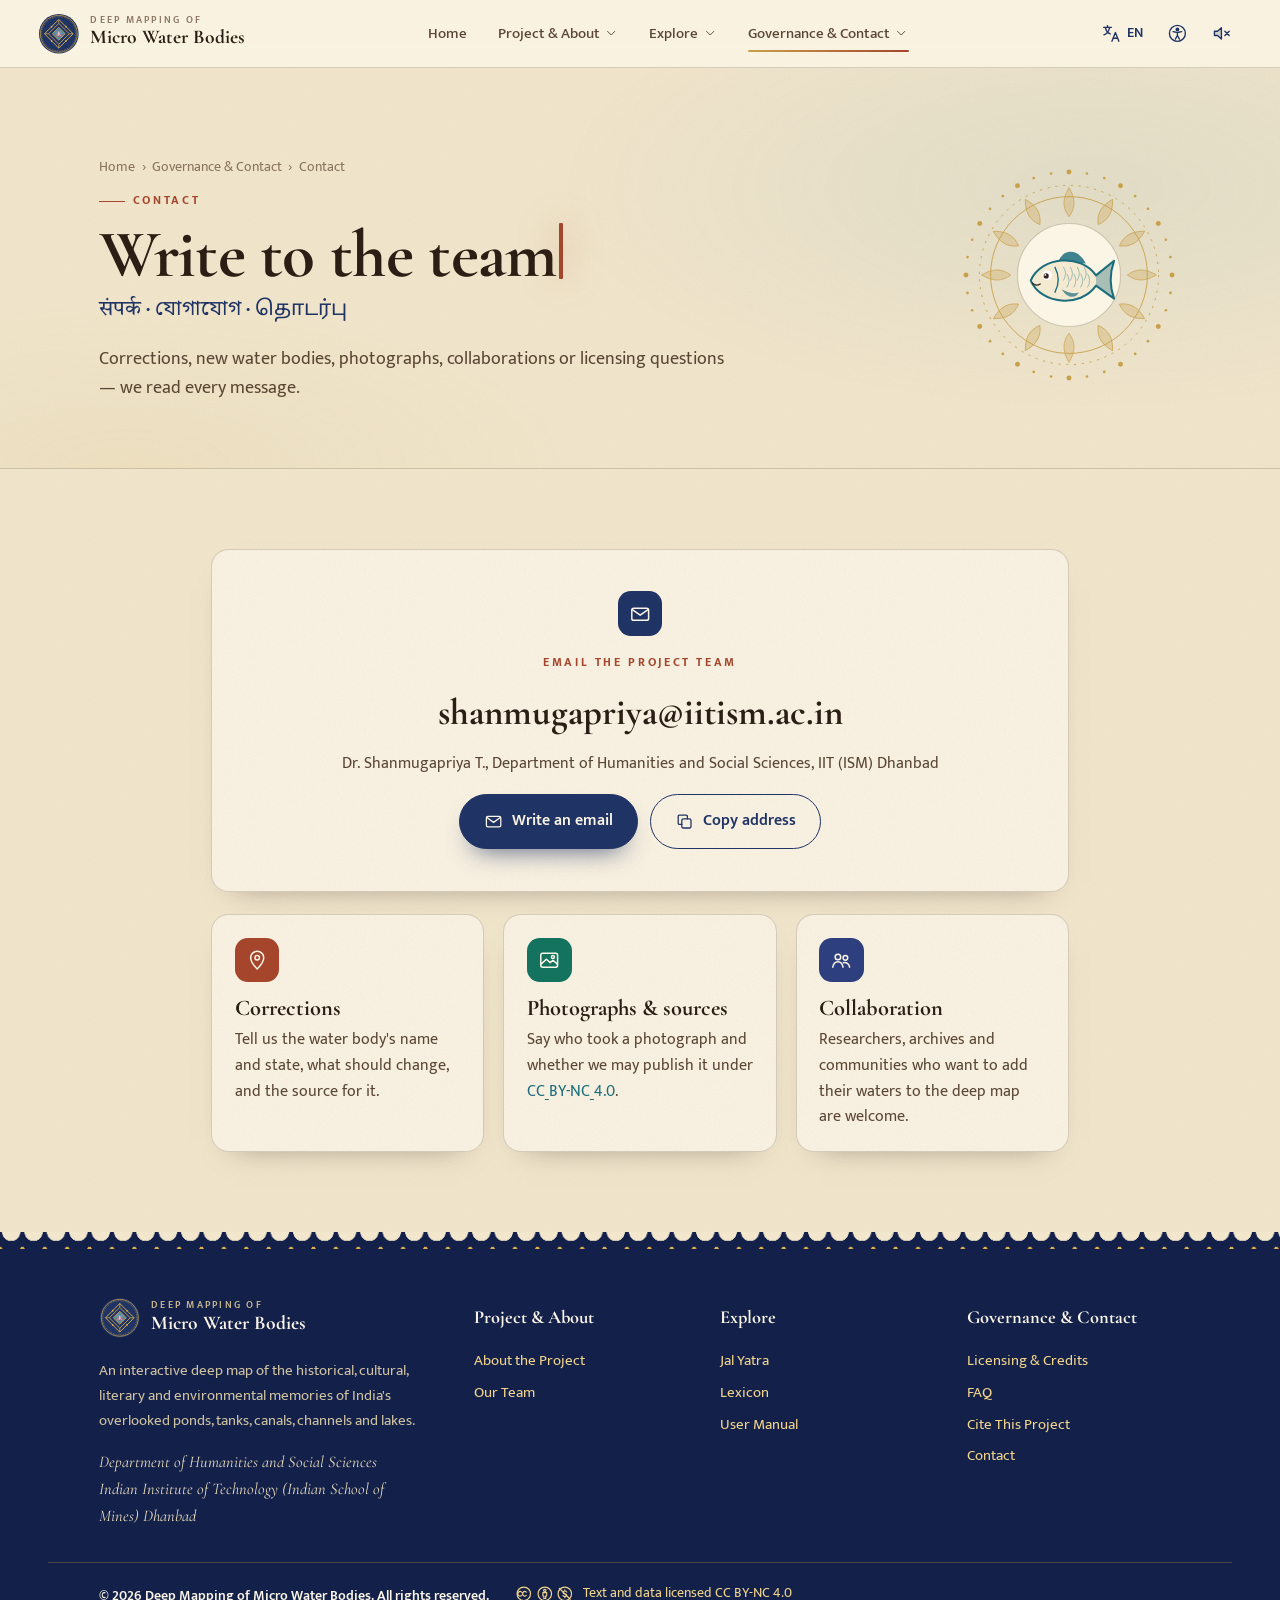
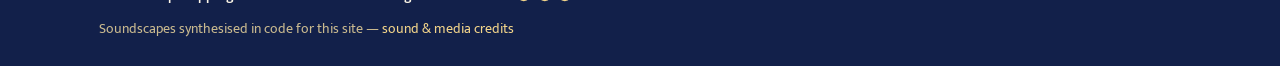
<file: contact.html>
<!DOCTYPE html>
<html lang="en">
<head>
  <meta charset="UTF-8">
  <meta name="viewport" content="width=device-width, initial-scale=1, viewport-fit=cover">
  <title>Contact · Deep Mapping of Micro Water Bodies</title>
  <meta name="description" content="Contact the Deep Mapping of Micro Water Bodies team at IIT (ISM) Dhanbad.">
  <meta property="og:title" content="Contact · Deep Mapping of Micro Water Bodies">
  <meta property="og:description" content="Contact the Deep Mapping of Micro Water Bodies team at IIT (ISM) Dhanbad.">
  <meta name="theme-color" content="#1f3364">
  <script src="prefs.js"></script>
  <link rel="preconnect" href="https://fonts.googleapis.com">
  <link rel="preconnect" href="https://fonts.gstatic.com" crossorigin>
  <link rel="stylesheet" href="https://fonts.googleapis.com/css2?family=Cormorant+Garamond:ital,wght@0,500;0,600;0,700;1,500;1,600&family=Mukta:wght@300;400;500;600;700&family=Tiro+Devanagari+Hindi&family=Noto+Sans+Bengali:wght@400;600&family=Noto+Sans+Oriya:wght@400;600&family=Noto+Sans+Gujarati:wght@400;600&family=Noto+Sans+Tamil:wght@400;600&family=Noto+Sans+Ol+Chiki&display=swap">
  <link rel="stylesheet" href="style.css">
  <link rel="stylesheet" href="site.css">
  <link rel="icon" href="logo.svg" type="image/svg+xml">
</head>
<body class="page" data-page="contact">
  <header id="site-header"></header>
  <main id="main">
<section class="phero">
  <div class="wrap">
    <div>
      <nav class="crumbs" aria-label="Breadcrumb"><a href="index.html">Home</a><span>Governance &amp; Contact</span><span>Contact</span></nav>
      <span class="eyebrow">Contact</span>
      <h1>Write to the team</h1>
      <div class="sub">संपर्क · যোগাযোগ · தொடர்பு</div>
      <p class="lead">Corrections, new water bodies, photographs, collaborations or licensing questions — we read every message.</p>
    </div>
    <div class="ripple-art" data-art="fish"></div>
  </div>
</section>
<section class="sec">
  <div class="wrap contact-one">
    <div class="card mail-card rv">
      <span class="ic-tile" data-ui-ico="mail" style="--c:var(--neel)"></span>
      <span class="eyebrow">Email the project team</span>
      <span class="addr notranslate" id="mailAddr">shanmugapriya@iitism.ac.in</span>
      <p>Dr. Shanmugapriya T., Department of Humanities and Social Sciences, IIT (ISM) Dhanbad</p>
      <div class="row" style="margin-top:1.1rem"><a class="btn" href="mailto:shanmugapriya@iitism.ac.in"><span data-ui-ico="mail"></span>Write an email</a><button class="btn ghost" data-copy="shanmugapriya@iitism.ac.in"><span data-ui-ico="copy"></span>Copy address</button></div>
    </div>
    <div class="grid g3">
      <div class="card rv" style="--c:var(--terracotta)"><span class="ic-tile" data-ui-ico="pin2"></span><h3>Corrections</h3><p>Tell us the water body's name and state, what should change, and the source for it.</p></div>
      <div class="card rv" style="--c:var(--peacock)"><span class="ic-tile" data-ui-ico="image"></span><h3>Photographs &amp; sources</h3><p>Say who took a photograph and whether we may publish it under <a href="licensing.html">CC BY-NC 4.0</a>.</p></div>
      <div class="card rv" style="--c:var(--lit)"><span class="ic-tile" data-ui-ico="team"></span><h3>Collaboration</h3><p>Researchers, archives and communities who want to add their waters to the deep map are welcome.</p></div>
    </div>
  </div>
</section>
  </main>
  <footer id="site-footer"></footer>
  <script src="icons.js"></script>
  <script src="sound.js"></script>
  <script src="site.js"></script>
</body>
</html>
</file>
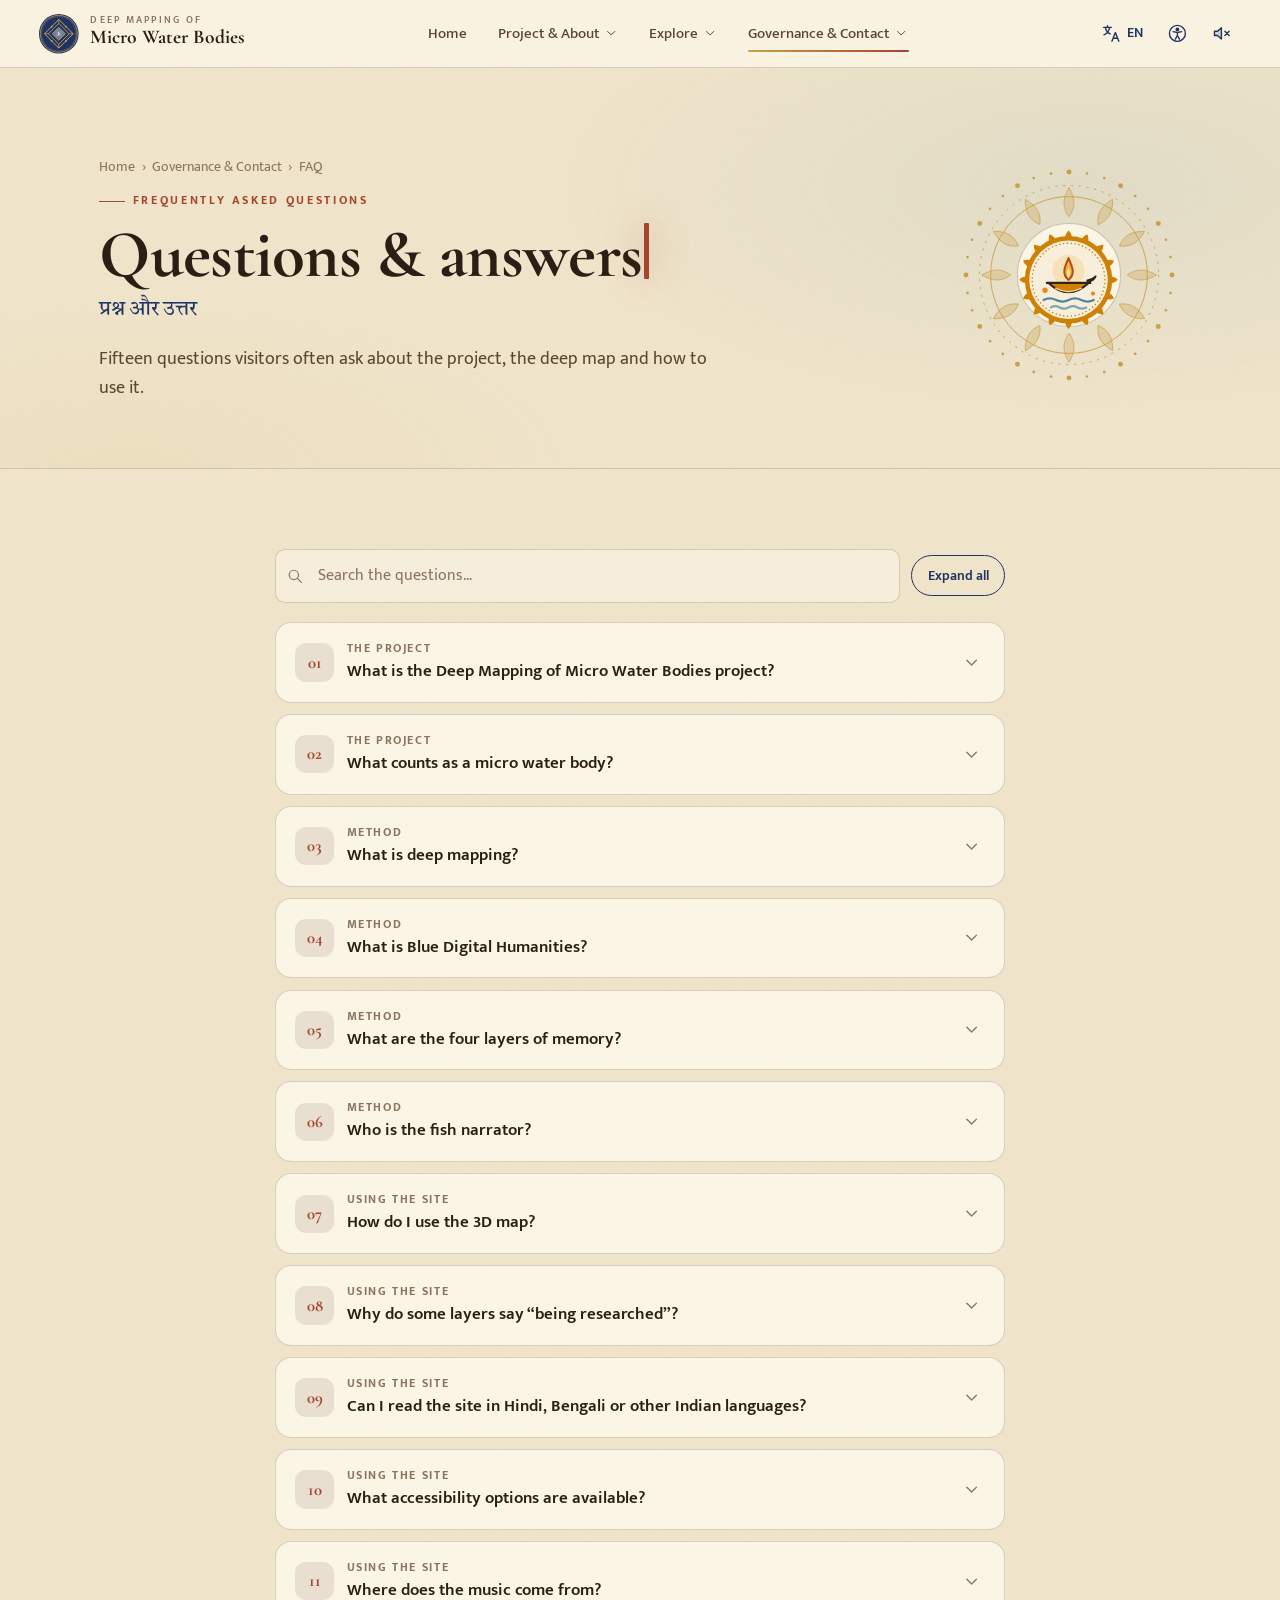
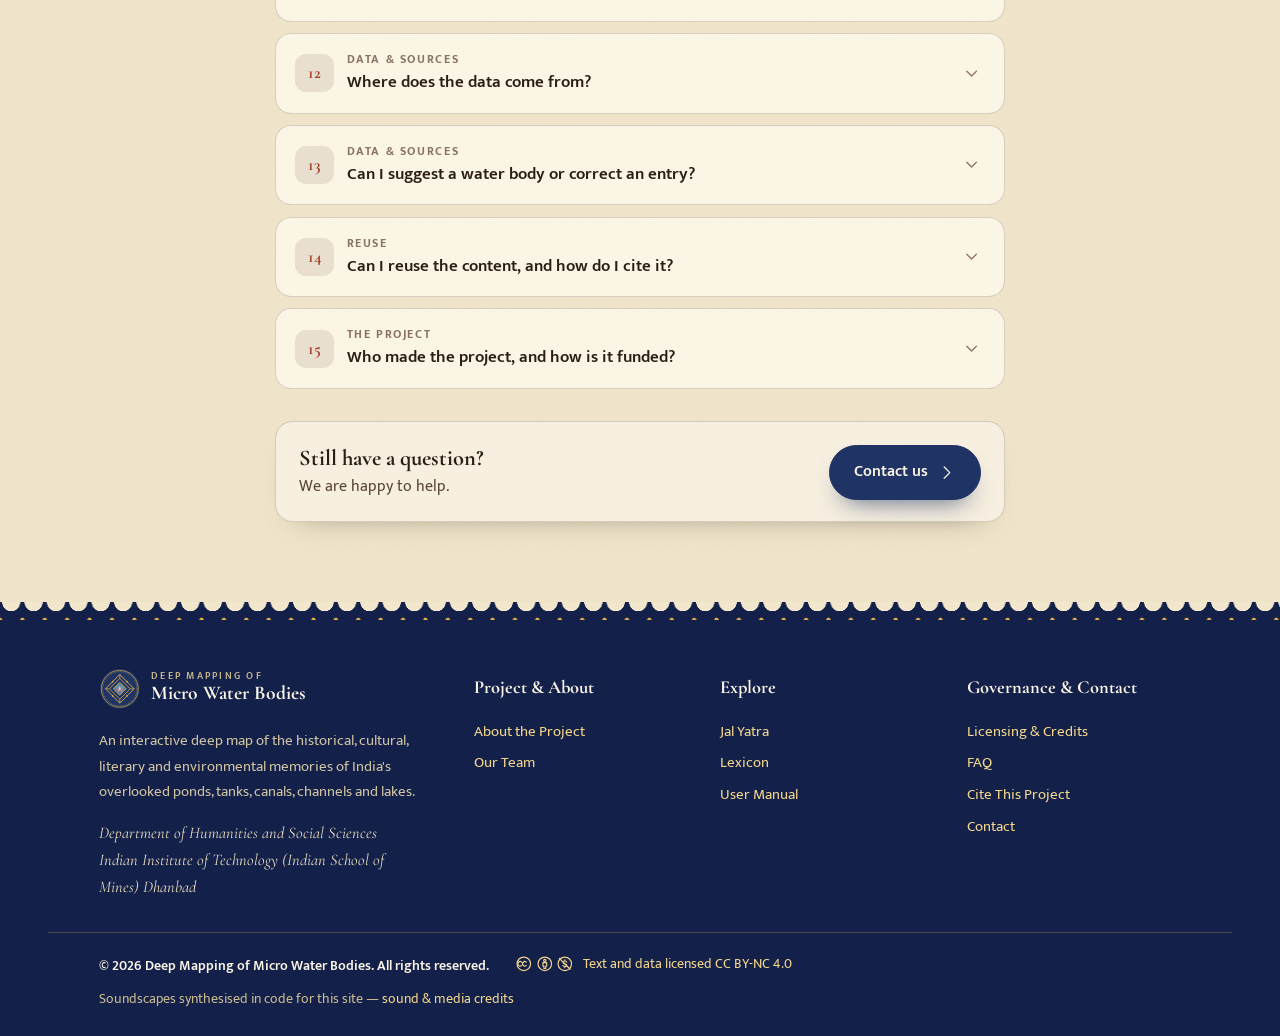
<file: faq.html>
<!DOCTYPE html>
<html lang="en">
<head>
  <meta charset="UTF-8">
  <meta name="viewport" content="width=device-width, initial-scale=1, viewport-fit=cover">
  <title>FAQ · Deep Mapping of Micro Water Bodies</title>
  <meta name="description" content="Fifteen frequently asked questions about the Deep Mapping of Micro Water Bodies project, its method, data, languages, accessibility and reuse.">
  <meta property="og:title" content="FAQ · Deep Mapping of Micro Water Bodies">
  <meta property="og:description" content="Fifteen frequently asked questions about the Deep Mapping of Micro Water Bodies project, its method, data, languages, accessibility and reuse.">
  <meta name="theme-color" content="#1f3364">
  <script src="prefs.js"></script>
  <link rel="preconnect" href="https://fonts.googleapis.com">
  <link rel="preconnect" href="https://fonts.gstatic.com" crossorigin>
  <link rel="stylesheet" href="https://fonts.googleapis.com/css2?family=Cormorant+Garamond:ital,wght@0,500;0,600;0,700;1,500;1,600&family=Mukta:wght@300;400;500;600;700&family=Tiro+Devanagari+Hindi&family=Noto+Sans+Bengali:wght@400;600&family=Noto+Sans+Oriya:wght@400;600&family=Noto+Sans+Gujarati:wght@400;600&family=Noto+Sans+Tamil:wght@400;600&family=Noto+Sans+Ol+Chiki&display=swap">
  <link rel="stylesheet" href="style.css">
  <link rel="stylesheet" href="site.css">
  <link rel="icon" href="logo.svg" type="image/svg+xml">
</head>
<body class="page" data-page="faq">
  <header id="site-header"></header>
  <main id="main">
<section class="phero">
  <div class="wrap">
    <div>
      <nav class="crumbs" aria-label="Breadcrumb"><a href="index.html">Home</a><span>Governance &amp; Contact</span><span>FAQ</span></nav>
      <span class="eyebrow">Frequently asked questions</span>
      <h1>Questions &amp; answers</h1>
      <div class="sub">प्रश्न और उत्तर</div>
      <p class="lead">Fifteen questions visitors often ask about the project, the deep map and how to use it.</p>
    </div>
    <div class="ripple-art" data-art="cultural"></div>
  </div>
</section>
<section class="sec">
  <div class="wrap narrow" style="max-width:52rem">
    <div class="faq-tools">
      <label class="search"><span data-ui-ico="search"></span><input id="fq" type="search" placeholder="Search the questions…" aria-label="Search the FAQ"></label>
      <button class="btn ghost sm" id="faqAll" aria-pressed="false">Expand all</button>
    </div>
    <div class="faq" id="faq">
    <details class="rv" id="q1"><summary><span class="n">01</span><span><span class="cat">The project</span>What is the Deep Mapping of Micro Water Bodies project?</span><span data-ui-ico="chevron"></span></summary><div class="ans"><p>It is an interactive deep map of India's small, often overlooked water bodies — ponds, kunds, tanks, canals, channels and lakes. Each one is documented through four layers of memory: historical, cultural, literary and environmental. The project is based in the Department of Humanities and Social Sciences at IIT (ISM) Dhanbad.</p></div></details>
    <details class="rv" id="q2"><summary><span class="n">02</span><span><span class="cat">The project</span>What counts as a micro water body?</span><span data-ui-ico="chevron"></span></summary><div class="ans"><p>We use the term for small, local water bodies situated within a district or region and culturally significant to the people around them: channels, canals, check dams, weirs, rivulets, ponds and tanks. They gather water across the landscape and feed the large rivers, dams and lakes that usually receive all the attention.</p></div></details>
    <details class="rv" id="q3"><summary><span class="n">03</span><span><span class="cat">Method</span>What is deep mapping?</span><span data-ui-ico="chevron"></span></summary><div class="ans"><p>Deep mapping is a layered way of describing a place. The term comes from William Least Heat-Moon's <em>PrairyErth</em>, which borrowed the anthropologist Clifford Geertz's idea of <em>thick description</em>. Instead of plotting a single point, a deep map gathers history, memory, story, ritual and ecology so that many perspectives sit together.</p></div></details>
    <details class="rv" id="q4"><summary><span class="n">04</span><span><span class="cat">Method</span>What is Blue Digital Humanities?</span><span data-ui-ico="chevron"></span></summary><div class="ans"><p>Blue Humanities studies water — oceans, rivers, wetlands — as a cultural and historical presence. Blue Digital Humanities does this with digital tools. This project is among the first Blue DH projects from India and one of the few to focus on micro water bodies rather than oceans and rivers.</p></div></details>
    <details class="rv" id="q5"><summary><span class="n">05</span><span><span class="cat">Method</span>What are the four layers of memory?</span><span data-ui-ico="chevron"></span></summary><div class="ans"><p><b>Historical</b>: the water body's origins and past significance. <b>Cultural</b>: how it is used today for ritual, religion and community life. <b>Literary</b>: how it appears in fiction, poetry, travel writing and local storytelling. <b>Environmental</b>: the pollution, siltation and neglect it now faces.</p></div></details>
    <details class="rv" id="q6"><summary><span class="n">06</span><span><span class="cat">Method</span>Who is the fish narrator?</span><span data-ui-ico="chevron"></span></summary><div class="ans"><p>Four Indian fish narrate the four layers. An aged golden <b>mahseer</b> with white whiskers and spectacles tells the history; a <b>rohu</b> dressed like a Bengali wedding fish, with turmeric, alpana, a marigold garland and a nath, tells the culture; a scholarly <b>hilsa</b> with a quill and palm-leaf pothi tells the literature; and a distressed <b>magur</b> catfish in murky water tells the environmental story. Together they remind us of the memories water shares with other species, which the project has yet to record.</p></div></details>
    <details class="rv" id="q7"><summary><span class="n">07</span><span><span class="cat">Using the site</span>How do I use the 3D map?</span><span data-ui-ico="chevron"></span></summary><div class="ans"><p>Open <a href="map.html">the 3D map</a>. It always opens in 3D, and the <b>3D / 2D</b> button on the right turns it into a flat map whenever you like. Click a kalash pin or a raised state to fly into it, then click a water-body medallion to open its folio and choose one of the four fish narrators to read that layer. Drag to move, scroll to zoom, and right-drag or Ctrl + drag to tilt and rotate. <a href="explore.html">Jal Yatra</a> lets you browse everything as cards, and the <a href="user-manual.html">User Manual</a> walks through every feature with pictures.</p></div></details>
    <details class="rv" id="q8"><summary><span class="n">08</span><span><span class="cat">Using the site</span>Why do some layers say “being researched”?</span><span data-ui-ico="chevron"></span></summary><div class="ans"><p>Digital information about micro water bodies is scarce and uneven. Where a layer has not been written yet, the folio says so and lists any sources gathered so far. The ring around each map marker shows which layers are complete, which have sources only and which are still pending.</p></div></details>
    <details class="rv" id="q9"><summary><span class="n">09</span><span><span class="cat">Using the site</span>Can I read the site in Hindi, Bengali or other Indian languages?</span><span data-ui-ico="chevron"></span></summary><div class="ans"><p>Yes. Use the language button (文A) at the top of any page and choose Hindi, Bengali, Gujarati, Odia, Tamil, Bhojpuri, Maithili or Santali. The page reopens translated by Google Translate, and the links you follow stay in that language; choose English to return to the original. This is machine translation, so names and scripts of water bodies stay in their original form. Translation works on the published website only, because Google can translate public pages only.</p></div></details>
    <details class="rv" id="q10"><summary><span class="n">10</span><span><span class="cat">Using the site</span>What accessibility options are available?</span><span data-ui-ico="chevron"></span></summary><div class="ans"><p>The accessibility button in the header lets you enlarge text up to 140%, switch between light, dark and automatic appearance, turn on high contrast, reduce motion, use a highly readable font and underline every link. Everything works with the keyboard, and your choices are remembered on your device.</p></div></details>
    <details class="rv" id="q11"><summary><span class="n">11</span><span><span class="cat">Using the site</span>Where does the music come from?</span><span data-ui-ico="chevron"></span></summary><div class="ans"><p>The site has a theme and five water-body soundscapes (lake, pond, kund, canal and river), generated live in your browser in the style of the tanpura, bansuri, santoor, ektara and temple bells. No audio files are downloaded. Sound is off when you arrive: press the speaker button to switch it on, and press it again whenever you want silence. See the <a href="licensing.html#sound">sound credits</a>.</p></div></details>
    <details class="rv" id="q12"><summary><span class="n">12</span><span><span class="cat">Data &amp; sources</span>Where does the data come from?</span><span data-ui-ico="chevron"></span></summary><div class="ans"><p>Each team member collected data from their native or nearby regions. Sources are openly available: Wikipedia, travel blogs, community websites, social media, news reports and research papers. Every layer links to the sources it draws on so you can read further.</p></div></details>
    <details class="rv" id="q13"><summary><span class="n">13</span><span><span class="cat">Data &amp; sources</span>Can I suggest a water body or correct an entry?</span><span data-ui-ico="chevron"></span></summary><div class="ans"><p>Please do. Write to us through the <a href="contact.html">contact page</a> with the name and location of the water body, what you know about it, and any sources or photographs you can share with permission. Corrections, credits and removal requests are always welcome.</p></div></details>
    <details class="rv" id="q14"><summary><span class="n">14</span><span><span class="cat">Reuse</span>Can I reuse the content, and how do I cite it?</span><span data-ui-ico="chevron"></span></summary><div class="ans"><p>The project's text and data are licensed under <a href="licensing.html">CC BY-NC 4.0</a>: you may share and adapt them for non-commercial purposes with credit. The <a href="cite.html">citation page</a> gives ready-made references in MLA, APA, Chicago, Harvard, IEEE, BibTeX and RIS, including citations for a single water body.</p></div></details>
    <details class="rv" id="q15"><summary><span class="n">15</span><span><span class="cat">The project</span>Who made the project, and how is it funded?</span><span data-ui-ico="chevron"></span></summary><div class="ans"><p>The project is made by Shanmugapriya T., Simran Bhimjyani, Simanta Nandi and Aditya Kumar in the Department of Humanities and Social Sciences, IIT (ISM) Dhanbad. It is a non-commercial academic initiative built with open tools and hosted for free on GitHub Pages. <a href="team.html">Meet the team</a>.</p></div></details>
    </div>
    <p class="empty-s" id="faqNone" hidden>No question matches your search. <a href="contact.html">Ask us directly</a>.</p>
    <div class="card" style="margin-top:2rem;display:flex;flex-wrap:wrap;gap:1rem;align-items:center;justify-content:space-between"><div><h3 style="margin:0 0 .2rem">Still have a question?</h3><p>We are happy to help.</p></div><a class="btn" href="contact.html">Contact us <span data-ui-ico="next"></span></a></div>
  </div>
</section>
  </main>
  <footer id="site-footer"></footer>
  <script src="icons.js"></script>
  <script src="sound.js"></script>
  <script src="site.js"></script>
  <script src="faq.js"></script>
</body>
</html>
</file>
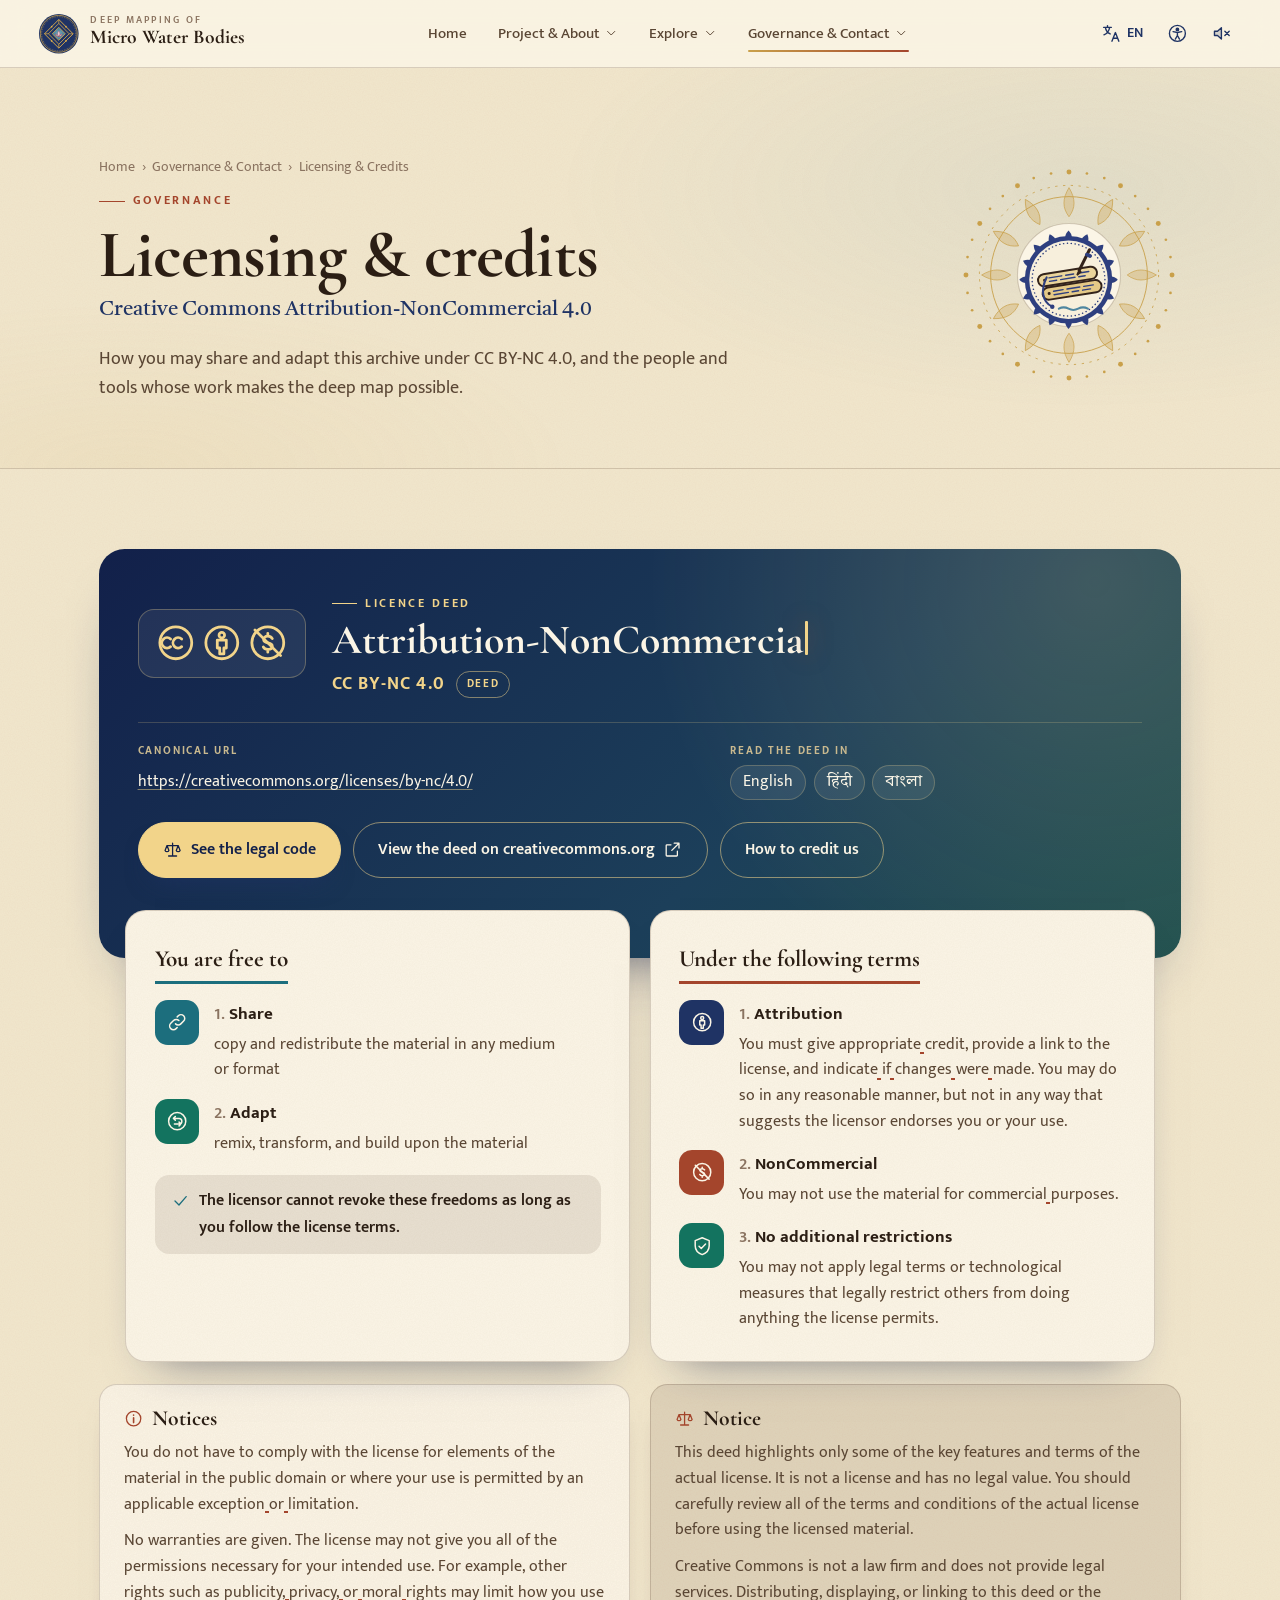
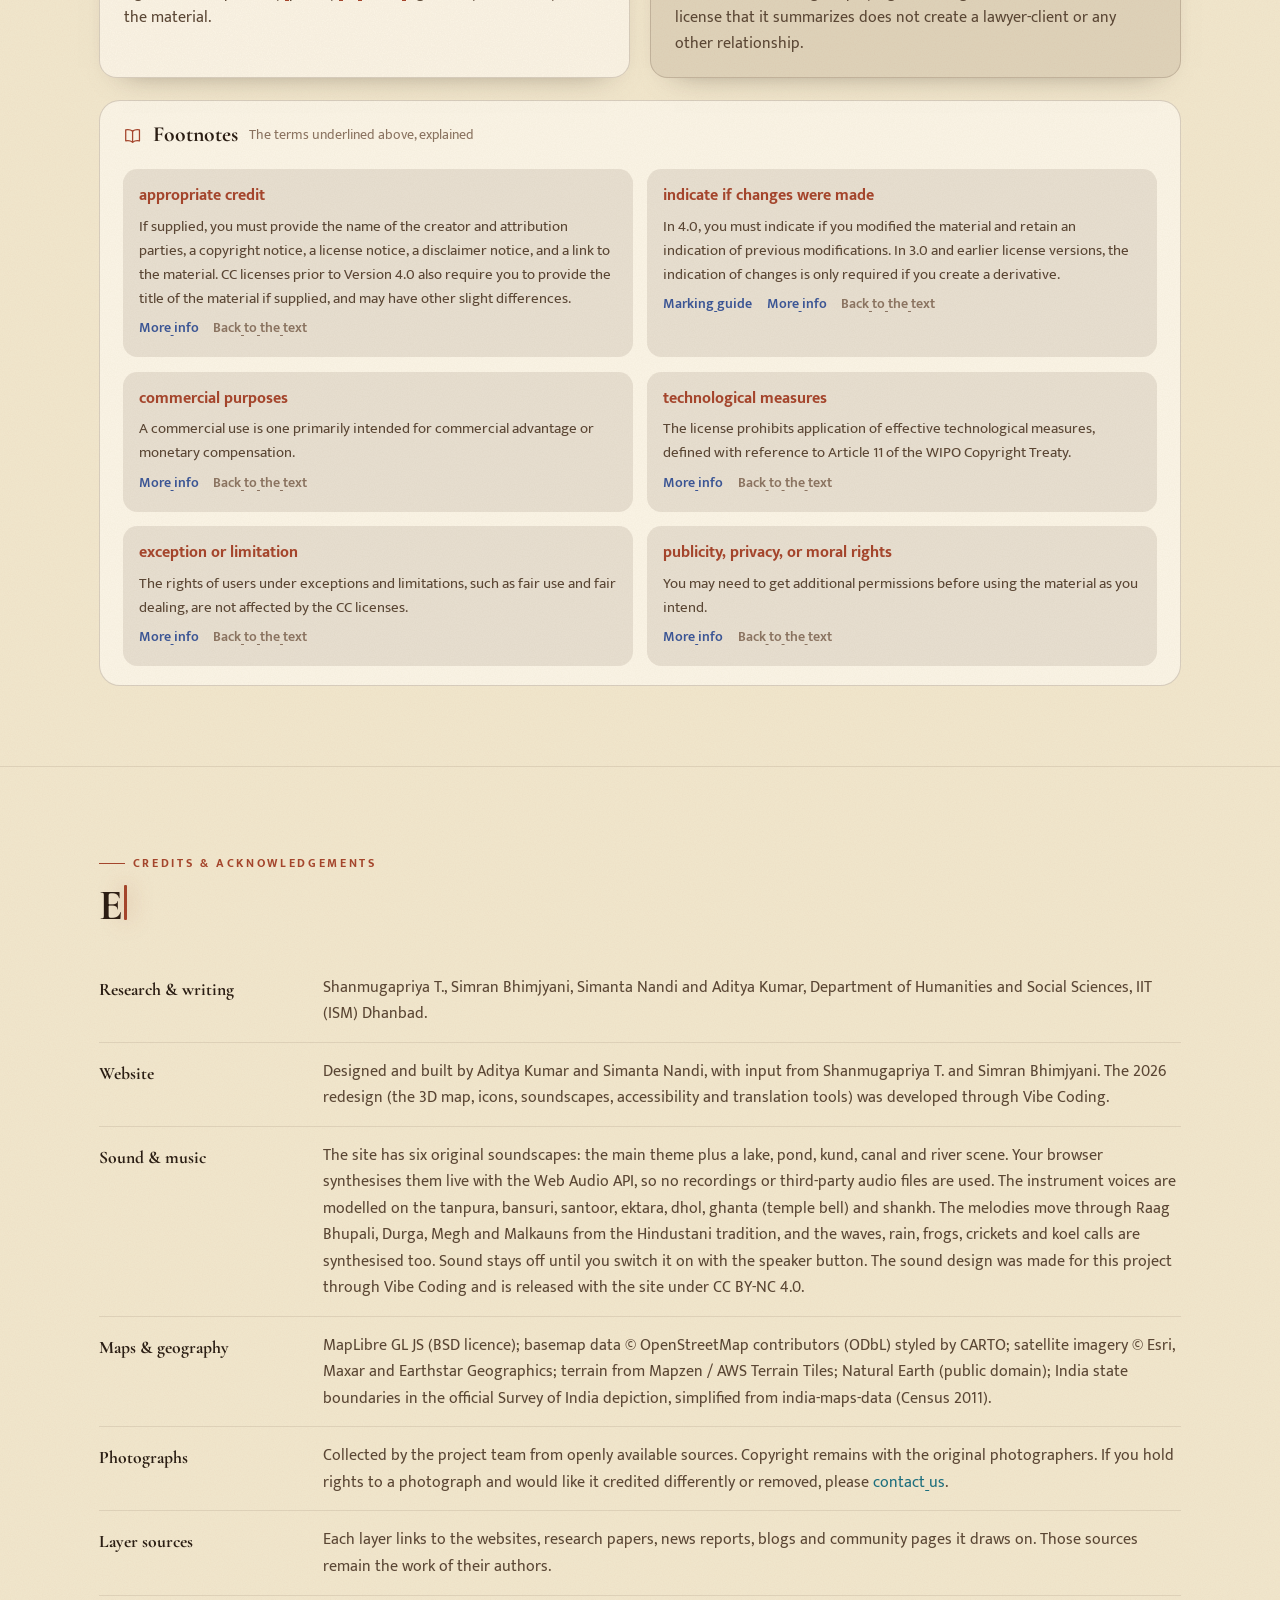
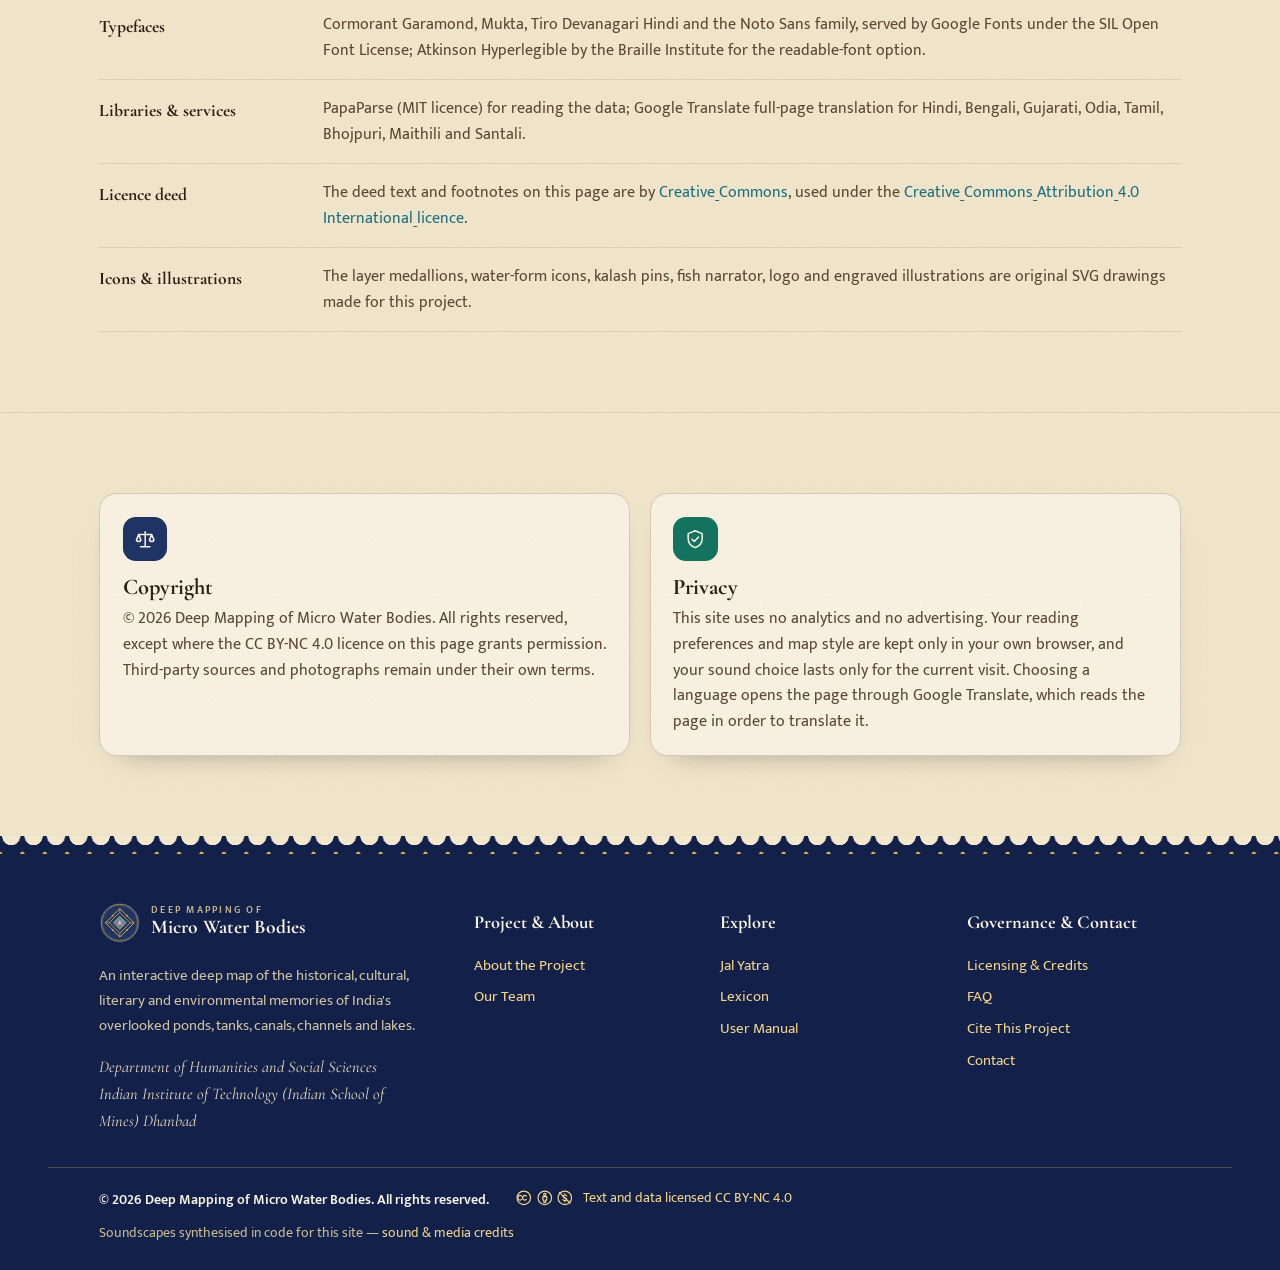
<file: licensing.html>
<!DOCTYPE html>
<html lang="en">
<head>
  <meta charset="UTF-8">
  <meta name="viewport" content="width=device-width, initial-scale=1, viewport-fit=cover">
  <title>Licensing & Credits · Deep Mapping of Micro Water Bodies</title>
  <meta name="description" content="The Deep Mapping of Micro Water Bodies archive is published under CC BY-NC 4.0. Licence terms, community knowledge, credits for maps, photographs, fonts and soundscapes.">
  <meta property="og:title" content="Licensing & Credits · Deep Mapping of Micro Water Bodies">
  <meta property="og:description" content="The Deep Mapping of Micro Water Bodies archive is published under CC BY-NC 4.0. Licence terms, community knowledge, credits for maps, photographs, fonts and soundscapes.">
  <meta name="theme-color" content="#1f3364">
  <script src="prefs.js"></script>
  <link rel="preconnect" href="https://fonts.googleapis.com">
  <link rel="preconnect" href="https://fonts.gstatic.com" crossorigin>
  <link rel="stylesheet" href="https://fonts.googleapis.com/css2?family=Cormorant+Garamond:ital,wght@0,500;0,600;0,700;1,500;1,600&family=Mukta:wght@300;400;500;600;700&family=Tiro+Devanagari+Hindi&family=Noto+Sans+Bengali:wght@400;600&family=Noto+Sans+Oriya:wght@400;600&family=Noto+Sans+Gujarati:wght@400;600&family=Noto+Sans+Tamil:wght@400;600&family=Noto+Sans+Ol+Chiki&display=swap">
  <link rel="stylesheet" href="style.css">
  <link rel="stylesheet" href="site.css">
  <link rel="icon" href="logo.svg" type="image/svg+xml">
</head>
<body class="page" data-page="licensing">
  <header id="site-header"></header>
  <main id="main">
<section class="phero">
  <div class="wrap">
    <div>
      <nav class="crumbs" aria-label="Breadcrumb"><a href="index.html">Home</a><span>Governance &amp; Contact</span><span>Licensing &amp; Credits</span></nav>
      <span class="eyebrow">Governance</span>
      <h1>Licensing &amp; credits</h1>
      <div class="sub">Creative Commons Attribution-NonCommercial 4.0</div>
      <p class="lead">How you may share and adapt this archive under CC BY-NC 4.0, and the people and tools whose work makes the deep map possible.</p>
    </div>
    <div class="ripple-art" data-art="literary"></div>
  </div>
</section>

<section class="sec deed-sec" id="licence">
  <div class="wrap">
    <div class="deed-card rv">
      <div class="deed-top">
        <div class="cc-badge" aria-hidden="true"><span data-ui-ico="cc"></span><span data-ui-ico="by"></span><span data-ui-ico="nc"></span></div>
        <div class="deed-title">
          <span class="eyebrow">Licence deed</span>
          <h2>Attribution-NonCommercial 4.0 International</h2>
          <div class="deed-code"><b>CC BY-NC 4.0</b><span class="deed-tag">Deed</span></div>
        </div>
      </div>
      <div class="deed-meta">
        <div><span class="dm-k">Canonical URL</span><a href="https://creativecommons.org/licenses/by-nc/4.0/" target="_blank" rel="noopener license">https://creativecommons.org/licenses/by-nc/4.0/</a></div>
        <div><span class="dm-k">Read the deed in</span><span class="deed-langs"><a href="https://creativecommons.org/licenses/by-nc/4.0/deed.en" target="_blank" rel="noopener" hreflang="en">English</a><a href="https://creativecommons.org/licenses/by-nc/4.0/deed.hi" target="_blank" rel="noopener" hreflang="hi" class="deva">हिंदी</a><a href="https://creativecommons.org/licenses/by-nc/4.0/deed.bn" target="_blank" rel="noopener" hreflang="bn" class="beng">বাংলা</a></span></div>
      </div>
      <div class="row deed-btns"><a class="btn" href="https://creativecommons.org/licenses/by-nc/4.0/legalcode.en" target="_blank" rel="noopener license"><span data-ui-ico="scale"></span>See the legal code</a><a class="btn ghost" href="https://creativecommons.org/licenses/by-nc/4.0/deed.en" target="_blank" rel="noopener">View the deed on creativecommons.org <span data-ui-ico="external"></span></a><a class="btn ghost" href="cite.html">How to credit us</a></div>
    </div>

    <div class="deed-grid ov-up" data-zz>
      <div class="deed-col rv">
        <h3 class="deed-h"><span class="deed-pill free">You are free to</span></h3>
        <ol class="deed-list">
          <li><span class="ic-tile" data-ui-ico="link" style="--c:var(--teal)"></span><div><b>Share</b><p>copy and redistribute the material in any medium or format</p></div></li>
          <li><span class="ic-tile" data-ui-ico="remix" style="--c:var(--peacock)"></span><div><b>Adapt</b><p>remix, transform, and build upon the material</p></div></li>
        </ol>
        <p class="deed-note"><span data-ui-ico="check"></span>The licensor cannot revoke these freedoms as long as you follow the license terms.</p>
      </div>
      <div class="deed-col rv">
        <h3 class="deed-h"><span class="deed-pill terms">Under the following terms</span></h3>
        <ol class="deed-list">
          <li><span class="ic-tile" data-ui-ico="by" style="--c:var(--neel)"></span><div><b>Attribution</b><p>You must give <a class="fn" href="#fn-credit" id="src-credit">appropriate credit</a>, provide a link to the license, and <a class="fn" href="#fn-changes" id="src-changes">indicate if changes were made</a>. You may do so in any reasonable manner, but not in any way that suggests the licensor endorses you or your use.</p></div></li>
          <li><span class="ic-tile" data-ui-ico="nc" style="--c:var(--terracotta)"></span><div><b>NonCommercial</b><p>You may not use the material for <a class="fn" href="#fn-commercial" id="src-commercial">commercial purposes</a>.</p></div></li>
          <li><span class="ic-tile" data-ui-ico="shield" style="--c:var(--env)"></span><div><b>No additional restrictions</b><p>You may not apply legal terms or <a class="fn" href="#fn-tpm" id="src-tpm">technological measures</a> that legally restrict others from doing anything the license permits.</p></div></li>
        </ol>
      </div>
    </div>

    <div class="deed-grid" data-zz data-px-alt>
      <div class="card deed-box rv">
        <h3><span data-ui-ico="info"></span>Notices</h3>
        <p>You do not have to comply with the license for elements of the material in the public domain or where your use is permitted by an applicable <a class="fn" href="#fn-exception" id="src-exception">exception or limitation</a>.</p>
        <p>No warranties are given. The license may not give you all of the permissions necessary for your intended use. For example, other rights such as <a class="fn" href="#fn-rights" id="src-rights">publicity, privacy, or moral rights</a> may limit how you use the material.</p>
      </div>
      <div class="card deed-box muted rv">
        <h3><span data-ui-ico="scale"></span>Notice</h3>
        <p>This deed highlights only some of the key features and terms of the actual license. It is not a license and has no legal value. You should carefully review all of the terms and conditions of the actual license before using the licensed material.</p>
        <p>Creative Commons is not a law firm and does not provide legal services. Distributing, displaying, or linking to this deed or the license that it summarizes does not create a lawyer-client or any other relationship.</p>
      </div>
    </div>

    <details class="deed-fn rv" id="footnotes" open>
      <summary><span data-ui-ico="book"></span>Footnotes <small>The terms underlined above, explained</small></summary>
      <dl>
        <div id="fn-credit"><dt>appropriate credit</dt><dd>If supplied, you must provide the name of the creator and attribution parties, a copyright notice, a license notice, a disclaimer notice, and a link to the material. CC licenses prior to Version 4.0 also require you to provide the title of the material if supplied, and may have other slight differences.<span class="fn-links"><a href="https://wiki.creativecommons.org/License_Versions#Detailed_attribution_comparison_chart" target="_blank" rel="noopener">More info</a><a href="#src-credit" class="fn-back">Back to the text</a></span></dd></div>
        <div id="fn-changes"><dt>indicate if changes were made</dt><dd>In 4.0, you must indicate if you modified the material and retain an indication of previous modifications. In 3.0 and earlier license versions, the indication of changes is only required if you create a derivative.<span class="fn-links"><a href="https://wiki.creativecommons.org/Best_practices_for_attribution#This_is_a_good_attribution_for_material_you_modified_slightly" target="_blank" rel="noopener">Marking guide</a><a href="https://wiki.creativecommons.org/License_Versions#Modifications_and_adaptations_must_be_marked_as_such" target="_blank" rel="noopener">More info</a><a href="#src-changes" class="fn-back">Back to the text</a></span></dd></div>
        <div id="fn-commercial"><dt>commercial purposes</dt><dd>A commercial use is one primarily intended for commercial advantage or monetary compensation.<span class="fn-links"><a href="https://creativecommons.org/faq/#does-my-use-violate-the-noncommercial-clause-of-the-licenses" target="_blank" rel="noopener">More info</a><a href="#src-commercial" class="fn-back">Back to the text</a></span></dd></div>
        <div id="fn-tpm"><dt>technological measures</dt><dd>The license prohibits application of effective technological measures, defined with reference to Article 11 of the WIPO Copyright Treaty.<span class="fn-links"><a href="https://wiki.creativecommons.org/License_Versions#Application_of_effective_technological_measures_by_users_of_CC-licensed_works_prohibited" target="_blank" rel="noopener">More info</a><a href="#src-tpm" class="fn-back">Back to the text</a></span></dd></div>
        <div id="fn-exception"><dt>exception or limitation</dt><dd>The rights of users under exceptions and limitations, such as fair use and fair dealing, are not affected by the CC licenses.<span class="fn-links"><a href="https://creativecommons.org/faq/#do-creative-commons-licenses-affect-exceptions-and-limitations-to-copyright-such-as-fair-dealing-and-fair-use" target="_blank" rel="noopener">More info</a><a href="#src-exception" class="fn-back">Back to the text</a></span></dd></div>
        <div id="fn-rights"><dt>publicity, privacy, or moral rights</dt><dd>You may need to get additional permissions before using the material as you intend.<span class="fn-links"><a href="https://wiki.creativecommons.org/Considerations_for_licensors_and_licensees" target="_blank" rel="noopener">More info</a><a href="#src-rights" class="fn-back">Back to the text</a></span></dd></div>
      </dl>
    </details>
  </div>
</section>

<section class="sec" id="credits">
  <div class="wrap">
    <div class="sec-h rv"><span class="eyebrow">Credits &amp; acknowledgements</span><h2>Everyone the map depends on</h2></div>
    <div class="credit-list rv">
      <div class="cr"><b>Research &amp; writing</b><p>Shanmugapriya T., Simran Bhimjyani, Simanta Nandi and Aditya Kumar, Department of Humanities and Social Sciences, IIT (ISM) Dhanbad.</p></div>
      <div class="cr"><b>Website</b><p>Designed and built by Aditya Kumar and Simanta Nandi, with input from Shanmugapriya T. and Simran Bhimjyani. The 2026 redesign (the 3D map, icons, soundscapes, accessibility and translation tools) was developed through Vibe Coding.</p></div>
      <div class="cr" id="sound"><b>Sound &amp; music</b><p>The site has six original soundscapes: the main theme plus a lake, pond, kund, canal and river scene. Your browser synthesises them live with the Web Audio API, so no recordings or third-party audio files are used. The instrument voices are modelled on the tanpura, bansuri, santoor, ektara, dhol, ghanta (temple bell) and shankh. The melodies move through Raag Bhupali, Durga, Megh and Malkauns from the Hindustani tradition, and the waves, rain, frogs, crickets and koel calls are synthesised too. Sound stays off until you switch it on with the speaker button. The sound design was made for this project through Vibe Coding and is released with the site under CC BY-NC 4.0.</p></div>
      <div class="cr"><b>Maps &amp; geography</b><p>MapLibre GL JS (BSD licence); basemap data © OpenStreetMap contributors (ODbL) styled by CARTO; satellite imagery © Esri, Maxar and Earthstar Geographics; terrain from Mapzen / AWS Terrain Tiles; Natural Earth (public domain); India state boundaries in the official Survey of India depiction, simplified from india-maps-data (Census 2011).</p></div>
      <div class="cr"><b>Photographs</b><p>Collected by the project team from openly available sources. Copyright remains with the original photographers. If you hold rights to a photograph and would like it credited differently or removed, please <a href="contact.html">contact us</a>.</p></div>
      <div class="cr"><b>Layer sources</b><p>Each layer links to the websites, research papers, news reports, blogs and community pages it draws on. Those sources remain the work of their authors.</p></div>
      <div class="cr"><b>Typefaces</b><p>Cormorant Garamond, Mukta, Tiro Devanagari Hindi and the Noto Sans family, served by Google Fonts under the SIL Open Font License; Atkinson Hyperlegible by the Braille Institute for the readable-font option.</p></div>
      <div class="cr"><b>Libraries &amp; services</b><p>PapaParse (MIT licence) for reading the data; Google Translate full-page translation for Hindi, Bengali, Gujarati, Odia, Tamil, Bhojpuri, Maithili and Santali.</p></div>
      <div class="cr"><b>Licence deed</b><p>The deed text and footnotes on this page are by <a href="https://creativecommons.org/" target="_blank" rel="noopener">Creative Commons</a>, used under the <a href="https://creativecommons.org/licenses/by/4.0/" target="_blank" rel="noopener">Creative Commons Attribution 4.0 International licence</a>.</p></div>
      <div class="cr"><b>Icons &amp; illustrations</b><p>The layer medallions, water-form icons, kalash pins, fish narrator, logo and engraved illustrations are original SVG drawings made for this project.</p></div>
    </div>
  </div>
</section>

<section class="sec">
  <div class="wrap grid g2">
    <div class="card rv"><span class="ic-tile" data-ui-ico="scale" style="--c:var(--neel)"></span><h3>Copyright</h3><p>© 2026 Deep Mapping of Micro Water Bodies. All rights reserved, except where the CC BY-NC 4.0 licence on this page grants permission. Third-party sources and photographs remain under their own terms.</p></div>
    <div class="card rv"><span class="ic-tile" data-ui-ico="shield" style="--c:var(--peacock)"></span><h3>Privacy</h3><p>This site uses no analytics and no advertising. Your reading preferences and map style are kept only in your own browser, and your sound choice lasts only for the current visit. Choosing a language opens the page through Google Translate, which reads the page in order to translate it.</p></div>
  </div>
</section>
  </main>
  <footer id="site-footer"></footer>
  <script src="icons.js"></script>
  <script src="sound.js"></script>
  <script src="site.js"></script>
</body>
</html>
</file>
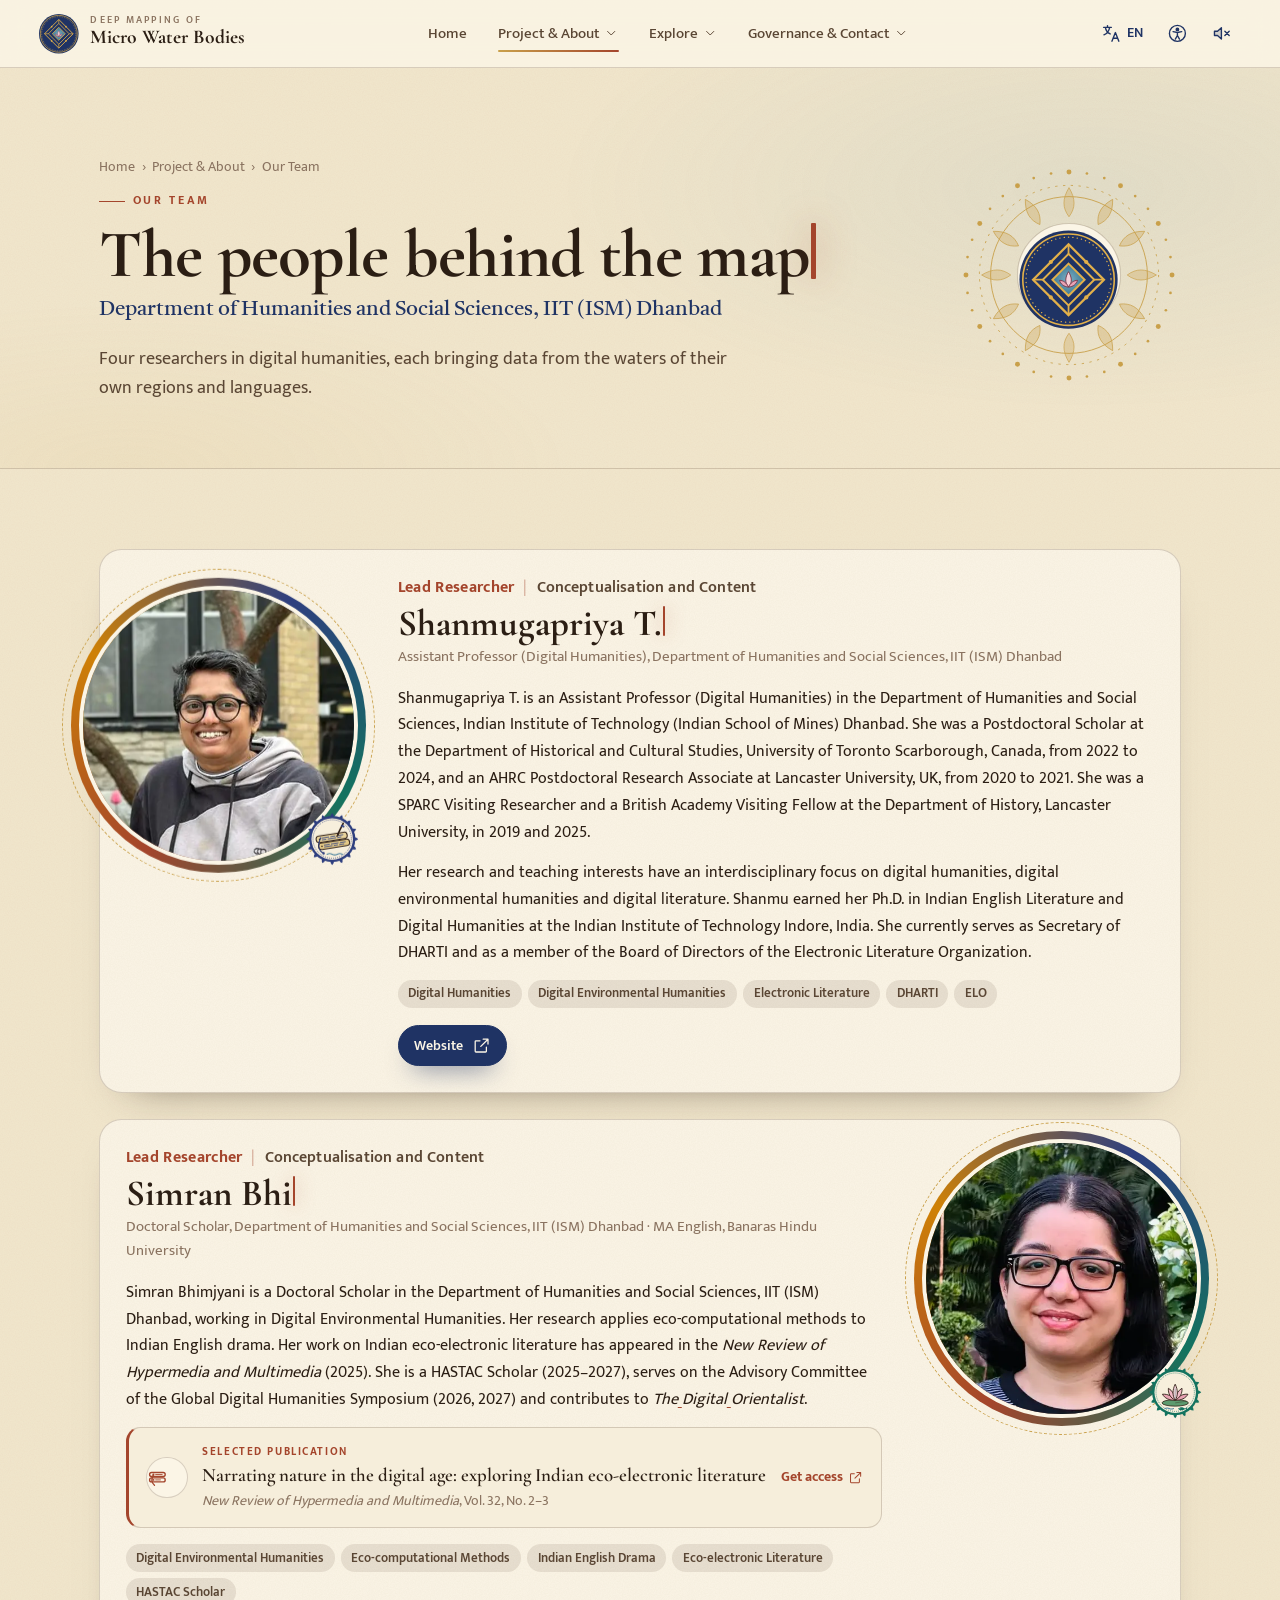
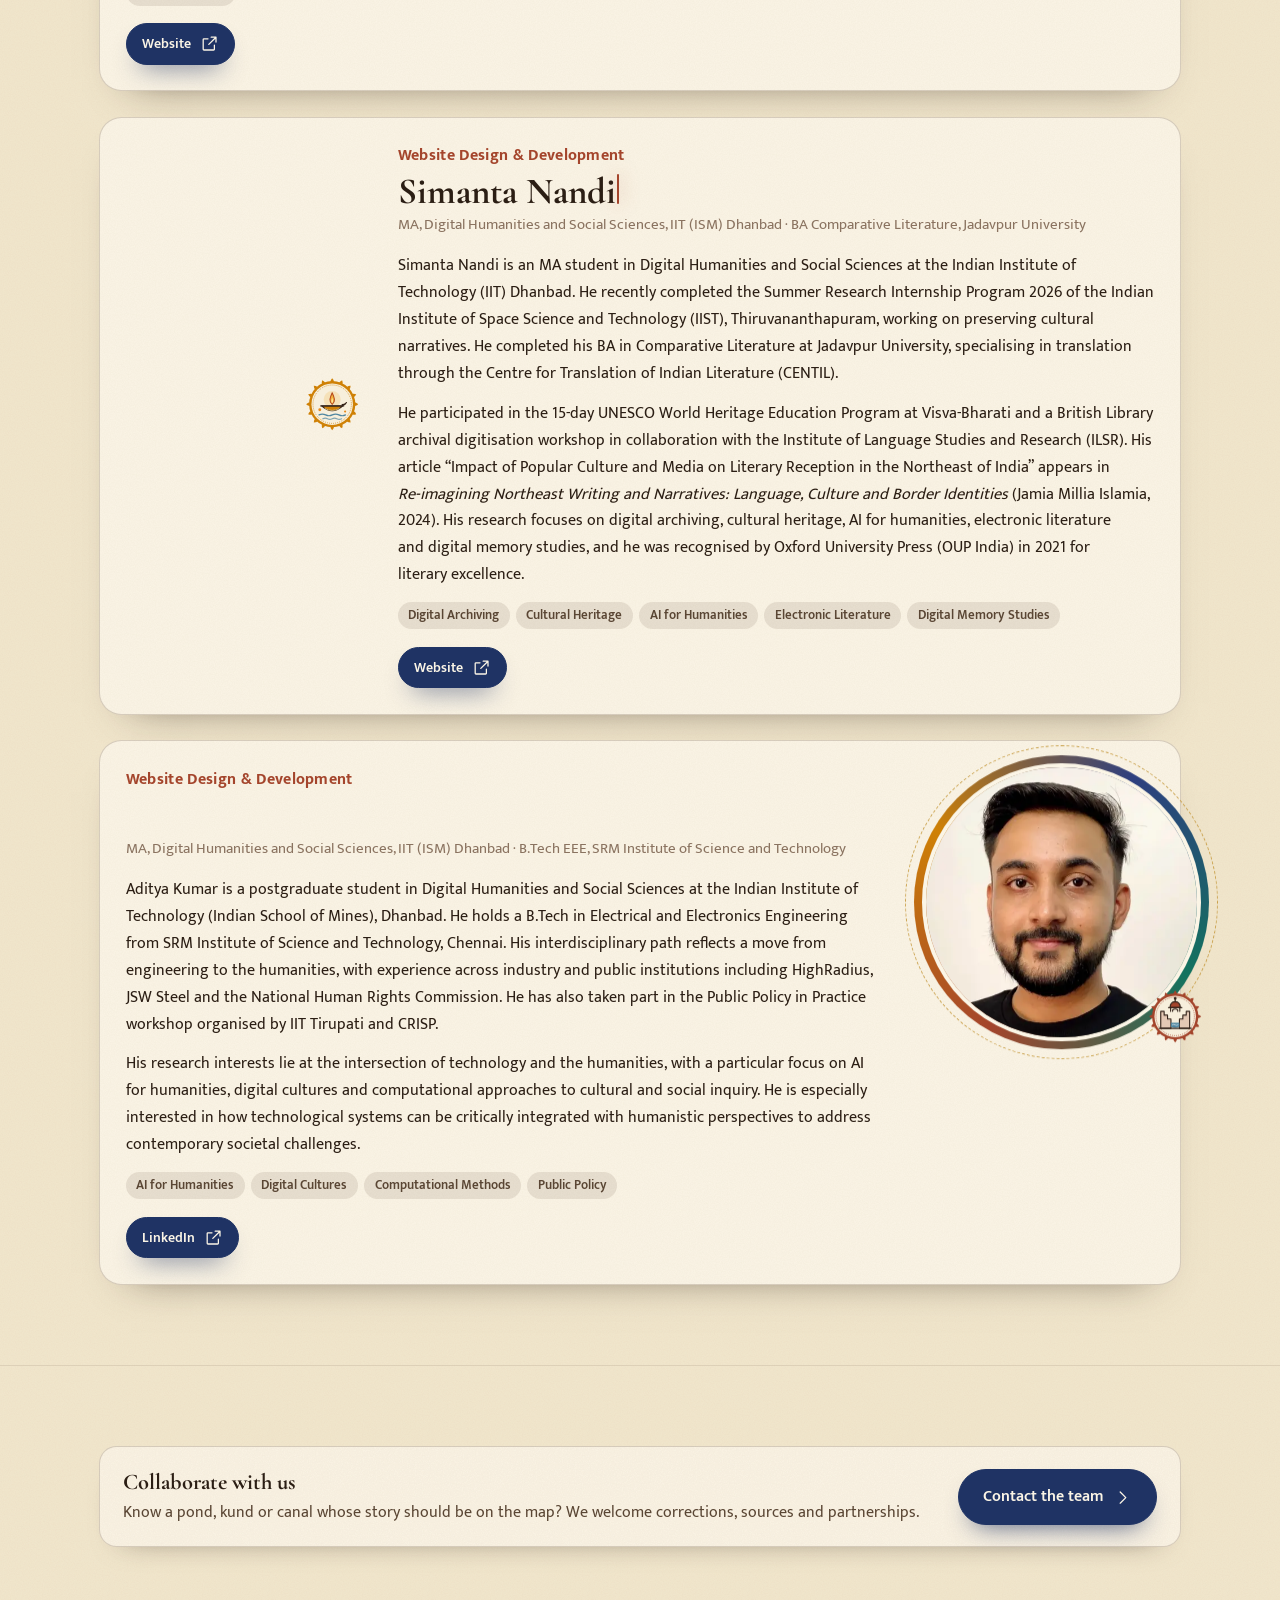
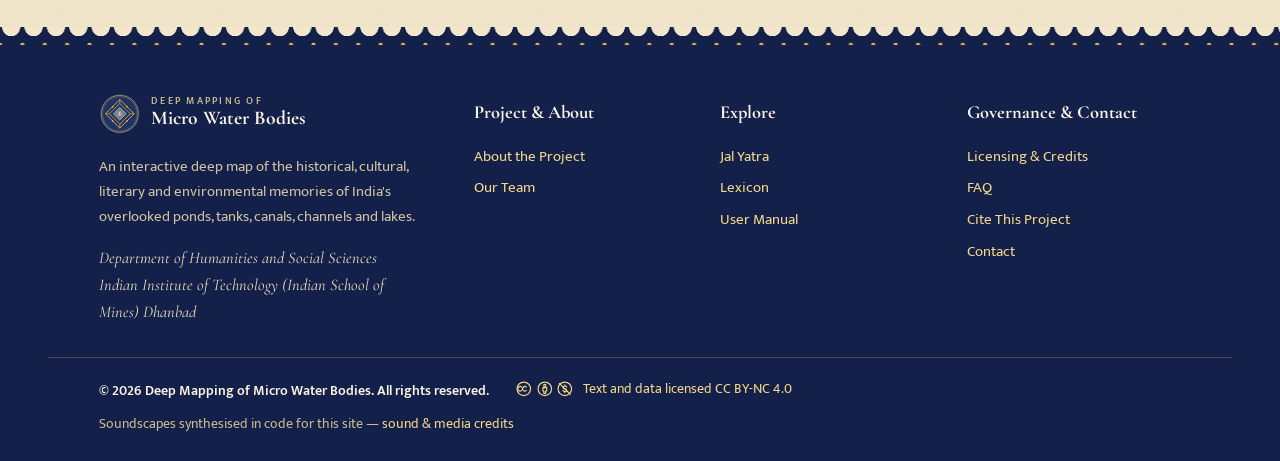
<file: team.html>
<!DOCTYPE html>
<html lang="en">
<head>
  <meta charset="UTF-8">
  <meta name="viewport" content="width=device-width, initial-scale=1, viewport-fit=cover">
  <title>Our Team · Deep Mapping of Micro Water Bodies</title>
  <meta name="description" content="The researchers behind the Deep Mapping of Micro Water Bodies project at IIT (ISM) Dhanbad.">
  <meta property="og:title" content="Our Team · Deep Mapping of Micro Water Bodies">
  <meta property="og:description" content="The researchers behind the Deep Mapping of Micro Water Bodies project at IIT (ISM) Dhanbad.">
  <meta name="theme-color" content="#1f3364">
  <script src="prefs.js"></script>
  <link rel="preconnect" href="https://fonts.googleapis.com">
  <link rel="preconnect" href="https://fonts.gstatic.com" crossorigin>
  <link rel="stylesheet" href="https://fonts.googleapis.com/css2?family=Cormorant+Garamond:ital,wght@0,500;0,600;0,700;1,500;1,600&family=Mukta:wght@300;400;500;600;700&family=Tiro+Devanagari+Hindi&family=Noto+Sans+Bengali:wght@400;600&family=Noto+Sans+Oriya:wght@400;600&family=Noto+Sans+Gujarati:wght@400;600&family=Noto+Sans+Tamil:wght@400;600&family=Noto+Sans+Ol+Chiki&display=swap">
  <link rel="stylesheet" href="style.css">
  <link rel="stylesheet" href="site.css">
  <link rel="icon" href="logo.svg" type="image/svg+xml">
</head>
<body class="page" data-page="team">
  <header id="site-header"></header>
  <main id="main">
<section class="phero">
  <div class="wrap">
    <div>
      <nav class="crumbs" aria-label="Breadcrumb"><a href="index.html">Home</a><span>Project &amp; About</span><span>Our Team</span></nav>
      <span class="eyebrow">Our team</span>
      <h1>The people behind the map</h1>
      <div class="sub">Department of Humanities and Social Sciences, IIT (ISM) Dhanbad</div>
      <p class="lead">Four researchers in digital humanities, each bringing data from the waters of their own regions and languages.</p>
    </div>
    <div class="ripple-art" data-art="logo"></div>
  </div>
</section>

<section class="sec">
  <div class="wrap team-grid" data-zz>
    <article class="member rv" id="shanmugapriya">
      <div class="portrait" data-px="up" data-px-amp="14"><div class="frame"><img src="shanmugapriya.webp" alt="Portrait of Shanmugapriya T." width="480" height="480" loading="eager"></div><span class="medal" data-medal="literary"></span></div>
      <div>
        <span class="role">Lead Researcher<span class="role-sep" aria-hidden="true">|</span><span class="role-sub">Conceptualisation and Content</span></span>
        <h2>Shanmugapriya T.</h2>
        <div class="aff">Assistant Professor (Digital Humanities), Department of Humanities and Social Sciences, IIT (ISM) Dhanbad</div>
        <div class="bio">
          <p>Shanmugapriya T. is an Assistant Professor (Digital Humanities) in the Department of Humanities and Social Sciences, Indian Institute of Technology (Indian School of Mines) Dhanbad. She was a Postdoctoral Scholar at the Department of Historical and Cultural Studies, University of Toronto Scarborough, Canada, from 2022 to 2024, and an AHRC Postdoctoral Research Associate at Lancaster University, UK, from 2020 to 2021. She was a SPARC Visiting Researcher and a British Academy Visiting Fellow at the Department of History, Lancaster University, in 2019 and 2025.</p>
          <p>Her research and teaching interests have an interdisciplinary focus on digital humanities, digital environmental humanities and digital literature. Shanmu earned her Ph.D. in Indian English Literature and Digital Humanities at the Indian Institute of Technology Indore, India. She currently serves as Secretary of DHARTI and as a member of the Board of Directors of the Electronic Literature Organization.</p>
        </div>
        <div class="tags"><span>Digital Humanities</span><span>Digital Environmental Humanities</span><span>Electronic Literature</span><span>DHARTI</span><span>ELO</span></div>
        <div class="row" style="margin-top:1.1rem"><a class="btn sm" href="https://shanmugapriya.com/" target="_blank" rel="noopener">Website <span data-ui-ico="external"></span></a></div>
      </div>
    </article>

    <article class="member rv" id="simran">
      <div class="portrait" data-px="up" data-px-amp="14"><div class="frame"><img src="simran.webp" alt="Portrait of Simran Bhimjyani" width="480" height="480" loading="lazy"></div><span class="medal" data-medal="environmental"></span></div>
      <div>
        <span class="role">Lead Researcher<span class="role-sep" aria-hidden="true">|</span><span class="role-sub">Conceptualisation and Content</span></span>
        <h2>Simran Bhimjyani</h2>
        <div class="aff">Doctoral Scholar, Department of Humanities and Social Sciences, IIT (ISM) Dhanbad · MA English, Banaras Hindu University</div>
        <div class="bio">
          <p>Simran Bhimjyani is a Doctoral Scholar in the Department of Humanities and Social Sciences, IIT (ISM) Dhanbad, working in Digital Environmental Humanities. Her research applies eco-computational methods to Indian English drama. Her work on Indian eco-electronic literature has appeared in the <em>New Review of Hypermedia and Multimedia</em> (2025). She is a HASTAC Scholar (2025–2027), serves on the Advisory Committee of the Global Digital Humanities Symposium (2026, 2027) and contributes to <a href="https://digitalorientalist.com/about-simran-bhimjyani/" target="_blank" rel="noopener"><em>The Digital Orientalist</em></a>.</p>
        </div>
        <a class="pub" href="https://share.google/wR5lXe1gkFhak6OJx" target="_blank" rel="noopener">
          <span class="pub-ico" data-ui-ico="lexicon" aria-hidden="true"></span>
          <span class="pub-body">
            <span class="pub-k">Selected publication</span>
            <span class="pub-t">Narrating nature in the digital age: exploring Indian eco-electronic literature</span>
            <span class="pub-j"><em>New Review of Hypermedia and Multimedia</em>, Vol. 32, No. 2–3</span>
          </span>
          <span class="pub-go">Get access <span data-ui-ico="external"></span></span>
        </a>
        <div class="tags"><span>Digital Environmental Humanities</span><span>Eco-computational Methods</span><span>Indian English Drama</span><span>Eco-electronic Literature</span><span>HASTAC Scholar</span></div>
        <div class="row" style="margin-top:1.1rem"><a class="btn sm" href="https://simran174-iitism.github.io/simranbhimjyani.in/" target="_blank" rel="noopener">Website <span data-ui-ico="external"></span></a></div>
      </div>
    </article>

    <article class="member rv" id="simanta">
      <div class="portrait" data-px="up" data-px-amp="14"><div class="frame"><img src="simanta.webp" alt="Portrait of Simanta Nandi" width="480" height="480" loading="lazy"></div><span class="medal" data-medal="cultural"></span></div>
      <div>
        <span class="role">Website Design &amp; Development</span>
        <h2>Simanta Nandi</h2>
        <div class="aff">MA, Digital Humanities and Social Sciences, IIT (ISM) Dhanbad · BA Comparative Literature, Jadavpur University</div>
        <div class="bio">
          <p>Simanta Nandi is an MA student in Digital Humanities and Social Sciences at the Indian Institute of Technology (IIT) Dhanbad. He recently completed the Summer Research Internship Program 2026 of the Indian Institute of Space Science and Technology (IIST), Thiruvananthapuram, working on preserving cultural narratives. He completed his BA in Comparative Literature at Jadavpur University, specialising in translation through the Centre for Translation of Indian Literature (CENTIL).</p>
          <p>He participated in the 15-day UNESCO World Heritage Education Program at Visva-Bharati and a British Library archival digitisation workshop in collaboration with the Institute of Language Studies and Research (ILSR). His article “Impact of Popular Culture and Media on Literary Reception in the Northeast of India” appears in <em>Re-imagining Northeast Writing and Narratives: Language, Culture and Border Identities</em> (Jamia Millia Islamia, 2024). His research focuses on digital archiving, cultural heritage, AI for humanities, electronic literature and digital memory studies, and he was recognised by Oxford University Press (OUP India) in 2021 for literary excellence.</p>
        </div>
        <div class="tags"><span>Digital Archiving</span><span>Cultural Heritage</span><span>AI for Humanities</span><span>Electronic Literature</span><span>Digital Memory Studies</span></div>
        <div class="row" style="margin-top:1.1rem"><a class="btn sm" href="https://about.me/simantanandi" target="_blank" rel="noopener">Website <span data-ui-ico="external"></span></a></div>
      </div>
    </article>

    <article class="member rv" id="aditya">
      <div class="portrait" data-px="up" data-px-amp="14"><div class="frame"><img src="aditya.webp" alt="Portrait of Aditya Kumar" width="480" height="480" loading="lazy"></div><span class="medal" data-medal="historical"></span></div>
      <div>
        <span class="role">Website Design &amp; Development</span>
        <h2>Aditya Kumar</h2>
        <div class="aff">MA, Digital Humanities and Social Sciences, IIT (ISM) Dhanbad · B.Tech EEE, SRM Institute of Science and Technology</div>
        <div class="bio">
          <p>Aditya Kumar is a postgraduate student in Digital Humanities and Social Sciences at the Indian Institute of Technology (Indian School of Mines), Dhanbad. He holds a B.Tech in Electrical and Electronics Engineering from SRM Institute of Science and Technology, Chennai. His interdisciplinary path reflects a move from engineering to the humanities, with experience across industry and public institutions including HighRadius, JSW Steel and the National Human Rights Commission. He has also taken part in the Public Policy in Practice workshop organised by IIT Tirupati and CRISP.</p>
          <p>His research interests lie at the intersection of technology and the humanities, with a particular focus on AI for humanities, digital cultures and computational approaches to cultural and social inquiry. He is especially interested in how technological systems can be critically integrated with humanistic perspectives to address contemporary societal challenges.</p>
        </div>
        <div class="tags"><span>AI for Humanities</span><span>Digital Cultures</span><span>Computational Methods</span><span>Public Policy</span></div>
        <div class="row" style="margin-top:1.1rem"><a class="btn sm" href="https://www.linkedin.com/in/aditya-kumar-singh1999/" target="_blank" rel="noopener">LinkedIn <span data-ui-ico="external"></span></a></div>
      </div>
    </article>
  </div>
</section>

<section class="sec">
  <div class="wrap">
    <div class="card" style="display:flex;flex-wrap:wrap;gap:1.2rem;align-items:center;justify-content:space-between">
      <div><h3 style="margin:0 0 .3rem">Collaborate with us</h3><p>Know a pond, kund or canal whose story should be on the map? We welcome corrections, sources and partnerships.</p></div>
      <a class="btn" href="contact.html">Contact the team <span data-ui-ico="next"></span></a>
    </div>
  </div>
</section>
  </main>
  <footer id="site-footer"></footer>
  <script src="icons.js"></script>
  <script src="sound.js"></script>
  <script src="site.js"></script>
</body>
</html>
</file>
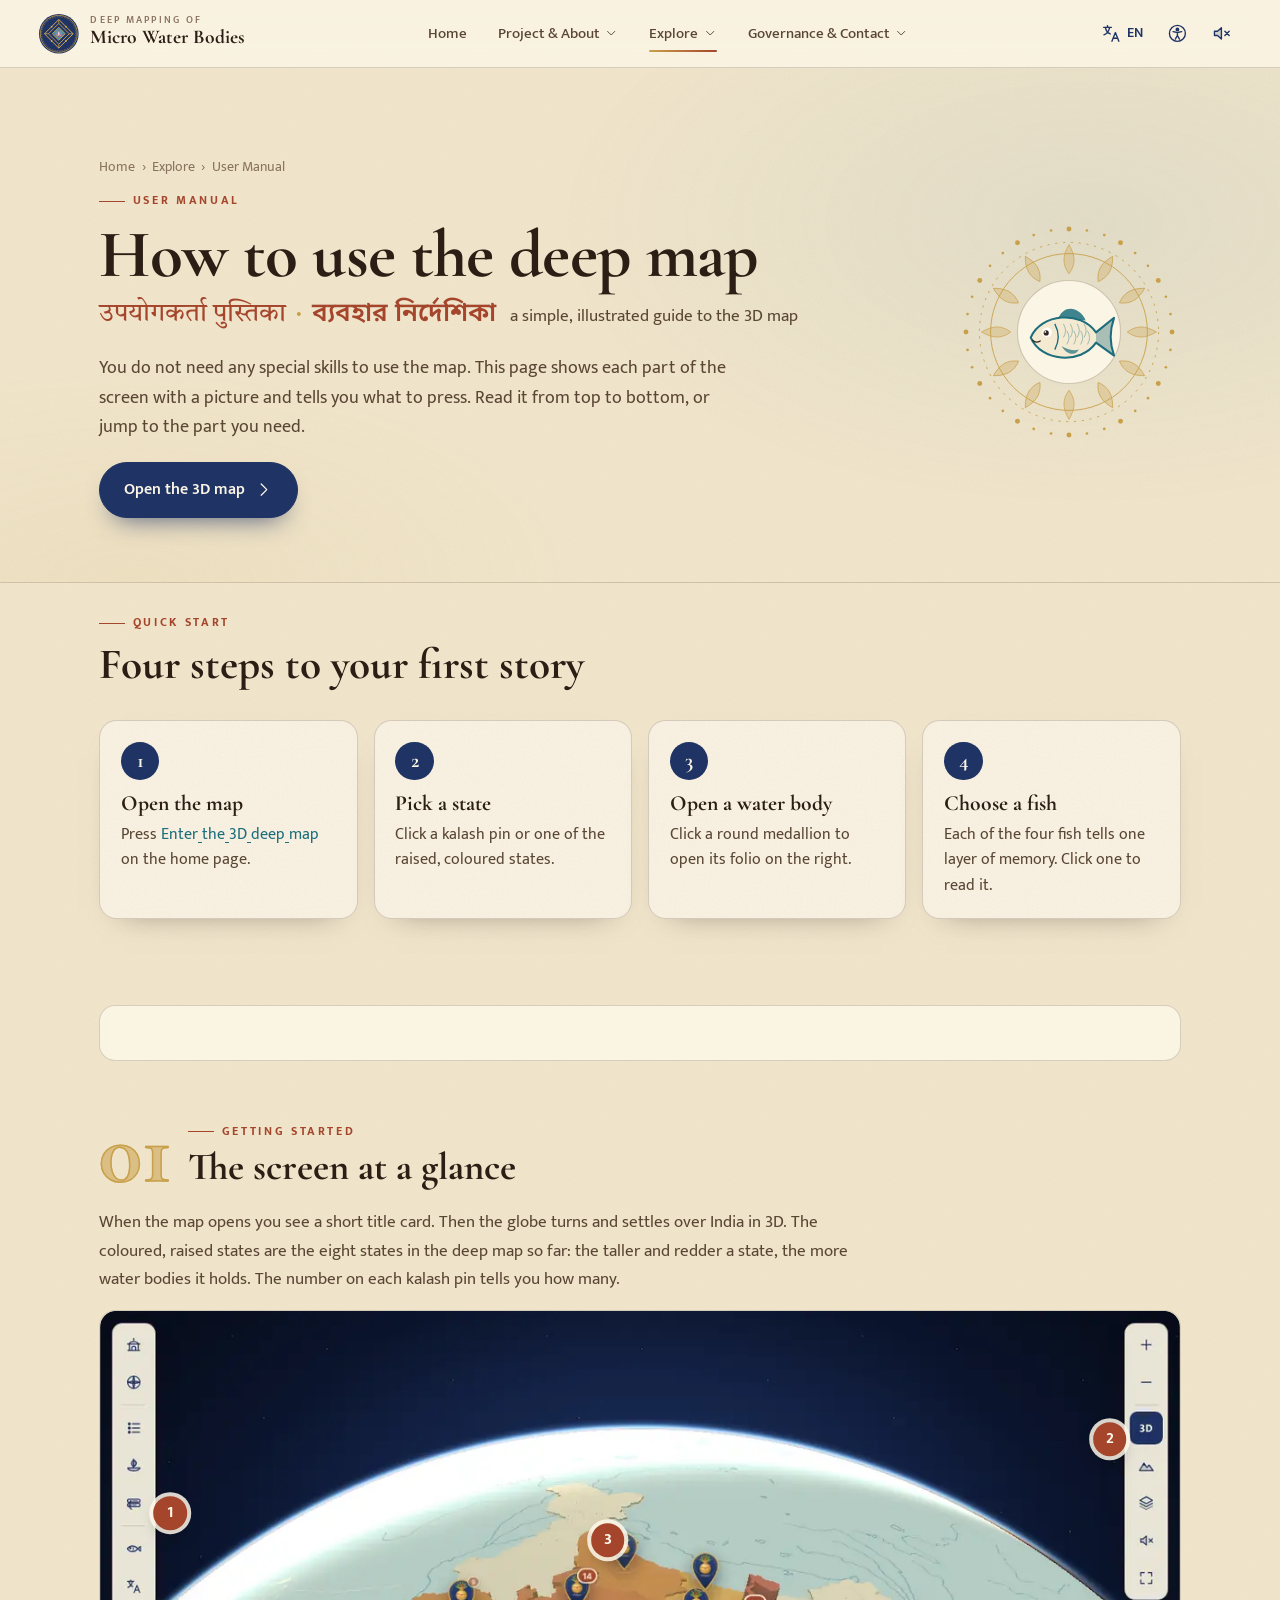
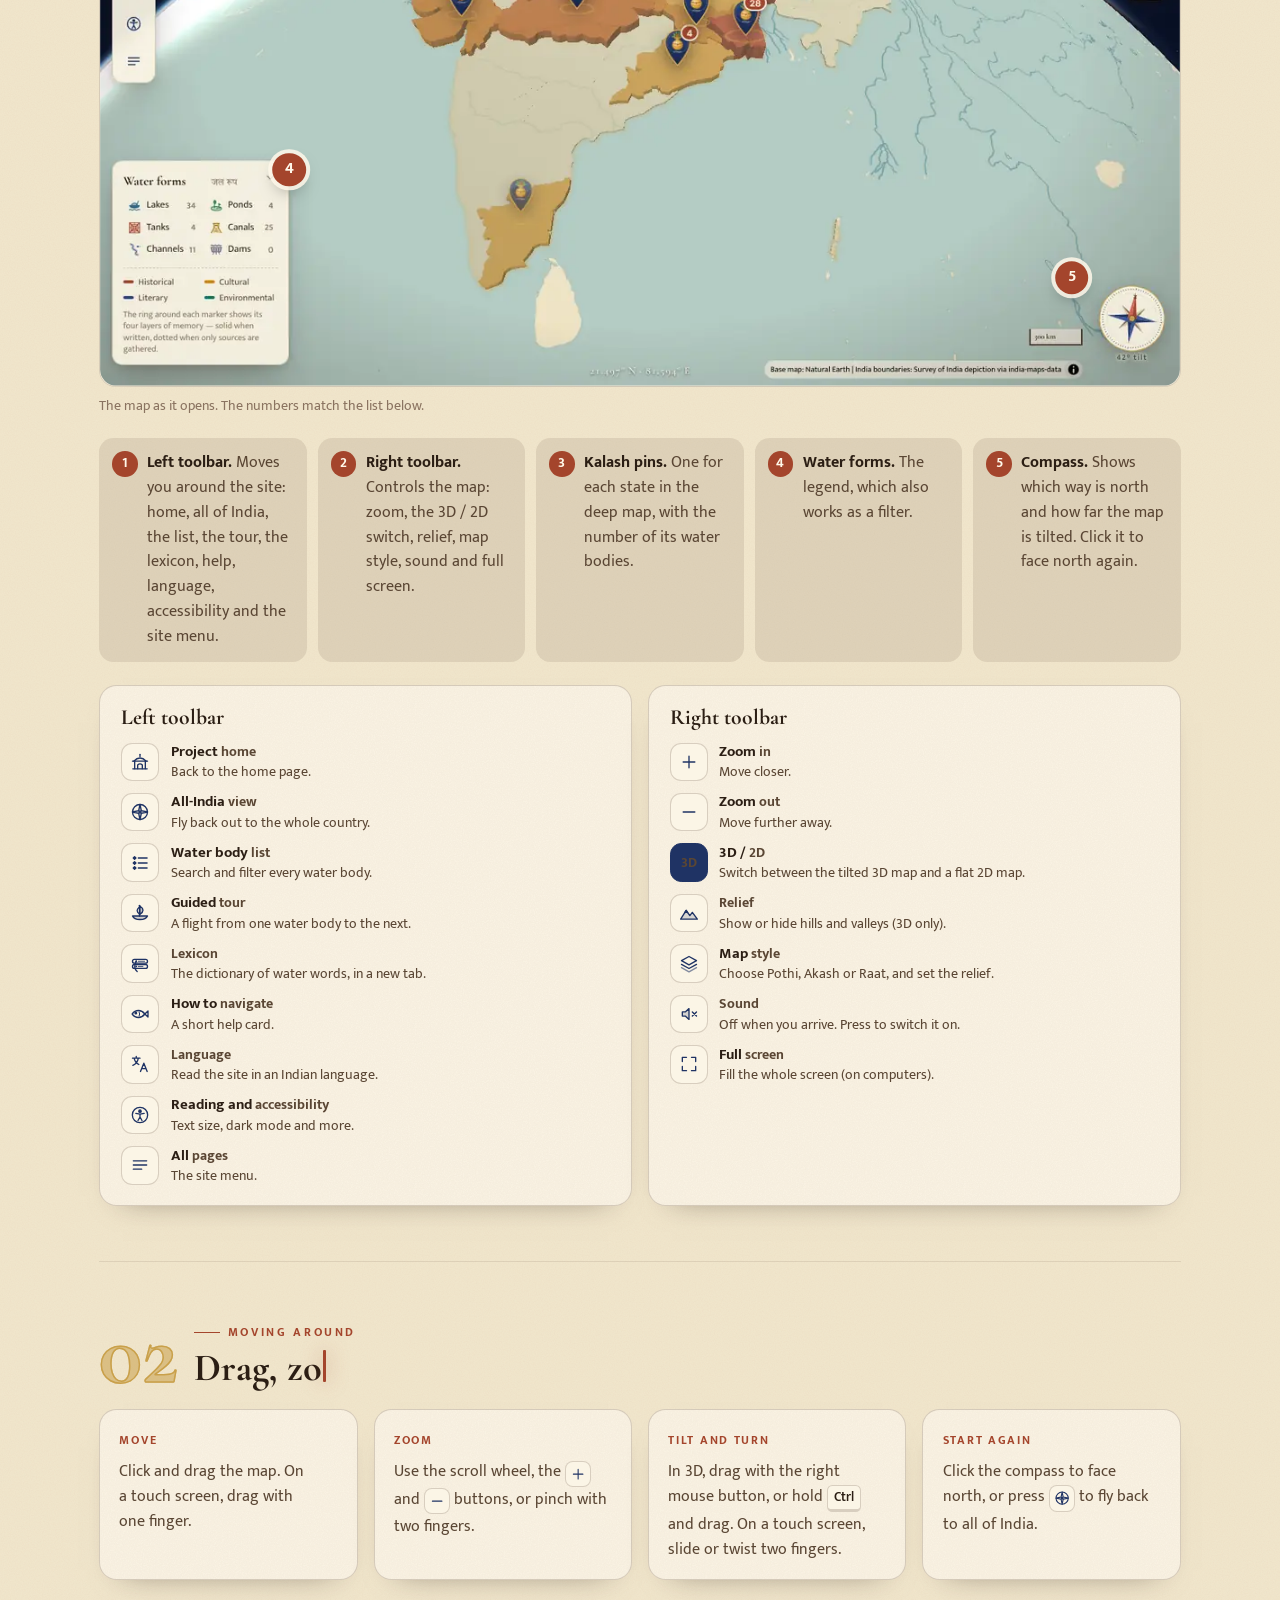
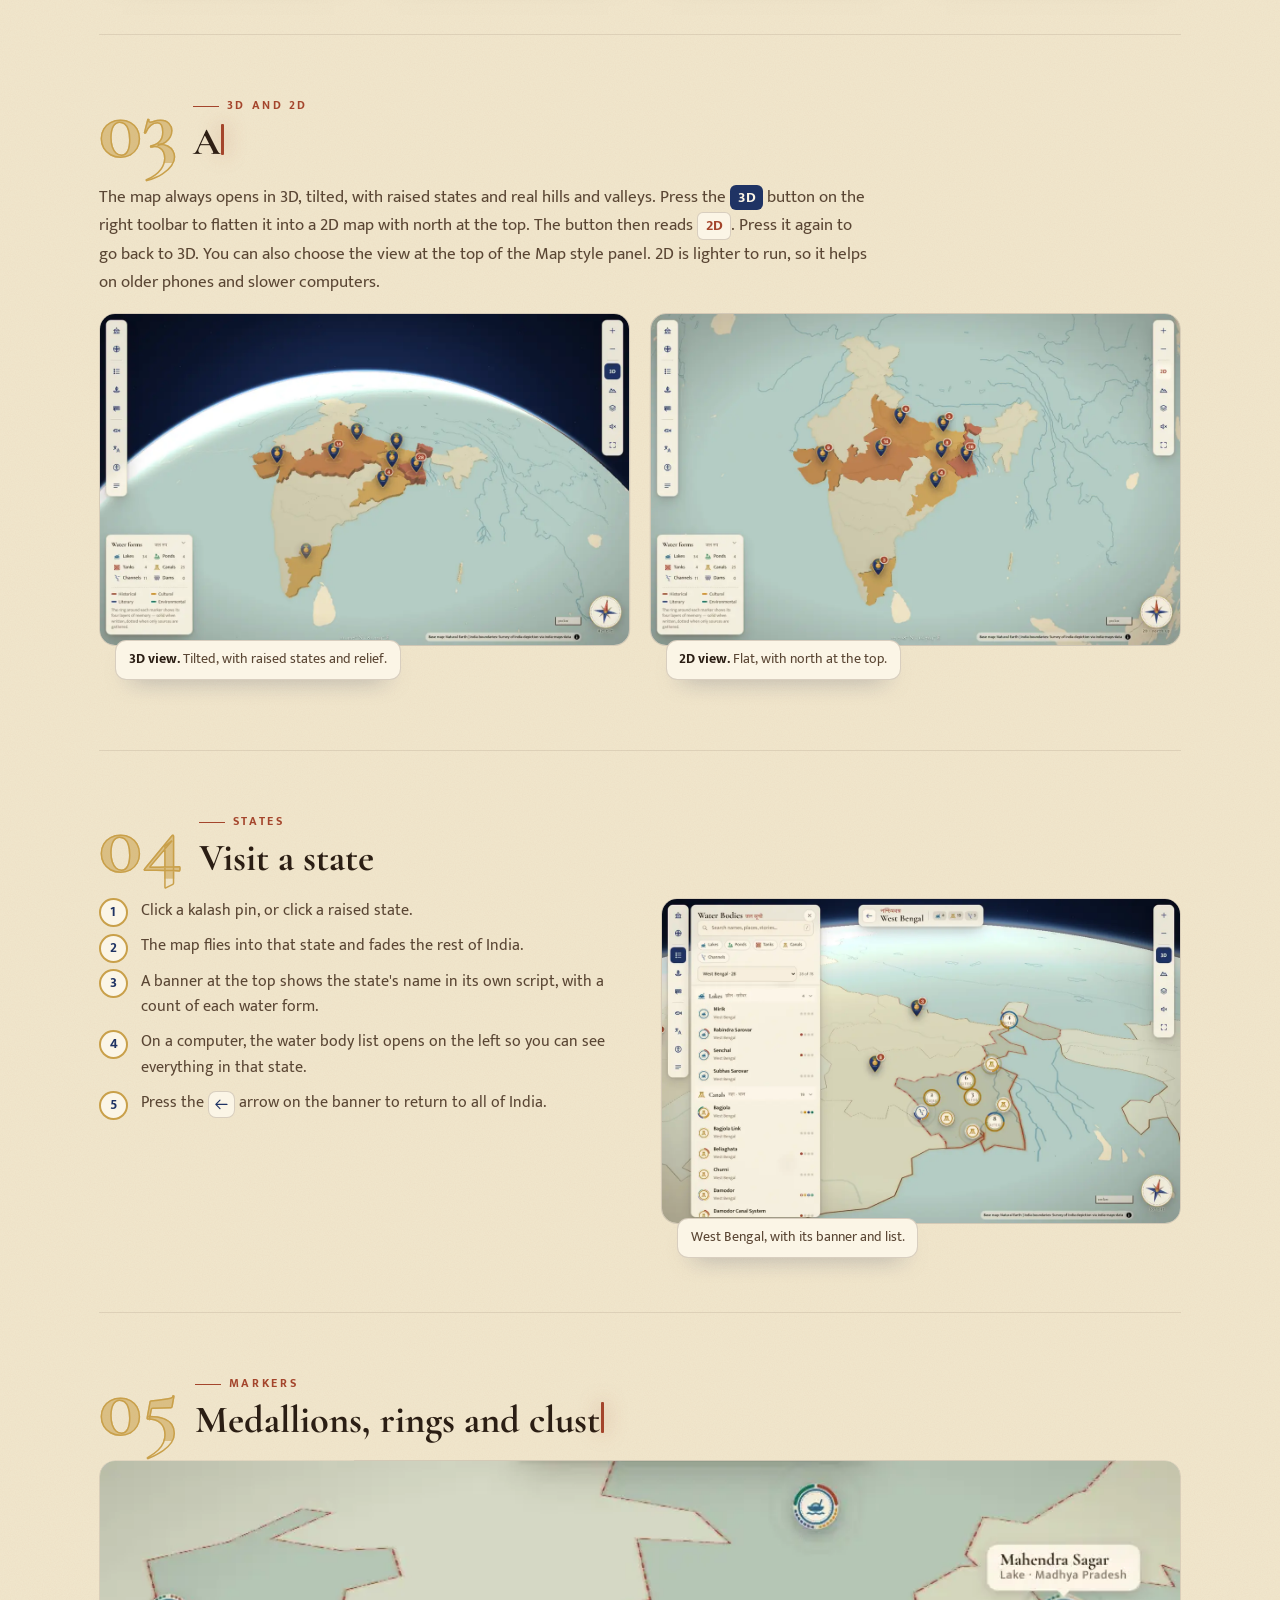
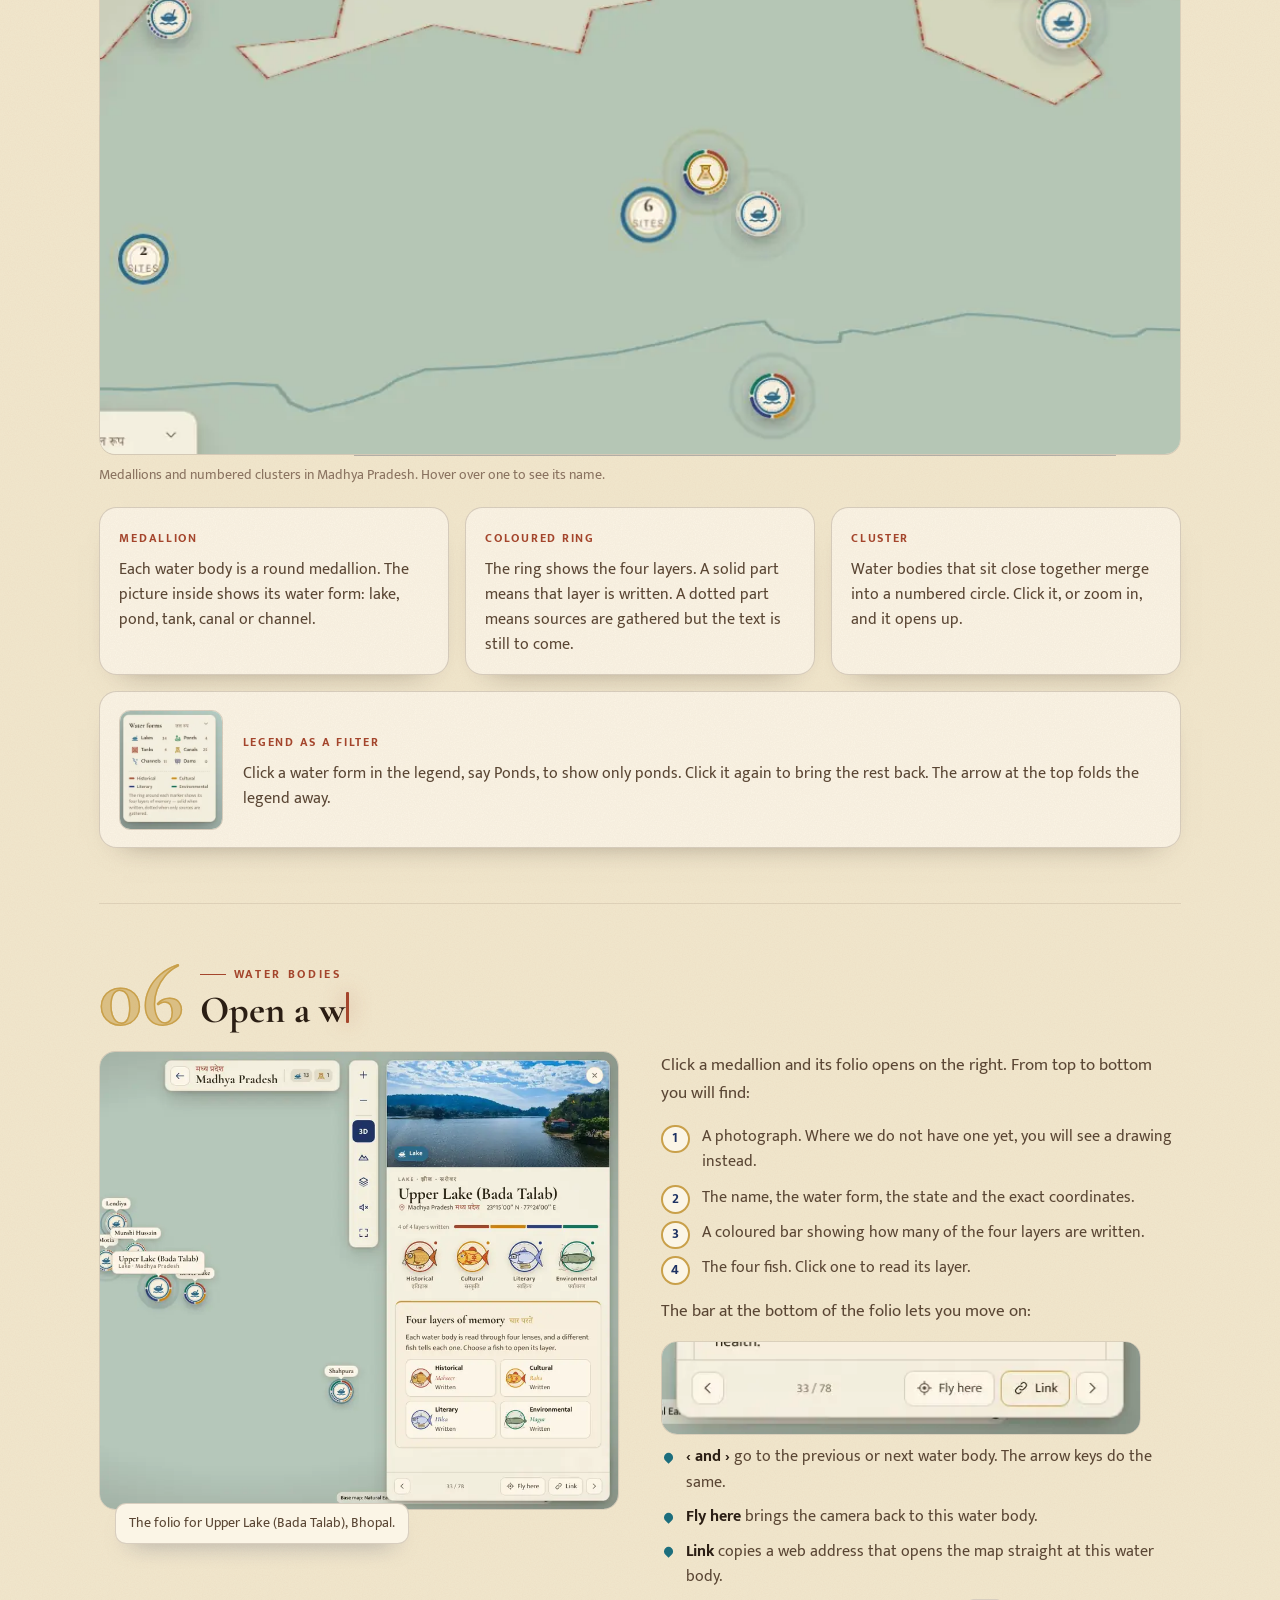
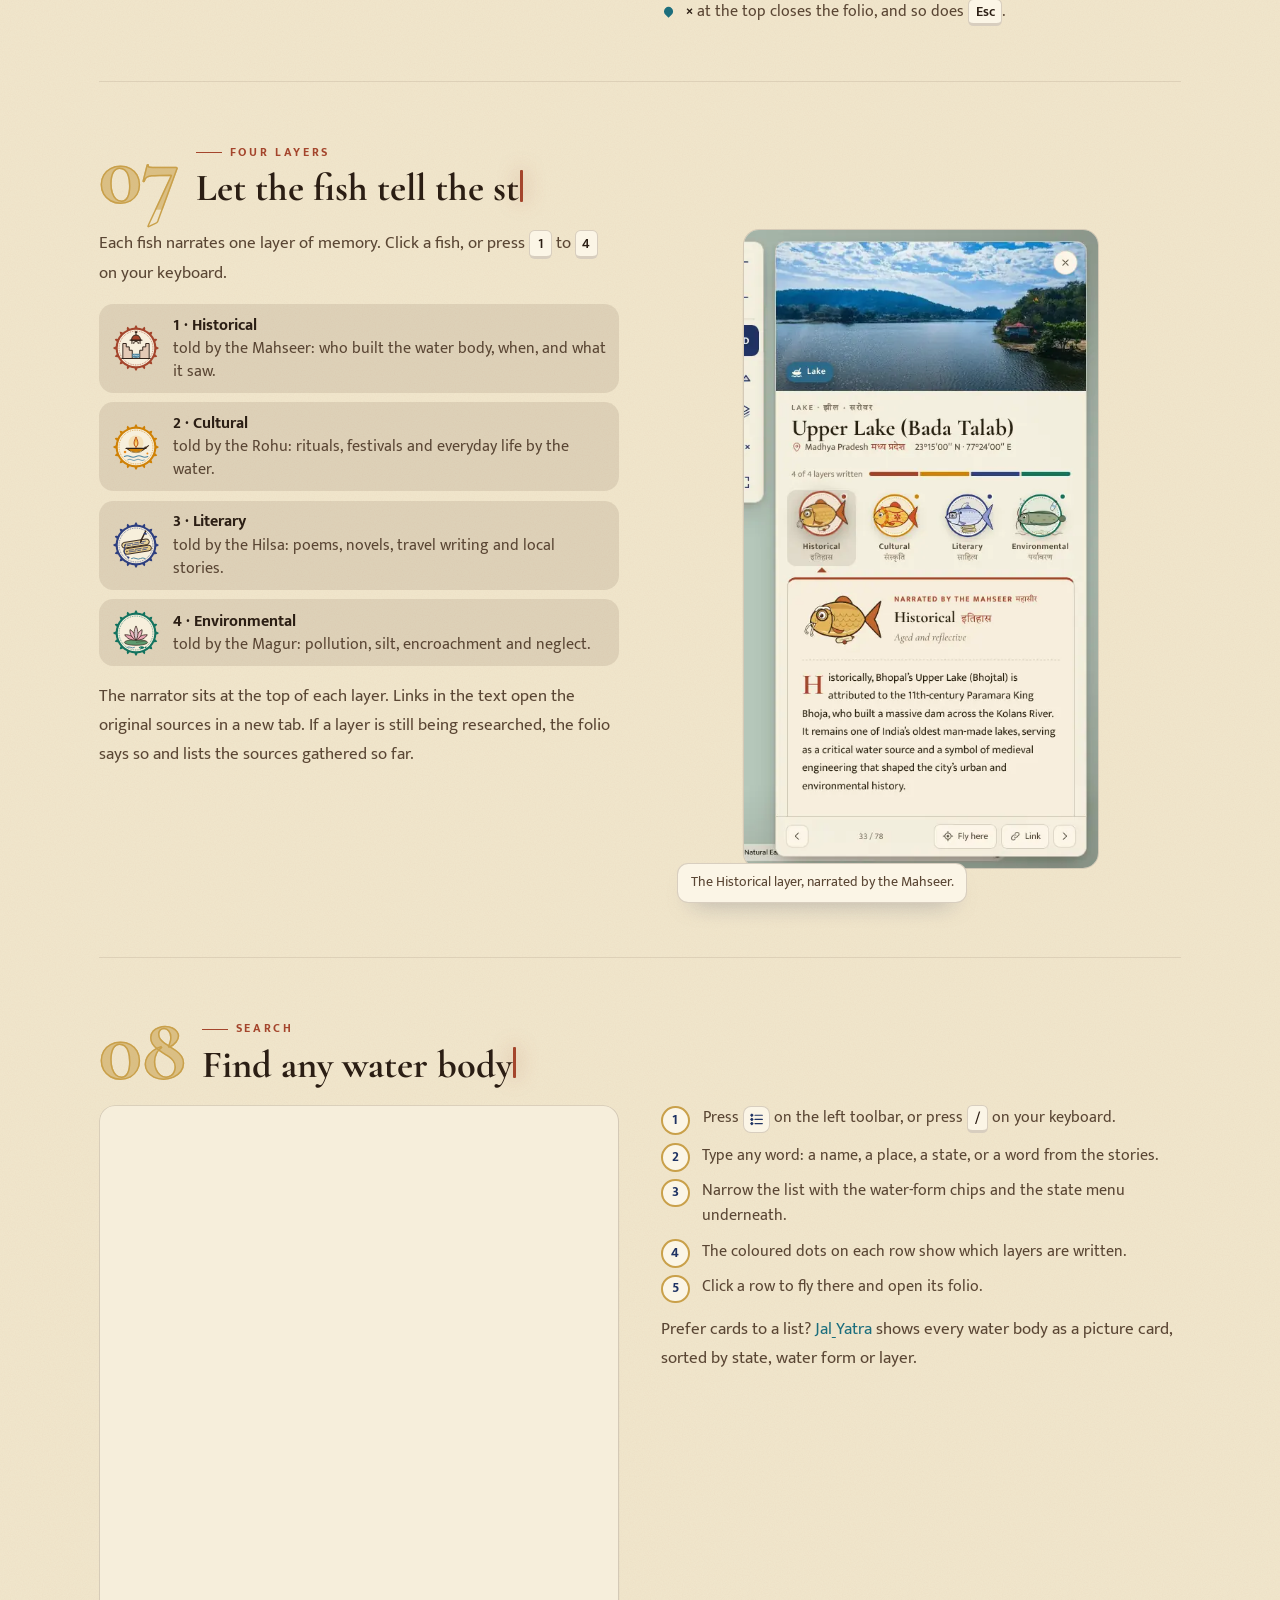
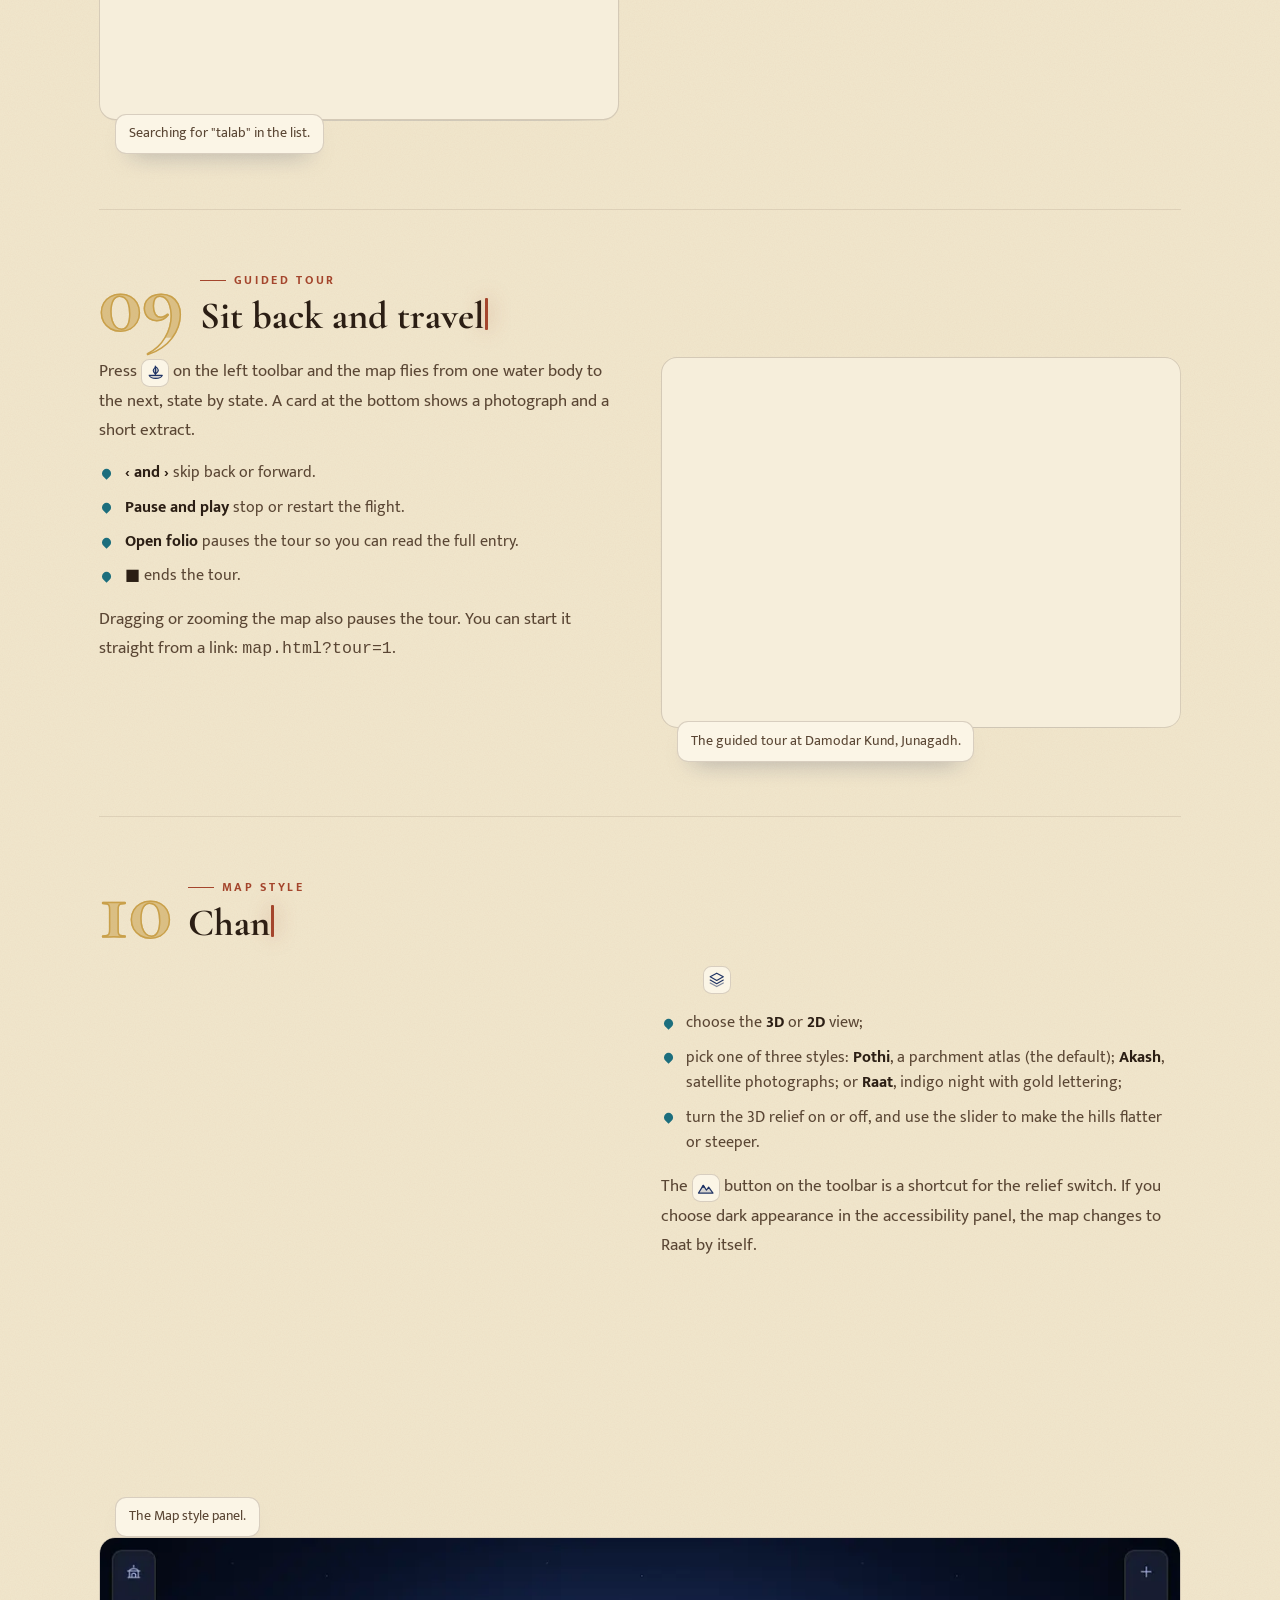
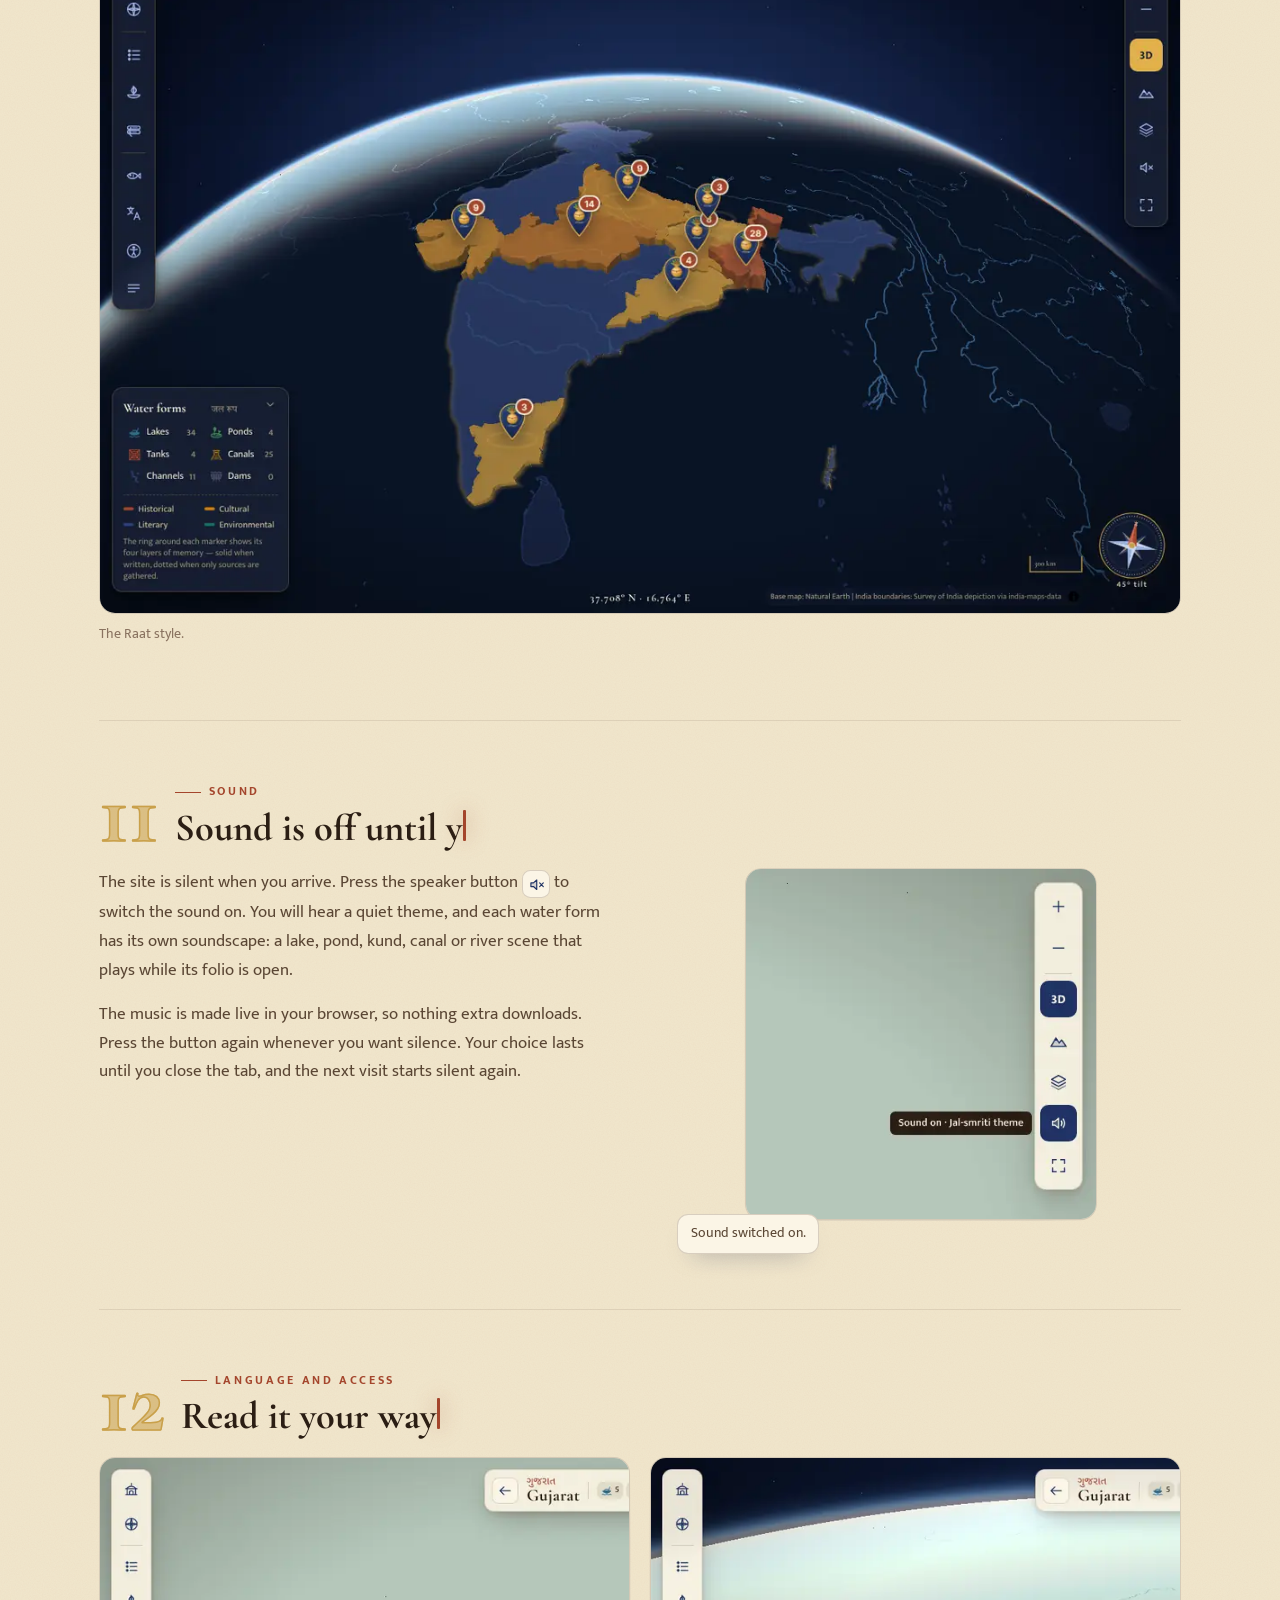
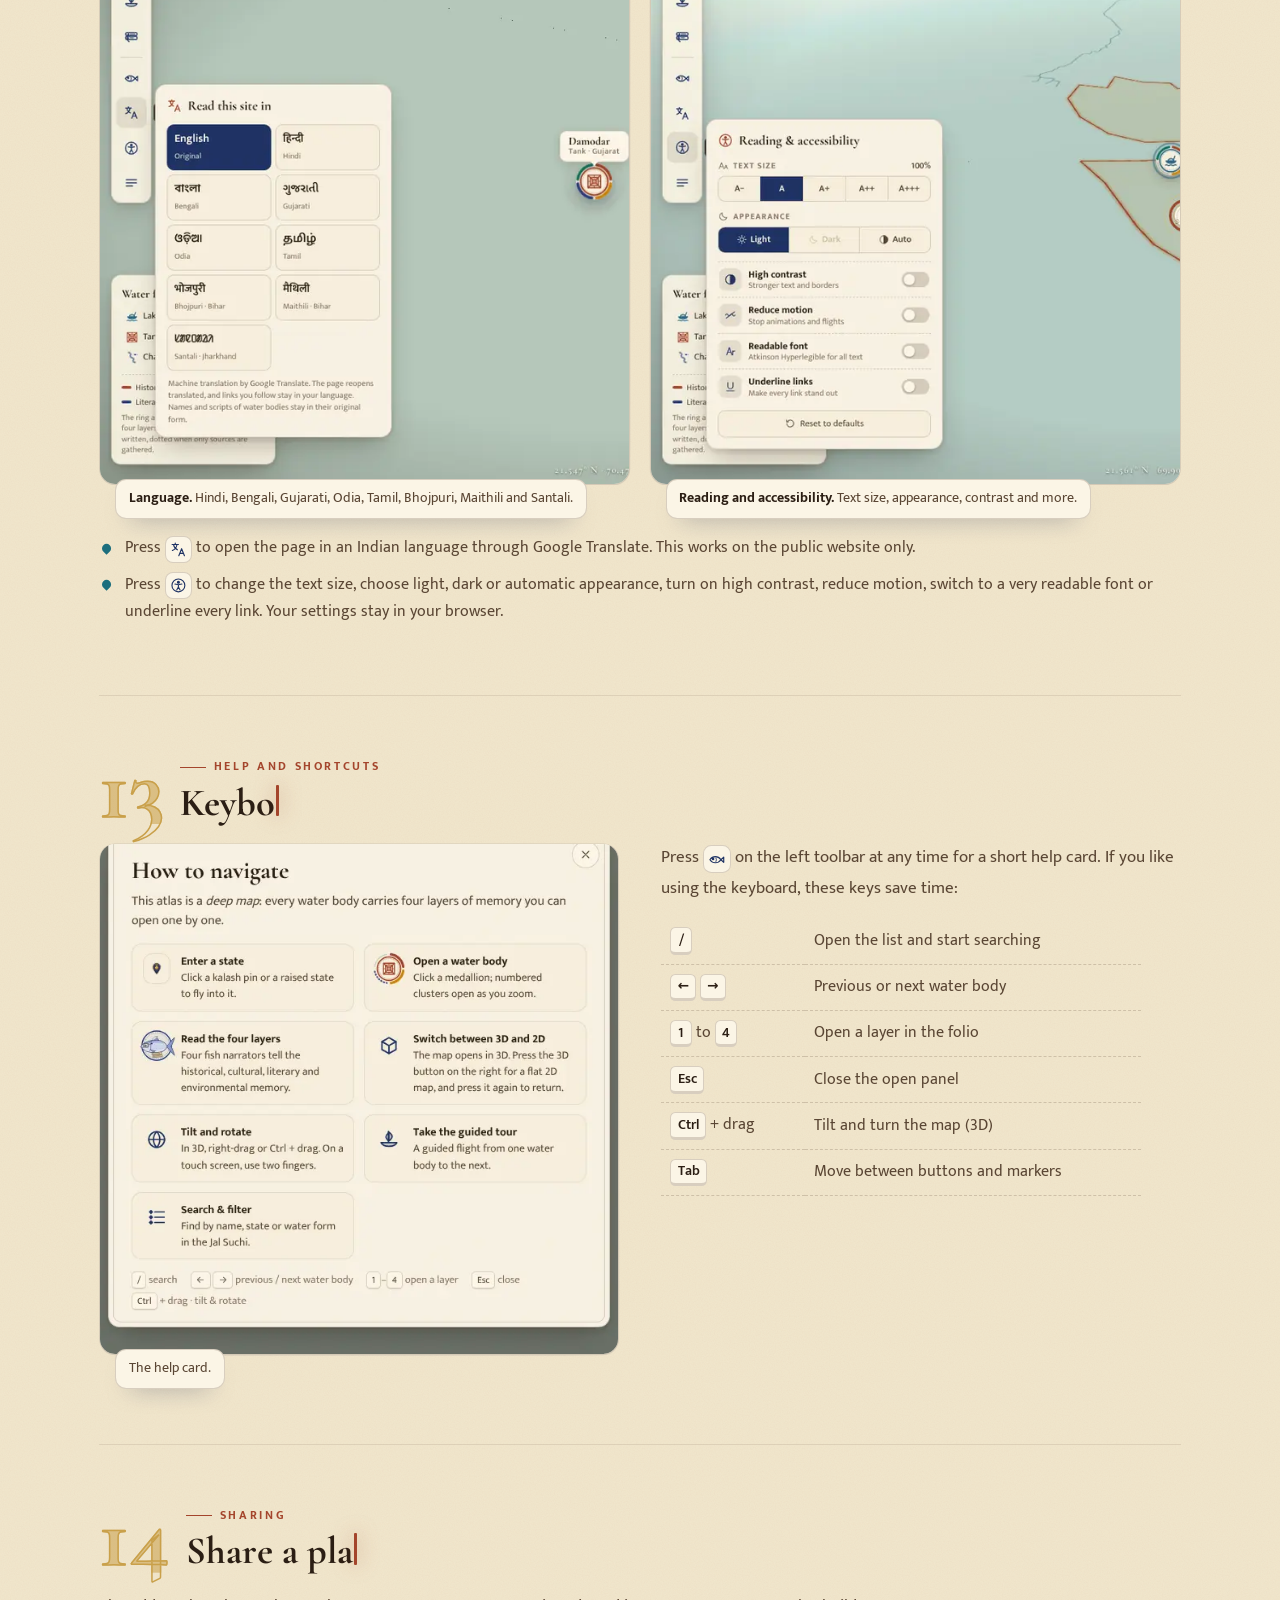
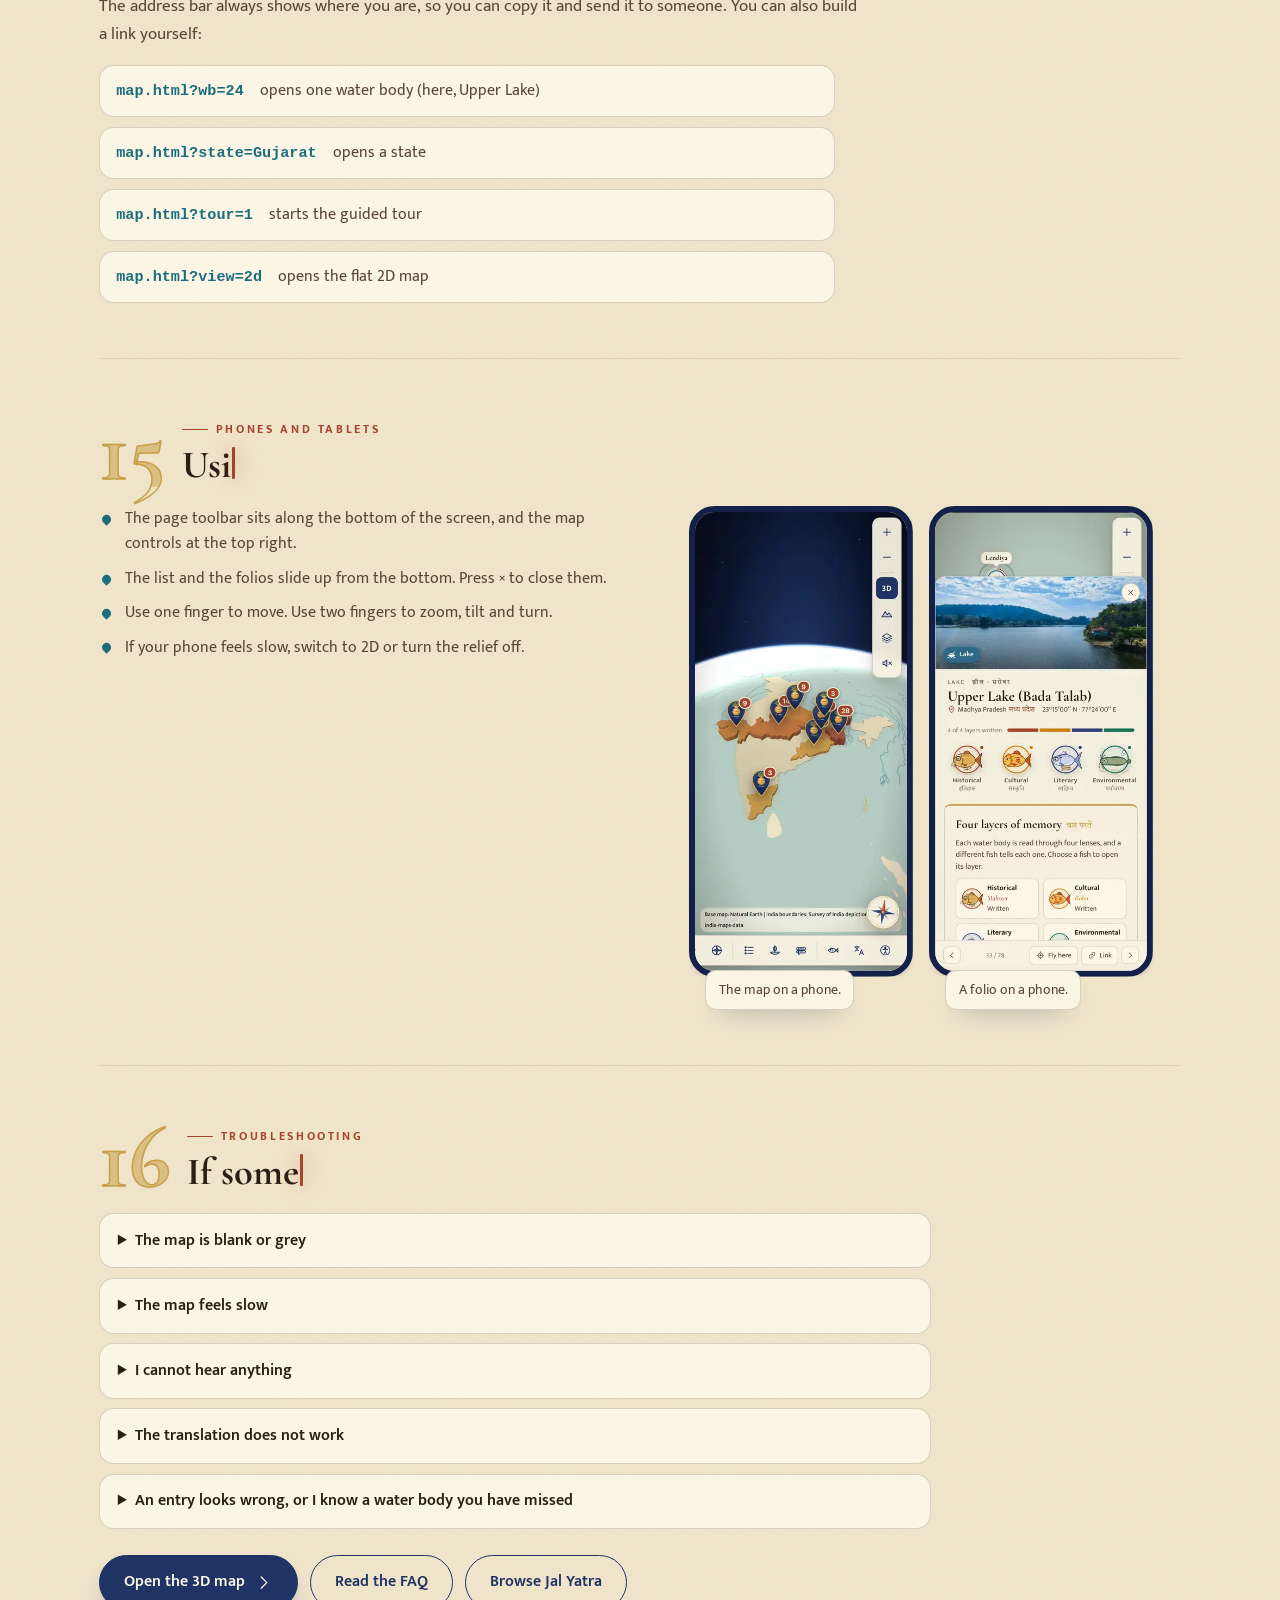
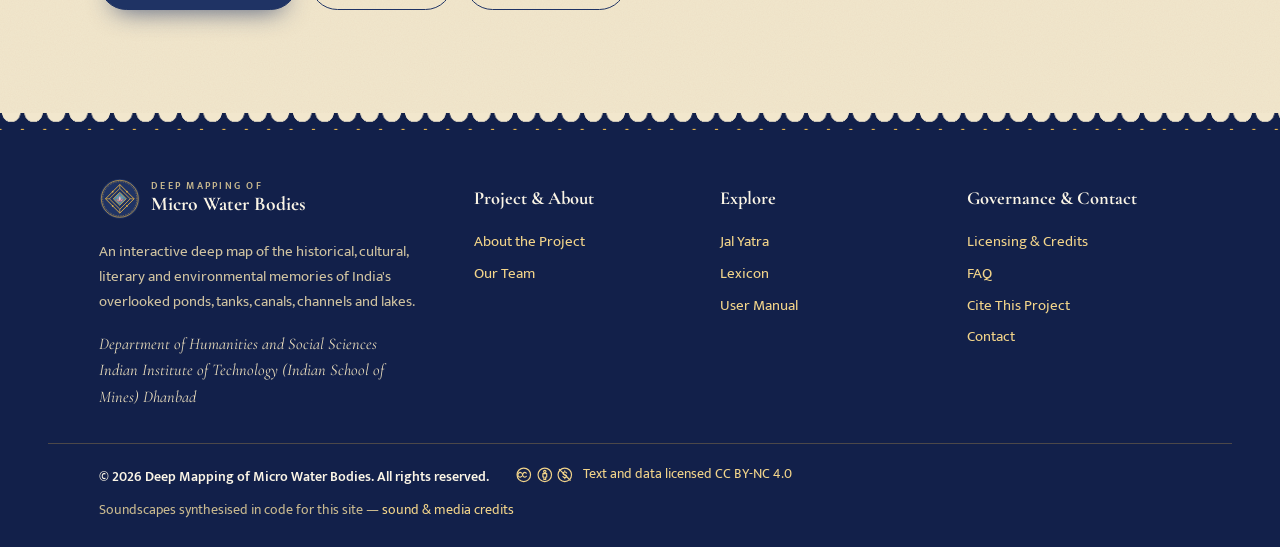
<file: user-manual.html>
<!DOCTYPE html>
<html lang="en">
<head>
  <meta charset="UTF-8">
  <meta name="viewport" content="width=device-width, initial-scale=1, viewport-fit=cover">
  <title>User Manual · Deep Mapping of Micro Water Bodies</title>
  <meta name="description" content="A simple, illustrated guide to the 3D deep map: moving around, 3D and 2D views, states, water bodies, the four fish narrators, the list, the guided tour, sound and accessibility.">
  <meta property="og:title" content="User Manual · Deep Mapping of Micro Water Bodies">
  <meta property="og:description" content="A simple, illustrated guide to the 3D deep map: moving around, 3D and 2D views, states, water bodies, the four fish narrators, the list, the guided tour, sound and accessibility.">
  <meta name="theme-color" content="#1f3364">
  <script src="prefs.js"></script>
  <link rel="preconnect" href="https://fonts.googleapis.com">
  <link rel="preconnect" href="https://fonts.gstatic.com" crossorigin>
  <link rel="stylesheet" href="https://fonts.googleapis.com/css2?family=Cormorant+Garamond:ital,wght@0,500;0,600;0,700;1,500;1,600&family=Mukta:wght@300;400;500;600;700&family=Tiro+Devanagari+Hindi&family=Noto+Sans+Bengali:wght@400;600&family=Noto+Sans+Oriya:wght@400;600&family=Noto+Sans+Gujarati:wght@400;600&family=Noto+Sans+Tamil:wght@400;600&family=Noto+Sans+Ol+Chiki&display=swap">
  <link rel="stylesheet" href="style.css">
  <link rel="stylesheet" href="site.css">
  <link rel="icon" href="logo.svg" type="image/svg+xml">
</head>
<body class="page" data-page="manual">
  <header id="site-header"></header>
  <main id="main">
<section class="phero">
  <div class="wrap">
    <div>
      <nav class="crumbs" aria-label="Breadcrumb"><a href="index.html">Home</a><span>Explore</span><span>User Manual</span></nav>
      <span class="eyebrow">User manual</span>
      <h1>How to use the deep map</h1>
      <div class="sub jy-sub"><span class="jy-names" translate="no"><span class="deva" lang="hi">उपयोगकर्ता पुस्तिका</span><span class="jy-dot" aria-hidden="true">·</span><span class="beng" lang="bn">ব্যবহার নির্দেশিকা</span></span><span class="jy-en">a simple, illustrated guide to the 3D map</span></div>
      <p class="lead">You do not need any special skills to use the map. This page shows each part of the screen with a picture and tells you what to press. Read it from top to bottom, or jump to the part you need.</p>
      <div class="row" style="margin-top:1.2rem"><a class="btn" href="map.html">Open the 3D map <span data-ui-ico="next"></span></a></div>
    </div>
    <div class="ripple-art" data-art="fish"></div>
  </div>
</section>

<section class="sec" style="padding-top:1.5rem">
  <div class="wrap">
    <div class="sec-h rv"><span class="eyebrow">Quick start</span><h2>Four steps to your first story</h2></div>
    <ol class="man-quick" data-zz>
      <li class="card rv"><b>1</b><h3>Open the map</h3><p>Press <a href="map.html">Enter the 3D deep map</a> on the home page.</p></li>
      <li class="card rv"><b>2</b><h3>Pick a state</h3><p>Click a kalash pin or one of the raised, coloured states.</p></li>
      <li class="card rv"><b>3</b><h3>Open a water body</h3><p>Click a round medallion to open its folio on the right.</p></li>
      <li class="card rv"><b>4</b><h3>Choose a fish</h3><p>Each of the four fish tells one layer of memory. Click one to read it.</p></li>
    </ol>
  </div>
</section>

<div class="wrap man-wrap">
  <nav class="man-toc" aria-label="Parts of this manual">
    <a href="#screen">The screen</a><a href="#move">Moving around</a><a href="#view">3D and 2D</a><a href="#state">States</a><a href="#markers">Markers</a><a href="#folio">Water bodies</a><a href="#layers">Four layers</a><a href="#list">Search</a><a href="#tour">Guided tour</a><a href="#style">Map style</a><a href="#sound">Sound</a><a href="#access">Language &amp; access</a><a href="#keys">Shortcuts</a><a href="#share">Sharing</a><a href="#phone">Phones</a><a href="#trouble">Troubleshooting</a>
  </nav>

  <section class="man-sec" id="screen">
    <div class="man-h"><span class="ab-num" aria-hidden="true">01</span><div><span class="eyebrow">Getting started</span><h2>The screen at a glance</h2></div></div>
    <p class="man-p">When the map opens you see a short title card. Then the globe turns and settles over India in 3D. The coloured, raised states are the eight states in the deep map so far: the taller and redder a state, the more water bodies it holds. The number on each kalash pin tells you how many.</p>
    <figure class="shot anno">
      <div class="anno-wrap"><img src="man-overview.webp" alt="The 3D map of India when it first opens, with the toolbars, kalash pins, legend and compass marked" width="1200" height="750" loading="lazy" decoding="async">
        <span class="pin" style="left:6.5%;top:30%">1</span><span class="pin" style="left:93.5%;top:19%">2</span><span class="pin" style="left:47%;top:34%">3</span><span class="pin" style="left:17.5%;top:68%">4</span><span class="pin" style="left:90%;top:84%">5</span></div>
      <figcaption>The map as it opens. The numbers match the list below.</figcaption>
    </figure>
    <ol class="anno-key">
      <li><b>Left toolbar.</b> Moves you around the site: home, all of India, the list, the tour, the lexicon, help, language, accessibility and the site menu.</li>
      <li><b>Right toolbar.</b> Controls the map: zoom, the 3D / 2D switch, relief, map style, sound and full screen.</li>
      <li><b>Kalash pins.</b> One for each state in the deep map, with the number of its water bodies.</li>
      <li><b>Water forms.</b> The legend, which also works as a filter.</li>
      <li><b>Compass.</b> Shows which way is north and how far the map is tilted. Click it to face north again.</li>
    </ol>
    <div class="man-tools" data-zz>
      <div class="card tool-card">
        <h3>Left toolbar</h3>
        <ul>
          <li><span class="mi" data-ui-ico="home"></span><span><b>Project home</b>Back to the home page.</span></li>
          <li><span class="mi" data-ui-ico="india"></span><span><b>All-India view</b>Fly back out to the whole country.</span></li>
          <li><span class="mi" data-ui-ico="list"></span><span><b>Water body list</b>Search and filter every water body.</span></li>
          <li><span class="mi" data-ui-ico="tour"></span><span><b>Guided tour</b>A flight from one water body to the next.</span></li>
          <li><span class="mi" data-ui-ico="lexicon"></span><span><b>Lexicon</b>The dictionary of water words, in a new tab.</span></li>
          <li><span class="mi" data-ui-ico="help"></span><span><b>How to navigate</b>A short help card.</span></li>
          <li><span class="mi" data-ui-ico="lang"></span><span><b>Language</b>Read the site in an Indian language.</span></li>
          <li><span class="mi" data-ui-ico="a11y"></span><span><b>Reading and accessibility</b>Text size, dark mode and more.</span></li>
          <li><span class="mi" data-ui-ico="menu"></span><span><b>All pages</b>The site menu.</span></li>
        </ul>
      </div>
      <div class="card tool-card">
        <h3>Right toolbar</h3>
        <ul>
          <li><span class="mi" data-ui-ico="plus"></span><span><b>Zoom in</b>Move closer.</span></li>
          <li><span class="mi" data-ui-ico="minus"></span><span><b>Zoom out</b>Move further away.</span></li>
          <li><span class="mi mi-txt">3D</span><span><b>3D / 2D</b>Switch between the tilted 3D map and a flat 2D map.</span></li>
          <li><span class="mi" data-ui-ico="terrain"></span><span><b>Relief</b>Show or hide hills and valleys (3D only).</span></li>
          <li><span class="mi" data-ui-ico="layers"></span><span><b>Map style</b>Choose Pothi, Akash or Raat, and set the relief.</span></li>
          <li><span class="mi" data-ui-ico="mute"></span><span><b>Sound</b>Off when you arrive. Press to switch it on.</span></li>
          <li><span class="mi" data-ui-ico="expand"></span><span><b>Full screen</b>Fill the whole screen (on computers).</span></li>
        </ul>
      </div>
    </div>
  </section>

  <section class="man-sec" id="move">
    <div class="man-h"><span class="ab-num" aria-hidden="true">02</span><div><span class="eyebrow">Moving around</span><h2>Drag, zoom, tilt and turn</h2></div></div>
    <div class="how-grid">
      <div class="card how"><span class="how-k">Move</span><p>Click and drag the map. On a touch screen, drag with one finger.</p></div>
      <div class="card how"><span class="how-k">Zoom</span><p>Use the scroll wheel, the <span class="mi" data-ui-ico="plus"></span> and <span class="mi" data-ui-ico="minus"></span> buttons, or pinch with two fingers.</p></div>
      <div class="card how"><span class="how-k">Tilt and turn</span><p>In 3D, drag with the right mouse button, or hold <kbd>Ctrl</kbd> and drag. On a touch screen, slide or twist two fingers.</p></div>
      <div class="card how"><span class="how-k">Start again</span><p>Click the compass to face north, or press <span class="mi" data-ui-ico="india"></span> to fly back to all of India.</p></div>
    </div>
  </section>

  <section class="man-sec" id="view">
    <div class="man-h"><span class="ab-num" aria-hidden="true">03</span><div><span class="eyebrow">3D and 2D</span><h2>A tilted globe or a flat map</h2></div></div>
    <p class="man-p">The map always opens in 3D, tilted, with raised states and real hills and valleys. Press the <span class="kchip">3D</span> button on the right toolbar to flatten it into a 2D map with north at the top. The button then reads <span class="kchip alt">2D</span>. Press it again to go back to 3D. You can also choose the view at the top of the Map style panel. 2D is lighter to run, so it helps on older phones and slower computers.</p>
    <div class="pair" data-zz data-px-alt>
      <figure class="shot "><img src="man-overview.webp" alt="The map in 3D view, tilted with raised states" width="1200" height="750" loading="lazy" decoding="async"><figcaption><b>3D view.</b> Tilted, with raised states and relief.</figcaption></figure>
      <figure class="shot "><img src="man-2d.webp" alt="The same map in 2D view, flat with north at the top" width="1200" height="750" loading="lazy" decoding="async"><figcaption><b>2D view.</b> Flat, with north at the top.</figcaption></figure>
    </div>
  </section>

  <section class="man-sec" id="state">
    <div class="man-h"><span class="ab-num" aria-hidden="true">04</span><div><span class="eyebrow">States</span><h2>Visit a state</h2></div></div>
    <div class="man-two" data-zz data-px-alt>
      <div class="man-text">
        <ol class="steps-n">
          <li>Click a kalash pin, or click a raised state.</li>
          <li>The map flies into that state and fades the rest of India.</li>
          <li>A banner at the top shows the state's name in its own script, with a count of each water form.</li>
          <li>On a computer, the water body list opens on the left so you can see everything in that state.</li>
          <li>Press the <span class="mi" data-ui-ico="back"></span> arrow on the banner to return to all of India.</li>
        </ol>
      </div>
      <figure class="shot "><img src="man-state.webp" alt="West Bengal opened on the map, with the state banner at the top and the water body list on the left" width="1200" height="750" loading="lazy" decoding="async"><figcaption>West Bengal, with its banner and list.</figcaption></figure>
    </div>
  </section>

  <section class="man-sec" id="markers">
    <div class="man-h"><span class="ab-num" aria-hidden="true">05</span><div><span class="eyebrow">Markers</span><h2>Medallions, rings and clusters</h2></div></div>
    <figure class="shot wide"><img src="man-markers.webp" alt="Round water body medallions and numbered clusters on the map of Madhya Pradesh" width="1020" height="560" loading="lazy" decoding="async"><figcaption>Medallions and numbered clusters in Madhya Pradesh. Hover over one to see its name.</figcaption></figure>
    <div class="how-grid how-3">
      <div class="card how"><span class="how-k">Medallion</span><p>Each water body is a round medallion. The picture inside shows its water form: lake, pond, tank, canal or channel.</p></div>
      <div class="card how"><span class="how-k">Coloured ring</span><p>The ring shows the four layers. A solid part means that layer is written. A dotted part means sources are gathered but the text is still to come.</p></div>
      <div class="card how"><span class="how-k">Cluster</span><p>Water bodies that sit close together merge into a numbered circle. Click it, or zoom in, and it opens up.</p></div>
      <div class="card how legend-how"><img src="man-legend.webp" alt="The Water forms legend" width="260" height="300" loading="lazy"><div><span class="how-k">Legend as a filter</span><p>Click a water form in the legend, say Ponds, to show only ponds. Click it again to bring the rest back. The arrow at the top folds the legend away.</p></div></div>
    </div>
  </section>

  <section class="man-sec" id="folio">
    <div class="man-h"><span class="ab-num" aria-hidden="true">06</span><div><span class="eyebrow">Water bodies</span><h2>Open a water body</h2></div></div>
    <div class="man-two flip" data-zz data-px-alt>
      <div class="man-text">
        <p class="man-p">Click a medallion and its folio opens on the right. From top to bottom you will find:</p>
        <ol class="steps-n">
          <li>A photograph. Where we do not have one yet, you will see a drawing instead.</li>
          <li>The name, the water form, the state and the exact coordinates.</li>
          <li>A coloured bar showing how many of the four layers are written.</li>
          <li>The four fish. Click one to read its layer.</li>
        </ol>
        <p class="man-p">The bar at the bottom of the folio lets you move on:</p>
        <figure class="shot slim"><img src="man-foot.webp" alt="The folio's bottom bar with previous, position, Fly here, Link and next buttons" width="470" height="90" loading="lazy"></figure>
        <ul class="ticks">
          <li><b>‹ and ›</b> go to the previous or next water body. The arrow keys do the same.</li>
          <li><b>Fly here</b> brings the camera back to this water body.</li>
          <li><b>Link</b> copies a web address that opens the map straight at this water body.</li>
          <li><b>×</b> at the top closes the folio, and so does <kbd>Esc</kbd>.</li>
        </ul>
      </div>
      <figure class="shot "><img src="man-folio.webp" alt="The folio for Upper Lake (Bada Talab) in Bhopal, showing a photograph, details and the four fish" width="900" height="794" loading="lazy" decoding="async"><figcaption>The folio for Upper Lake (Bada Talab), Bhopal.</figcaption></figure>
    </div>
  </section>

  <section class="man-sec" id="layers">
    <div class="man-h"><span class="ab-num" aria-hidden="true">07</span><div><span class="eyebrow">Four layers</span><h2>Let the fish tell the story</h2></div></div>
    <div class="man-two" data-zz data-px-alt>
      <div class="man-text">
        <p class="man-p">Each fish narrates one layer of memory. Click a fish, or press <kbd>1</kbd> to <kbd>4</kbd> on your keyboard.</p>
        <ul class="fish-key">
          <li><span data-medal="historical"></span><span><b>1 · Historical</b>told by the Mahseer: who built the water body, when, and what it saw.</span></li>
          <li><span data-medal="cultural"></span><span><b>2 · Cultural</b>told by the Rohu: rituals, festivals and everyday life by the water.</span></li>
          <li><span data-medal="literary"></span><span><b>3 · Literary</b>told by the Hilsa: poems, novels, travel writing and local stories.</span></li>
          <li><span data-medal="environmental"></span><span><b>4 · Environmental</b>told by the Magur: pollution, silt, encroachment and neglect.</span></li>
        </ul>
        <p class="man-p">The narrator sits at the top of each layer. Links in the text open the original sources in a new tab. If a layer is still being researched, the folio says so and lists the sources gathered so far.</p>
      </div>
      <figure class="shot tall"><img src="man-layer.webp" alt="The Historical layer of Upper Lake, narrated by the Mahseer" width="500" height="900" loading="lazy" decoding="async"><figcaption>The Historical layer, narrated by the Mahseer.</figcaption></figure>
    </div>
  </section>

  <section class="man-sec" id="list">
    <div class="man-h"><span class="ab-num" aria-hidden="true">08</span><div><span class="eyebrow">Search</span><h2>Find any water body</h2></div></div>
    <div class="man-two" data-zz data-px-alt>
      <figure class="shot "><img src="man-list.webp" alt="The water body list with the word talab typed into the search box" width="620" height="734" loading="lazy" decoding="async"><figcaption>Searching for "talab" in the list.</figcaption></figure>
      <div class="man-text">
        <ol class="steps-n">
          <li>Press <span class="mi" data-ui-ico="list"></span> on the left toolbar, or press <kbd>/</kbd> on your keyboard.</li>
          <li>Type any word: a name, a place, a state, or a word from the stories.</li>
          <li>Narrow the list with the water-form chips and the state menu underneath.</li>
          <li>The coloured dots on each row show which layers are written.</li>
          <li>Click a row to fly there and open its folio.</li>
        </ol>
        <p class="man-p">Prefer cards to a list? <a href="explore.html">Jal Yatra</a> shows every water body as a picture card, sorted by state, water form or layer.</p>
      </div>
    </div>
  </section>

  <section class="man-sec" id="tour">
    <div class="man-h"><span class="ab-num" aria-hidden="true">09</span><div><span class="eyebrow">Guided tour</span><h2>Sit back and travel</h2></div></div>
    <div class="man-two" data-zz data-px-alt>
      <div class="man-text">
        <p class="man-p">Press <span class="mi" data-ui-ico="tour"></span> on the left toolbar and the map flies from one water body to the next, state by state. A card at the bottom shows a photograph and a short extract.</p>
        <ul class="ticks">
          <li><b>‹ and ›</b> skip back or forward.</li>
          <li><b>Pause and play</b> stop or restart the flight.</li>
          <li><b>Open folio</b> pauses the tour so you can read the full entry.</li>
          <li><b>■</b> ends the tour.</li>
        </ul>
        <p class="man-p">Dragging or zooming the map also pauses the tour. You can start it straight from a link: <code>map.html?tour=1</code>.</p>
      </div>
      <figure class="shot "><img src="man-tour.webp" alt="The guided tour card showing Damodar Kund with a photograph and controls" width="660" height="470" loading="lazy" decoding="async"><figcaption>The guided tour at Damodar Kund, Junagadh.</figcaption></figure>
    </div>
  </section>

  <section class="man-sec" id="style">
    <div class="man-h"><span class="ab-num" aria-hidden="true">10</span><div><span class="eyebrow">Map style</span><h2>Change the look of the map</h2></div></div>
    <div class="man-two" data-zz data-px-alt>
      <figure class="shot "><img src="man-style.webp" alt="The Map style panel with the 3D and 2D choice, three styles and the relief switch" width="540" height="560" loading="lazy" decoding="async"><figcaption>The Map style panel.</figcaption></figure>
      <div class="man-text">
        <p class="man-p">Press <span class="mi" data-ui-ico="layers"></span> on the right toolbar. In this panel you can:</p>
        <ul class="ticks">
          <li>choose the <b>3D</b> or <b>2D</b> view;</li>
          <li>pick one of three styles: <b>Pothi</b>, a parchment atlas (the default); <b>Akash</b>, satellite photographs; or <b>Raat</b>, indigo night with gold lettering;</li>
          <li>turn the 3D relief on or off, and use the slider to make the hills flatter or steeper.</li>
        </ul>
        <p class="man-p">The <span class="mi" data-ui-ico="terrain"></span> button on the toolbar is a shortcut for the relief switch. If you choose dark appearance in the accessibility panel, the map changes to Raat by itself.</p>
      </div>
    </div>
    <figure class="shot wide"><img src="man-raat.webp" alt="The map in the Raat night style" width="1200" height="750" loading="lazy" decoding="async"><figcaption>The Raat style.</figcaption></figure>
  </section>

  <section class="man-sec" id="sound">
    <div class="man-h"><span class="ab-num" aria-hidden="true">11</span><div><span class="eyebrow">Sound</span><h2>Sound is off until you want it</h2></div></div>
    <div class="man-two" data-zz data-px-alt>
      <div class="man-text">
        <p class="man-p">The site is silent when you arrive. Press the speaker button <span class="mi" data-ui-ico="mute"></span> to switch the sound on. You will hear a quiet theme, and each water form has its own soundscape: a lake, pond, kund, canal or river scene that plays while its folio is open.</p>
        <p class="man-p">The music is made live in your browser, so nothing extra downloads. Press the button again whenever you want silence. Your choice lasts until you close the tab, and the next visit starts silent again.</p>
      </div>
      <figure class="shot small"><img src="man-sound.webp" alt="The sound button switched on, with its label showing the theme name" width="420" height="420" loading="lazy" decoding="async"><figcaption>Sound switched on.</figcaption></figure>
    </div>
  </section>

  <section class="man-sec" id="access">
    <div class="man-h"><span class="ab-num" aria-hidden="true">12</span><div><span class="eyebrow">Language and access</span><h2>Read it your way</h2></div></div>
    <div class="pair" data-zz data-px-alt>
      <figure class="shot "><img src="man-lang.webp" alt="The language panel listing English and eight Indian languages" width="620" height="734" loading="lazy" decoding="async"><figcaption><b>Language.</b> Hindi, Bengali, Gujarati, Odia, Tamil, Bhojpuri, Maithili and Santali.</figcaption></figure>
      <figure class="shot "><img src="man-a11y.webp" alt="The reading and accessibility panel" width="620" height="734" loading="lazy" decoding="async"><figcaption><b>Reading and accessibility.</b> Text size, appearance, contrast and more.</figcaption></figure>
    </div>
    <ul class="ticks">
      <li>Press <span class="mi" data-ui-ico="lang"></span> to open the page in an Indian language through Google Translate. This works on the public website only.</li>
      <li>Press <span class="mi" data-ui-ico="a11y"></span> to change the text size, choose light, dark or automatic appearance, turn on high contrast, reduce motion, switch to a very readable font or underline every link. Your settings stay in your browser.</li>
    </ul>
  </section>

  <section class="man-sec" id="keys">
    <div class="man-h"><span class="ab-num" aria-hidden="true">13</span><div><span class="eyebrow">Help and shortcuts</span><h2>Keyboard shortcuts</h2></div></div>
    <div class="man-two flip" data-zz data-px-alt>
      <div class="man-text">
        <p class="man-p">Press <span class="mi" data-ui-ico="help"></span> on the left toolbar at any time for a short help card. If you like using the keyboard, these keys save time:</p>
        <table class="keys-t">
          <tbody>
            <tr><td><kbd>/</kbd></td><td>Open the list and start searching</td></tr>
            <tr><td><kbd>←</kbd> <kbd>→</kbd></td><td>Previous or next water body</td></tr>
            <tr><td><kbd>1</kbd> to <kbd>4</kbd></td><td>Open a layer in the folio</td></tr>
            <tr><td><kbd>Esc</kbd></td><td>Close the open panel</td></tr>
            <tr><td><kbd>Ctrl</kbd> + drag</td><td>Tilt and turn the map (3D)</td></tr>
            <tr><td><kbd>Tab</kbd></td><td>Move between buttons and markers</td></tr>
          </tbody>
        </table>
      </div>
      <figure class="shot "><img src="man-help.webp" alt="The How to navigate help card" width="640" height="630" loading="lazy" decoding="async"><figcaption>The help card.</figcaption></figure>
    </div>
  </section>

  <section class="man-sec" id="share">
    <div class="man-h"><span class="ab-num" aria-hidden="true">14</span><div><span class="eyebrow">Sharing</span><h2>Share a place with a link</h2></div></div>
    <p class="man-p">The address bar always shows where you are, so you can copy it and send it to someone. You can also build a link yourself:</p>
    <div class="url-list">
      <a href="map.html?wb=24"><code>map.html?wb=24</code><span>opens one water body (here, Upper Lake)</span></a>
      <a href="map.html?state=Gujarat"><code>map.html?state=Gujarat</code><span>opens a state</span></a>
      <a href="map.html?tour=1"><code>map.html?tour=1</code><span>starts the guided tour</span></a>
      <a href="map.html?view=2d"><code>map.html?view=2d</code><span>opens the flat 2D map</span></a>
    </div>
  </section>

  <section class="man-sec" id="phone">
    <div class="man-h"><span class="ab-num" aria-hidden="true">15</span><div><span class="eyebrow">Phones and tablets</span><h2>Using the map on a phone</h2></div></div>
    <div class="man-two phone-two flip" data-zz data-px-alt>
      <div class="phones">
        <figure class="shot phone"><img src="man-phone.webp" alt="The map on a phone screen" width="390" height="844" loading="lazy" decoding="async"><figcaption>The map on a phone.</figcaption></figure>
        <figure class="shot phone"><img src="man-phone-folio.webp" alt="A water body folio on a phone screen" width="390" height="844" loading="lazy" decoding="async"><figcaption>A folio on a phone.</figcaption></figure>
      </div>
      <div class="man-text">
        <ul class="ticks">
          <li>The page toolbar sits along the bottom of the screen, and the map controls at the top right.</li>
          <li>The list and the folios slide up from the bottom. Press × to close them.</li>
          <li>Use one finger to move. Use two fingers to zoom, tilt and turn.</li>
          <li>If your phone feels slow, switch to 2D or turn the relief off.</li>
        </ul>
      </div>
    </div>
  </section>

  <section class="man-sec" id="trouble">
    <div class="man-h"><span class="ab-num" aria-hidden="true">16</span><div><span class="eyebrow">Troubleshooting</span><h2>If something goes wrong</h2></div></div>
    <div class="trouble">
      <details><summary>The map is blank or grey</summary><p>The 3D map needs WebGL, which almost every modern browser has. Update your browser, or turn on hardware acceleration in its settings. Chrome, Edge, Firefox and Safari all work.</p></details>
      <details><summary>The map feels slow</summary><p>Switch to 2D, turn the relief off, or close a few other tabs.</p></details>
      <details><summary>I cannot hear anything</summary><p>Sound starts off. Press the speaker button, then check your device volume and make sure the browser tab is not muted.</p></details>
      <details><summary>The translation does not work</summary><p>Google can only translate the public website. It will not work on a copy of the site saved on your own computer.</p></details>
      <details><summary>An entry looks wrong, or I know a water body you have missed</summary><p>We would like to hear from you. Please write to us through the <a href="contact.html">contact page</a>.</p></details>
    </div>
    <div class="row man-cta">
      <a class="btn" href="map.html">Open the 3D map <span data-ui-ico="next"></span></a>
      <a class="btn ghost" href="faq.html">Read the FAQ</a>
      <a class="btn ghost" href="explore.html">Browse Jal Yatra</a>
    </div>
  </section>
</div>
  </main>
  <footer id="site-footer"></footer>
  <script src="icons.js"></script>
  <script src="sound.js"></script>
  <script src="site.js"></script>
  <script src="manual.js"></script>
</body>
</html>
</file>
<file: style.css>
/* =====================================================================
   Deep Mapping of Micro Water Bodies — design system
   Palette: parchment & ink, neel (indigo), haldi gold, terracotta,
   peacock green. Type: Cormorant Garamond (display) + Mukta (text),
   with Tiro Devanagari & Noto scripts for regional names.
   ===================================================================== */
:root {
  --parchment: #f2e7cd;
  --parchment-2: #e8d9b5;
  --paper: #fbf5e6;
  --paper-2: #f6eedb;
  --ink: #2b1e14;
  --ink-2: #5a4634;
  --ink-3: #8a7360;
  --line: rgba(90, 70, 52, .22);
  --line-2: rgba(90, 70, 52, .12);
  --neel: #1f3364;
  --neel-2: #3b5594;
  --teal: #1c6e7d;
  --water: #4f86a0;
  --gold: #c9a04a;
  --gold-2: #e2b04a;
  --terracotta: #a4452c;
  --saffron: #cf8106;
  --peacock: #13735f;
  --hist: #a4452c;
  --cult: #cf8106;
  --lit: #2e3f7f;
  --env: #13735f;
  --rose-bg: rgba(251, 245, 230, .92);
  --rose-dim: #d8c7a6;
  --panel: rgba(251, 245, 230, .94);
  --panel-solid: #fbf5e6;
  --shadow: 0 18px 40px -12px rgba(43, 30, 20, .35), 0 3px 10px rgba(43, 30, 20, .12);
  --shadow-sm: 0 4px 14px rgba(43, 30, 20, .16);
  --radius: 14px;
  --serif: 'Cormorant Garamond', 'Tiro Devanagari Hindi', Georgia, 'Times New Roman', serif;
  --sans: 'Mukta', 'Noto Sans Bengali', 'Noto Sans Oriya', 'Noto Sans Gujarati', 'Noto Sans Tamil', system-ui, -apple-system, 'Segoe UI', sans-serif;
  --deva: 'Tiro Devanagari Hindi', 'Noto Sans Bengali', 'Noto Sans Oriya', 'Noto Sans Gujarati', 'Noto Sans Tamil', serif;
  --ease: cubic-bezier(.22, .9, .25, 1);
  --paper-grain: url("data:image/svg+xml,%3Csvg xmlns='http://www.w3.org/2000/svg' width='160' height='160'%3E%3Cfilter id='n'%3E%3CfeTurbulence type='fractalNoise' baseFrequency='.85' numOctaves='3' stitchTiles='stitch'/%3E%3CfeColorMatrix values='0 0 0 0 .35 0 0 0 0 .25 0 0 0 0 .15 0 0 0 .07 0'/%3E%3C/filter%3E%3Crect width='100%25' height='100%25' filter='url(%23n)'/%3E%3C/svg%3E");
}

/* night UI */
[data-ui="dark"] {
  --parchment: #121c33;
  --parchment-2: #1a2745;
  --paper: #16213c;
  --paper-2: #1d2a4a;
  --ink: #f1e6cc;
  --ink-2: #d1c09b;
  --ink-3: #9a8d72;
  --line: rgba(226, 176, 74, .25);
  --line-2: rgba(226, 176, 74, .12);
  --neel: #9db4ea;
  --neel-2: #c9d6f6;
  --rose-bg: rgba(18, 28, 51, .9);
  --rose-dim: #31446e;
  --panel: rgba(18, 27, 50, .93);
  --panel-solid: #141f39;
  --shadow: 0 18px 40px -12px rgba(0, 0, 0, .6), 0 3px 10px rgba(0, 0, 0, .35);
}

*, *::before, *::after { box-sizing: border-box; }
html, body { height: 100%; margin: 0; padding: 0; }
body {
  font-family: var(--sans);
  color: var(--ink);
  background: var(--parchment);
  -webkit-font-smoothing: antialiased;
  line-height: 1.5;
}
button { font: inherit; color: inherit; }
a { color: var(--teal); }
[data-ui="dark"] a { color: #8fc9d4; }
:focus-visible { outline: 2px solid var(--gold-2); outline-offset: 2px; border-radius: 6px; }
[hidden] { display: none !important; }
.sr-only { position: absolute; width: 1px; height: 1px; overflow: hidden; clip: rect(0 0 0 0); white-space: nowrap; }
.ui-ico { width: 22px; height: 22px; display: block; }
.type-ico { width: 20px; height: 20px; display: block; }
.deva { font-family: var(--deva); }

/* ---------------------------------------------------------------
   Shared panel surface: paper with grain + gilt hairline
   --------------------------------------------------------------- */
.paper {
  background: var(--paper-grain), var(--panel);
  border: 1px solid var(--line);
  box-shadow: var(--shadow);
  border-radius: var(--radius);
  backdrop-filter: blur(10px) saturate(1.1);
  -webkit-backdrop-filter: blur(10px) saturate(1.1);
}
.gilt { position: relative; }
.gilt::after {
  content: ""; position: absolute; inset: 5px; border: 1px solid var(--line); border-radius: calc(var(--radius) - 4px); pointer-events: none;
}

/* =====================================================================
   MAP PAGE
   ===================================================================== */
body.atlas { overflow: hidden; background: #0b1530; }
#map { position: fixed; inset: 0; background: radial-gradient(ellipse at 50% 40%, #233b6e 0%, #0b1530 55%, #050a18 100%); }
#map::before { /* stars behind the globe */
  content: ""; position: absolute; inset: 0; pointer-events: none; opacity: .55;
  background-image:
    radial-gradient(1px 1px at 12% 22%, #fff 50%, transparent 51%), radial-gradient(1px 1px at 72% 12%, #fff 50%, transparent 51%),
    radial-gradient(1.2px 1.2px at 32% 78%, #ffe9b8 50%, transparent 51%), radial-gradient(1px 1px at 86% 64%, #fff 50%, transparent 51%),
    radial-gradient(1px 1px at 52% 34%, #fff 50%, transparent 51%), radial-gradient(1.3px 1.3px at 8% 70%, #ffe9b8 50%, transparent 51%),
    radial-gradient(1px 1px at 62% 88%, #fff 50%, transparent 51%), radial-gradient(1px 1px at 92% 30%, #fff 50%, transparent 51%),
    radial-gradient(1px 1px at 22% 48%, #fff 50%, transparent 51%), radial-gradient(1px 1px at 42% 8%, #ffe9b8 50%, transparent 51%);
  background-size: 420px 420px;
}
.vignette { position: fixed; inset: 0; pointer-events: none; z-index: 2;
  background: radial-gradient(ellipse at center, transparent 58%, rgba(43, 30, 20, .28) 100%); mix-blend-mode: multiply; }
[data-ui="dark"] .vignette { background: radial-gradient(ellipse at center, transparent 55%, rgba(0, 0, 0, .45) 100%); mix-blend-mode: normal; }

/* ---------- Cartouche (title block) ---------- */
.cartouche {
  position: fixed; top: 16px; left: 16px; z-index: 20; display: flex; align-items: center; gap: 12px;
  padding: 10px 18px 10px 10px; max-width: min(460px, calc(100vw - 32px)); text-decoration: none; color: inherit;
  animation: dropIn .9s var(--ease) both .2s;
}
.cartouche .logo-mark { width: 50px; height: 50px; flex: none; filter: drop-shadow(0 3px 6px rgba(0, 0, 0, .25)); }
.cartouche .eyebrow { font-size: 10.5px; letter-spacing: .22em; text-transform: uppercase; color: var(--ink-3); font-weight: 600; }
.cartouche h1 { margin: 0; font-family: var(--serif); font-weight: 700; font-size: 22px; line-height: 1.05; color: var(--ink); letter-spacing: .005em; }
.cartouche .tag { font-family: var(--deva); font-size: 13px; color: var(--terracotta); margin-top: 2px; }
[data-ui="dark"] .cartouche .tag { color: var(--gold-2); }

/* ---------- Rails ---------- */
.rail { position: fixed; z-index: 20; display: flex; flex-direction: column; gap: 6px; padding: 6px; }
.rail-left { left: 16px; top: 16px; animation: slideRight .8s var(--ease) both .45s; }
.rail-right { right: 16px; top: 16px; animation: slideLeft .8s var(--ease) both .45s; transition: right .55s var(--ease); }
.folio-open .rail-right { right: 472px; }
.folio-open .pop { right: 532px; }
.rbtn {
  position: relative; width: 44px; height: 44px; display: grid; place-items: center; border: 0; border-radius: 10px;
  background: transparent; color: var(--neel); cursor: pointer; transition: background .2s, color .2s, transform .2s var(--ease);
}
.rbtn:hover { background: var(--line-2); transform: translateY(-1px); }
.rbtn[aria-pressed="true"], .rbtn.on { background: var(--neel); color: var(--paper); }
[data-ui="dark"] .rbtn[aria-pressed="true"], [data-ui="dark"] .rbtn.on { background: var(--gold-2); color: #141f39; }
.rbtn .tip {
  position: absolute; white-space: nowrap; font-size: 12.5px; font-weight: 500; letter-spacing: .02em; pointer-events: none;
  background: var(--ink); color: var(--paper); padding: 5px 10px; border-radius: 6px; opacity: 0; transform: translateX(-4px); transition: .18s;
}
[data-ui="dark"] .rbtn .tip { background: var(--gold-2); color: #141f39; }
.rail-left .rbtn .tip { left: 54px; }
.rail-right .rbtn .tip { right: 54px; transform: translateX(4px); }
.rbtn:hover .tip, .rbtn:focus-visible .tip { opacity: 1; transform: none; }
.rail .sep { height: 1px; background: var(--line); margin: 2px 6px; }

/* ---------- Compass rose ---------- */
.rose-wrap { position: fixed; right: 18px; bottom: 44px; z-index: 20; width: 92px; height: 92px; cursor: pointer; border: 0; background: none; padding: 0;
  filter: drop-shadow(0 6px 12px rgba(43, 30, 20, .3)); animation: fadeIn 1s ease both .8s; }
.rose-wrap .rose { width: 100%; height: 100%; transition: transform .25s linear; }
.rose-n { font-family: var(--deva); font-size: 9px; fill: var(--ink); }
.rose-wrap .pitch { position: absolute; left: 50%; bottom: -15px; transform: translateX(-50%); font-size: 10.5px; font-weight: 600; letter-spacing: .12em; color: var(--ink-2); text-shadow: 0 0 4px var(--paper), 0 0 8px var(--paper); white-space: nowrap; }

/* ---------- Legend ---------- */
.legend { position: fixed; left: 16px; bottom: 28px; z-index: 18; width: 236px; padding: 12px 14px 12px; animation: slideUp .9s var(--ease) both .7s; }
.legend h3, .panel-title { margin: 0 0 6px; font-family: var(--serif); font-size: 17px; font-weight: 700; display: flex; align-items: baseline; gap: 8px; justify-content: space-between; }
.legend h3 small { font-family: var(--deva); font-weight: 400; color: var(--ink-3); font-size: 12px; }
.legend .lg-toggle { border: 0; background: none; color: var(--ink-3); cursor: pointer; padding: 2px; }
.legend .lg-toggle .ui-ico { width: 16px; height: 16px; transition: transform .3s; }
.legend.collapsed .lg-body { display: none; }
.legend.collapsed .lg-toggle .ui-ico { transform: rotate(180deg); }
.lg-types { display: grid; grid-template-columns: 1fr 1fr; gap: 2px 6px; }
.lg-type { display: flex; align-items: center; gap: 7px; padding: 4px 6px; border-radius: 8px; border: 0; background: none; cursor: pointer; text-align: left; font-size: 13px; color: var(--ink); transition: background .15s, opacity .2s; }
.lg-type:hover { background: var(--line-2); }
.lg-type .type-ico { width: 18px; height: 18px; color: var(--c); flex: none; }
.lg-type b { margin-left: auto; font-weight: 600; font-size: 11.5px; color: var(--ink-3); }
.lg-type.off { opacity: .38; }
.lg-type.off .type-ico { filter: grayscale(1); }
.lg-ring { margin-top: 10px; padding-top: 9px; border-top: 1px dashed var(--line); display: grid; grid-template-columns: 1fr 1fr; gap: 3px 10px; font-size: 12px; color: var(--ink-2); }
.lg-ring span { display: flex; align-items: center; gap: 6px; }
.lg-ring i { width: 14px; height: 4px; border-radius: 3px; background: var(--c); display: inline-block; }
.lg-ring .note { grid-column: 1 / -1; font-size: 11.5px; color: var(--ink-3); line-height: 1.35; margin-top: 3px; }

/* ---------- Cursor coordinates ---------- */
.coords { position: fixed; left: 50%; bottom: 10px; transform: translateX(-50%); z-index: 15; font-family: var(--serif); font-size: 14px; font-weight: 600; letter-spacing: .06em;
  color: #f7efdc; text-shadow: 0 1px 3px rgba(0, 0, 0, .7); pointer-events: none; font-variant-numeric: tabular-nums; }

/* ---------- MapLibre chrome ---------- */
.maplibregl-ctrl-bottom-right { right: 120px !important; }
.maplibregl-ctrl-attrib { font-family: var(--sans); font-size: 10.5px; background: rgba(251, 245, 230, .75) !important; }
[data-ui="dark"] .maplibregl-ctrl-attrib { background: rgba(18, 28, 51, .8) !important; color: #c9bb9a; }
[data-ui="dark"] .maplibregl-ctrl-attrib a { color: #e2c98f; }
[data-ui="dark"] .maplibregl-ctrl-scale { background: rgba(18, 28, 51, .8); color: #e8dcbf; border-color: #c9a04a; }
.maplibregl-ctrl-attrib-button { filter: sepia(.6); }
.maplibregl-ctrl-scale { font-family: var(--serif); font-weight: 600; background: rgba(251, 245, 230, .8); border-color: var(--ink-2); color: var(--ink); }

/* ---------- State pins (kalash) ---------- */
.state-pin { width: 40px; height: 52px; cursor: pointer; transform-origin: 50% 100%; transition: opacity .45s; }
.state-pin .kalash { width: 100%; height: 100%; filter: drop-shadow(0 8px 10px rgba(10, 18, 40, .45)); transition: transform .35s var(--ease); transform-origin: 50% 100%; animation: pinDrop .9s var(--ease) both; animation-delay: var(--d, 0s); }
.state-pin:hover .kalash, .state-pin.hot .kalash { transform: scale(1.14) translateY(-3px); }
.state-pin .count { position: absolute; top: -4px; right: -8px; min-width: 22px; height: 22px; padding: 0 6px; border-radius: 11px; background: var(--terracotta); color: #fff7e6; font-size: 12px; font-weight: 700;
  display: grid; place-items: center; border: 2px solid #f7efdc; box-shadow: 0 2px 6px rgba(0, 0, 0, .3); animation: popIn .5s var(--ease) both; animation-delay: calc(var(--d, 0s) + .5s); }
.state-pin .name { position: absolute; top: 100%; left: 50%; transform: translate(-50%, 4px); white-space: nowrap; text-align: center; pointer-events: none;
  font-family: var(--serif); font-weight: 700; font-size: 15px; line-height: 1.05; color: var(--ink); padding: 3px 10px 4px; border-radius: 8px;
  background: rgba(251, 245, 230, .94); border: 1px solid var(--line); box-shadow: var(--shadow-sm); opacity: 0; transition: opacity .25s, transform .25s var(--ease); }
.state-pin:hover .name, .state-pin.hot .name, .state-pin:focus-visible .name, .z-mid .state-pin .name { opacity: 1; transform: translate(-50%, 8px); }
.state-pin .name small { display: block; font-family: var(--deva); font-weight: 400; font-size: 12.5px; color: var(--terracotta); }
[data-ui="dark"] .state-pin .name { background: rgba(18, 28, 51, .92); }
[data-ui="dark"] .state-pin .name small { color: var(--gold-2); }
.state-pin .ripple, .wb-marker .wb-pulse { position: absolute; left: 50%; border-radius: 50%; pointer-events: none; }
.state-pin .ripple { bottom: -6px; width: 40px; height: 14px; margin-left: -20px; border: 2px solid rgba(226, 176, 74, .9); animation: ripple 2.6s ease-out infinite; animation-delay: var(--d, 0s); }

/* ---------- Water-body markers ---------- */
.wb-marker { width: 44px; height: 44px; cursor: pointer; transition: opacity .4s; }
.wb-marker .wb-medal { width: 100%; height: 100%; display: block; filter: drop-shadow(0 6px 8px rgba(20, 20, 40, .35)); transition: transform .3s var(--ease); animation: popIn .6s var(--ease) both; animation-delay: var(--d, 0s); }
.wb-marker:hover .wb-medal, .wb-marker.active .wb-medal { transform: scale(1.22); }
.wb-marker .wb-pulse { top: 50%; width: 44px; height: 44px; margin: -22px 0 0 -22px; border: 2px solid var(--c); opacity: 0; animation: pulse 3s ease-out infinite; animation-delay: var(--pd, 0s); }
.wb-marker.active .wb-pulse { animation-duration: 1.6s; border-width: 3px; }
.wb-label { position: absolute; left: 50%; bottom: calc(100% + 6px); transform: translate(-50%, 6px); opacity: 0; pointer-events: none; white-space: nowrap;
  background: var(--panel-solid); color: var(--ink); border: 1px solid var(--line); border-radius: 10px; padding: 6px 12px 7px; box-shadow: var(--shadow-sm);
  font-family: var(--serif); font-weight: 700; font-size: 16px; line-height: 1.1; transition: .22s var(--ease); z-index: 2; }
.wb-label small { display: block; font-family: var(--sans); font-weight: 500; font-size: 11.5px; color: var(--ink-3); letter-spacing: .04em; }
.wb-label::after { content: ""; position: absolute; left: 50%; top: 100%; margin-left: -6px; border: 6px solid transparent; border-top-color: var(--panel-solid); }
.wb-marker:hover .wb-label, .wb-marker.active .wb-label, .z-close .wb-marker .wb-label { opacity: 1; transform: translate(-50%, 0); }
.z-close .wb-marker:not(:hover):not(.active) .wb-label { font-size: 13px; padding: 3px 8px 4px; }
.z-close .wb-marker:not(:hover):not(.active) .wb-label small { display: none; }
.wb-marker.dim { opacity: .18; }
.wb-marker.hide, .state-pin.hide { display: none; }
.marker-wrap { z-index: 3; }
.marker-wrap.top { z-index: 9 !important; }


/* ---------- Cluster medallions (conic ring = mix of water forms) ---------- */
.cl-marker { width: var(--s); height: var(--s); cursor: pointer; display: grid; place-items: center; transition: opacity .4s; animation: popIn .5s var(--ease) both; }
.cl-marker .cl-ring { position: absolute; inset: 0; border-radius: 50%; background: var(--ring);
  -webkit-mask: radial-gradient(circle, transparent 58%, #000 60%); mask: radial-gradient(circle, transparent 58%, #000 60%);
  filter: drop-shadow(0 6px 10px rgba(20, 20, 40, .35)); transition: transform .5s var(--ease); }
.cl-marker::before { content: ""; position: absolute; inset: -7px; border-radius: 50%; border: 1px dashed rgba(226, 176, 74, .9); animation: spin 24s linear infinite; }
.cl-marker .cl-core { position: relative; width: 70%; height: 70%; border-radius: 50%; background: var(--paper); border: 1.5px solid var(--gold); display: grid; place-content: center; text-align: center; box-shadow: inset 0 0 0 3px var(--paper), inset 0 0 0 4px var(--line); }
.cl-marker b { font-family: var(--serif); font-size: 19px; line-height: .9; color: var(--ink); }
.cl-marker small { font-size: 9px; letter-spacing: .12em; text-transform: uppercase; color: var(--ink-3); }
.cl-marker:hover .cl-ring { transform: rotate(40deg) scale(1.08); }
.z-far .cl-marker { opacity: 0 !important; pointer-events: none; }
@keyframes spin { to { transform: rotate(360deg); } }

/* zoom-level switching between state pins and water medallions */
.z-far .wb-marker { opacity: 0 !important; pointer-events: none; }
.z-deep .state-pin, .state-pin.cur { opacity: 0 !important; visibility: hidden; pointer-events: none; transition: opacity .45s, visibility 0s .45s; }
.suchi-open .legend { opacity: 0; pointer-events: none; transform: translateX(-30px); }
.legend { transition: opacity .35s, transform .35s var(--ease); }

/* ---------- Floating hover card for states ---------- */
.hovercard { position: fixed; z-index: 40; pointer-events: none; padding: 9px 13px; min-width: 170px; opacity: 0; transform: translateY(4px); transition: opacity .15s, transform .15s; }
.hovercard.show { opacity: 1; transform: none; }
.hovercard b { font-family: var(--serif); font-size: 18px; display: block; line-height: 1.1; }
.hovercard .deva { color: var(--terracotta); font-size: 13.5px; }
[data-ui="dark"] .hovercard .deva { color: var(--gold-2); }
.hovercard .meta { font-size: 12px; color: var(--ink-3); margin-top: 3px; }

/* ---------- Drawers ---------- */
.drawer { position: fixed; z-index: 30; top: 16px; bottom: 16px; display: flex; flex-direction: column; overflow: hidden; transition: transform .55s var(--ease), opacity .4s; }
.drawer-left { left: 80px; width: 360px; transform: translateX(calc(-100% - 100px)); opacity: 0; }
.drawer-right { right: 16px; width: 440px; transform: translateX(calc(100% + 40px)); opacity: 0; }
.drawer.open { transform: none; opacity: 1; }
.drawer-head { padding: 16px 18px 10px; border-bottom: 1px solid var(--line); flex: none; }
.drawer-head h2 { margin: 0; font-family: var(--serif); font-size: 24px; font-weight: 700; line-height: 1.1; }
.drawer-head h2 .deva { font-size: 15px; font-weight: 400; color: var(--terracotta); margin-left: 6px; }
[data-ui="dark"] .drawer-head h2 .deva { color: var(--gold-2); }
.xbtn { position: absolute; top: 12px; right: 12px; width: 34px; height: 34px; display: grid; place-items: center; border-radius: 50%; border: 1px solid var(--line); background: var(--paper); color: var(--ink-2); cursor: pointer; z-index: 3; transition: .2s; }
.xbtn:hover { background: var(--terracotta); color: #fff; transform: rotate(90deg); border-color: transparent; }
.xbtn .ui-ico { width: 16px; height: 16px; }

/* Suchi (list) */
.search { position: relative; margin-top: 12px; }
.search input { width: 100%; padding: 10px 12px 10px 38px; border-radius: 10px; border: 1px solid var(--line); background: var(--paper-2); color: var(--ink); font: inherit; font-size: 14.5px; }
.search input::placeholder { color: var(--ink-3); }
.search input:focus { outline: none; border-color: var(--gold); box-shadow: 0 0 0 3px rgba(201, 160, 74, .25); }
.search .ui-ico { position: absolute; left: 11px; top: 50%; transform: translateY(-50%); width: 18px; height: 18px; color: var(--ink-3); }
.search kbd { position: absolute; right: 10px; top: 50%; transform: translateY(-50%); font-size: 11px; border: 1px solid var(--line); border-radius: 4px; padding: 0 5px; color: var(--ink-3); font-family: var(--sans); }
.chips { display: flex; flex-wrap: wrap; gap: 6px; margin-top: 10px; }
.chip { display: inline-flex; align-items: center; gap: 5px; padding: 4px 10px 4px 7px; border-radius: 999px; border: 1px solid var(--line); background: var(--paper); font-size: 12.5px; cursor: pointer; transition: .18s; color: var(--ink-2); }
.chip .type-ico { width: 16px; height: 16px; color: var(--c); }
.chip[aria-pressed="true"] { background: var(--c); color: #fff8ea; border-color: transparent; }
.chip[aria-pressed="true"] .type-ico { color: #fff8ea; }
.selrow { display: flex; gap: 8px; margin-top: 10px; align-items: center; }
.selrow select { flex: 1; padding: 8px 10px; border-radius: 10px; border: 1px solid var(--line); background: var(--paper-2); color: var(--ink); font: inherit; font-size: 13.5px; }
.selrow .count { font-size: 12px; color: var(--ink-3); white-space: nowrap; }
.list { flex: 1; overflow-y: auto; padding: 6px 10px 18px; scrollbar-width: thin; scrollbar-color: var(--gold) transparent; }
.group-h { position: sticky; top: 0; z-index: 1; display: flex; align-items: center; gap: 9px; width: 100%; border: 0; text-align: left; cursor: pointer;
  padding: 11px 8px 8px; background: linear-gradient(var(--panel-solid) 80%, transparent); font-family: var(--serif); font-size: 17px; font-weight: 700; color: var(--ink); }
.group-h .type-ico { width: 22px; height: 22px; color: var(--c); }
.group-h small { font-family: var(--deva); font-weight: 400; color: var(--ink-3); font-size: 12px; }
.group-h .n { margin-left: auto; font-family: var(--sans); font-size: 12px; color: var(--ink-3); font-weight: 600; }
.group-h .chev { width: 16px; height: 16px; color: var(--ink-3); transition: transform .3s; }
.group.collapsed .chev { transform: rotate(-90deg); }
.group.collapsed .items { display: none; }
.item { display: flex; align-items: center; gap: 10px; width: 100%; padding: 8px 8px; border: 0; background: none; border-radius: 10px; cursor: pointer; text-align: left; color: var(--ink); transition: background .15s, transform .15s; animation: fadeUp .4s var(--ease) both; }
.item:hover, .item.active { background: var(--line-2); }
.item.active { box-shadow: inset 3px 0 0 var(--c); }
.item .mini { width: 34px; height: 34px; flex: none; }
.item .mini svg { width: 100%; height: 100%; }
.item .t { flex: 1; min-width: 0; }
.item .t b { display: block; font-weight: 600; font-size: 14.5px; line-height: 1.2; overflow: hidden; text-overflow: ellipsis; white-space: nowrap; }
.item .t span { font-size: 12px; color: var(--ink-3); }
.item .dots { display: flex; gap: 3px; flex: none; }
.dot { width: 7px; height: 7px; border-radius: 50%; background: var(--c); }
.dot.sources { background: transparent; box-shadow: inset 0 0 0 1.6px var(--c); }
.dot.pending { background: var(--line); }
.empty { padding: 30px 16px; text-align: center; color: var(--ink-3); font-size: 14px; }
.empty .ui-ico { width: 34px; height: 34px; margin: 0 auto 8px; color: var(--gold); }

/* Folio (detail) */
.folio .scroll { flex: 1; overflow-y: auto; scrollbar-width: thin; scrollbar-color: var(--gold) transparent; }
.folio-hero { position: relative; height: 210px; overflow: hidden; background: var(--parchment-2); flex: none; }
.folio-hero img, .folio-hero .hero-svg { width: 100%; height: 100%; object-fit: cover; display: block; animation: heroIn 1.2s var(--ease) both; }
.folio-hero::after { content: ""; position: absolute; inset: 0; background: linear-gradient(transparent 55%, rgba(20, 14, 8, .45)); pointer-events: none; }
.folio-hero .badge { position: absolute; left: 14px; bottom: 12px; z-index: 2; display: inline-flex; align-items: center; gap: 6px; padding: 5px 11px 5px 7px; border-radius: 999px;
  background: var(--c); color: #fff8ea; font-size: 12.5px; font-weight: 600; letter-spacing: .04em; box-shadow: 0 3px 10px rgba(0, 0, 0, .3); }
.folio-hero .badge .type-ico { width: 17px; height: 17px; }
.folio-hero .ph-note { position: absolute; right: 12px; bottom: 12px; z-index: 2; font-size: 11px; color: #f7efdc; opacity: .85; letter-spacing: .04em; }
.folio-head { padding: 16px 22px 6px; }
.folio-head .eyebrow { font-size: 11px; letter-spacing: .18em; text-transform: uppercase; color: var(--ink-3); font-weight: 600; }
.folio-head h2 { margin: 2px 0 2px; font-family: var(--serif); font-weight: 700; font-size: 32px; line-height: 1.02; }
.folio-head .geo { display: flex; flex-wrap: wrap; gap: 4px 14px; font-size: 13px; color: var(--ink-2); }
.folio-head .geo span { display: inline-flex; align-items: center; gap: 4px; }
.folio-head .geo .ui-ico { width: 15px; height: 15px; color: var(--terracotta); }
.folio-head .geo .deva { color: var(--terracotta); }
[data-ui="dark"] .folio-head .geo .deva, [data-ui="dark"] .folio-head .geo .ui-ico { color: var(--gold-2); }
.completeness { margin: 12px 22px 0; display: flex; align-items: center; gap: 10px; font-size: 12px; color: var(--ink-3); }
.completeness .bar { flex: 1; height: 6px; border-radius: 3px; background: var(--line-2); display: flex; gap: 3px; overflow: hidden; }
.completeness .bar i { flex: 1; background: var(--line); }
.completeness .bar i.complete { background: var(--c); }
.completeness .bar i.sources { background: repeating-linear-gradient(90deg, var(--c) 0 3px, transparent 3px 6px); }

.layer-tabs { display: grid; grid-template-columns: repeat(4, 1fr); gap: 6px; padding: 14px 16px 8px; }
.ltab { position: relative; border: 0; background: none; cursor: pointer; padding: 4px 2px 6px; border-radius: 12px; display: flex; flex-direction: column; align-items: center; gap: 2px; color: var(--ink-2); transition: background .2s; }
.ltab .fish-badge { width: 64px; height: 64px; overflow: visible; transition: transform .35s var(--ease), filter .3s; filter: drop-shadow(0 4px 6px rgba(43, 30, 20, .2)); }
.ltab:hover .fish-badge { transform: translateY(-3px) rotate(-6deg) scale(1.06); }
.ltab:hover .fish-badge { animation: fishWiggle 1.6s ease-in-out infinite; }
.ltab[aria-selected="true"] .fish-badge { animation: fishWiggle .8s ease-in-out 2; }
@keyframes fishWiggle { 0%, 100% { transform: rotate(-4deg) translateY(-2px) scale(1.08); } 50% { transform: rotate(4deg) translateY(1px) scale(1.08); } }
.ltab span { font-size: 12px; font-weight: 600; letter-spacing: .03em; }
.ltab small { font-family: var(--deva); font-size: 11px; color: var(--ink-3); line-height: 1; }
.ltab.pending .fish-badge { filter: grayscale(.85) opacity(.55); }
.ltab.sources .fish-badge { filter: grayscale(.4) opacity(.85); }
.ltab[aria-selected="true"] { background: var(--line-2); }
.ltab[aria-selected="true"] .fish-badge { filter: drop-shadow(0 6px 12px rgba(43, 30, 20, .35)); }
.ltab[aria-selected="true"]::after { content: ""; position: absolute; bottom: -9px; left: 50%; margin-left: -7px; border: 7px solid transparent; border-bottom-color: var(--c); }
.ltab .st { position: absolute; top: 4px; right: 12%; width: 10px; height: 10px; border-radius: 50%; border: 2px solid var(--paper); background: var(--c); }
.ltab.pending .st { background: var(--ink-3); opacity: .5; }
.ltab.sources .st { background: var(--paper); box-shadow: inset 0 0 0 2px var(--c); }

.layer-panel { margin: 8px 16px 16px; padding: 18px 20px 18px; border-radius: 12px; background: var(--paper-2); border: 1px solid var(--line); border-top: 3px solid var(--c, var(--gold)); min-height: 140px; }
.layer-panel.turn { animation: pageTurn .55s var(--ease) both; }
.narrator { display: flex; align-items: center; gap: 12px; margin: -6px 0 12px; padding-bottom: 12px; border-bottom: 1px dashed var(--line); }
.narrator .fish { width: 118px; flex: none; animation: swimIn .8s var(--ease) both; }
.narrator:hover .fish { animation: bobFish 2.4s ease-in-out infinite; }
.narrator h3 { margin: 0 !important; }
.nr-eyebrow { display: block; font-size: 11px; letter-spacing: .12em; text-transform: uppercase; font-weight: 700; color: var(--c); }
.nr-eyebrow .deva { text-transform: none; letter-spacing: 0; font-weight: 400; }
.nr-persona { display: block; font-family: var(--serif); font-style: italic; font-size: 15px; color: var(--ink-3); }
@keyframes swimIn { from { opacity: .2; transform: translateX(-26px); } }
@keyframes bobFish { 0%, 100% { translate: 0 0; rotate: -2deg; } 50% { translate: 0 -4px; rotate: 2deg; } }
.layer-panel h3 { margin: 0 0 8px; font-family: var(--serif); font-size: 22px; font-weight: 700; display: flex; align-items: baseline; gap: 8px; }
.layer-panel h3 .deva { font-size: 15px; font-weight: 400; color: var(--c); }
.layer-panel .body { font-size: 15.5px; line-height: 1.65; color: var(--ink); }
.layer-panel .body::first-letter { font-family: var(--serif); font-size: 2.6em; float: left; line-height: .82; padding: 6px 6px 0 0; color: var(--c); font-weight: 700; }
.layer-panel .body.nodrop::first-letter { all: unset; }
.layer-panel .body a { color: var(--c) !important; font-weight: 600 !important; text-decoration: none; border-bottom: 1px solid currentColor; }
.layer-panel .body a:hover { opacity: .8; }
.layer-panel .body ul { padding-left: 0; list-style: none; margin: 8px 0 0; }
.layer-panel .body li { padding: 5px 0 5px 18px; position: relative; font-size: 13px; border-top: 1px dashed var(--line); word-break: break-word; }
.layer-panel .body li::before { content: "◆"; position: absolute; left: 0; top: 5px; color: var(--c); font-size: 9px; }
.layer-panel .body li a { border-bottom: 0; font-weight: 500 !important; }
.layer-panel .pending-note { display: flex; gap: 12px; align-items: flex-start; padding: 12px 14px; border-radius: 10px; background: var(--line-2); border: 1px dashed var(--line); font-size: 14px; color: var(--ink-2); }
.layer-panel .pending-note .fish-badge { width: 48px; height: 48px; flex: none; overflow: visible; }
.layer-panel .pending-note b { display: block; font-family: var(--serif); font-size: 17px; color: var(--ink); }
.layer-panel .sources-h { margin: 14px 0 0; font-size: 11px; letter-spacing: .16em; text-transform: uppercase; color: var(--ink-3); font-weight: 700; }
.intro-panel p { margin: 0 0 10px; font-size: 14.5px; color: var(--ink-2); }
.intro-panel .lyr { display: grid; grid-template-columns: 1fr 1fr; gap: 8px; }
.intro-panel .lyr button { display: flex; gap: 8px; align-items: center; text-align: left; border: 1px solid var(--line); background: var(--paper); border-radius: 10px; padding: 7px 9px; cursor: pointer; font-size: 12.5px; color: var(--ink-2); transition: .2s; }
.intro-panel .lyr button:hover { border-color: var(--c); transform: translateY(-1px); }
.intro-panel .lyr .fish-badge { width: 40px; height: 40px; flex: none; overflow: visible; }
.intro-panel .lyr em { display: block; font-style: italic; font-family: var(--serif); font-size: 13px; color: var(--c); }
.intro-panel .lyr b { display: block; color: var(--ink); font-size: 13px; }
.folio-foot { flex: none; display: flex; align-items: center; gap: 6px; padding: 10px 14px; border-top: 1px solid var(--line); }
.fbtn { display: inline-flex; align-items: center; gap: 6px; padding: 7px 11px; border-radius: 9px; border: 1px solid var(--line); background: var(--paper); color: var(--ink-2); cursor: pointer; font-size: 13px; transition: .2s; }
.fbtn:hover { border-color: var(--gold); color: var(--ink); background: var(--paper-2); }
.fbtn .ui-ico { width: 16px; height: 16px; }
.fbtn.icon { padding: 7px; }
.folio-foot .pos { margin: 0 auto; font-size: 12px; color: var(--ink-3); font-variant-numeric: tabular-nums; }

/* ---------- State card (active state banner) ---------- */
.state-card { position: fixed; top: 16px; left: 50%; z-index: 22; transform: translate(-50%, -220%); visibility: hidden; transition: transform .6s var(--ease), visibility 0s .6s; padding: 10px 14px 10px 10px; display: flex; align-items: center; gap: 12px; max-width: calc(100vw - 32px); }
.state-card.show { transform: translate(-50%, 0); visibility: visible; transition: transform .6s var(--ease); }
.state-card .back { width: 38px; height: 38px; border-radius: 10px; border: 1px solid var(--line); background: var(--paper); display: grid; place-items: center; cursor: pointer; color: var(--neel); flex: none; }
.state-card .back:hover { background: var(--neel); color: var(--paper); }
.state-card .nm { line-height: 1; }
.state-card .nm .deva { font-size: 15px; color: var(--terracotta); display: block; }
[data-ui="dark"] .state-card .nm .deva { color: var(--gold-2); }
.state-card .nm b { font-family: var(--serif); font-size: 24px; font-weight: 700; letter-spacing: .02em; }
.state-card .tcounts { display: flex; gap: 4px; padding-left: 12px; border-left: 1px solid var(--line); }
.state-card .tcounts span { display: inline-flex; align-items: center; gap: 3px; font-size: 12.5px; font-weight: 600; color: var(--ink-2); padding: 3px 6px; border-radius: 8px; background: var(--line-2); }
.state-card .tcounts .type-ico { width: 16px; height: 16px; color: var(--c); }

/* ---------- Guided tour card ---------- */
.tour { position: fixed; left: 50%; bottom: 38px; z-index: 25; width: min(560px, calc(100vw - 32px)); transform: translate(-50%, 200%); transition: transform .6s var(--ease); padding: 14px 16px 12px; }
.tour.show { transform: translate(-50%, 0); }
.tour .eyebrow { font-size: 11px; letter-spacing: .18em; text-transform: uppercase; color: var(--terracotta); font-weight: 700; display: flex; align-items: center; gap: 8px; }
[data-ui="dark"] .tour .eyebrow { color: var(--gold-2); }
.tour .eyebrow .ui-ico { width: 16px; height: 16px; }
.tour-img { float: right; width: 150px; height: 104px; object-fit: cover; border-radius: 10px; margin: 4px 0 6px 14px; border: 1px solid var(--line); box-shadow: var(--shadow-sm); animation: fadeIn .5s ease both; }
.tour h3 { margin: 2px 0 2px; font-family: var(--serif); font-size: 26px; line-height: 1.05; }
.tour .meta { font-size: 12.5px; color: var(--ink-3); }
.tour p { margin: 6px 0 8px; font-size: 14px; color: var(--ink-2); line-height: 1.5; display: -webkit-box; -webkit-line-clamp: 3; -webkit-box-orient: vertical; overflow: hidden; }
.tour .ctrls { display: flex; align-items: center; gap: 6px; }
.tour .progress { flex: 1; height: 4px; border-radius: 2px; background: var(--line-2); overflow: hidden; margin: 0 6px; }
.tour .progress i { display: block; height: 100%; width: 0; background: linear-gradient(90deg, var(--gold), var(--terracotta)); }
.tour .progress i.run { animation: fill var(--dur, 9s) linear forwards; }
.tour .progress i.paused { animation-play-state: paused; }

/* ---------- Popovers & modal ---------- */
.pop { position: fixed; z-index: 35; right: 76px; top: 16px; width: 280px; padding: 14px; opacity: 0; transform: translateX(10px); pointer-events: none; transition: .25s var(--ease); }
.pop.open { opacity: 1; transform: none; pointer-events: auto; }
.pop h4 { margin: 0 0 10px; font-family: var(--serif); font-size: 18px; }
.theme-opt { display: flex; align-items: center; gap: 12px; width: 100%; border: 1px solid var(--line); border-radius: 12px; padding: 8px; margin-bottom: 8px; background: var(--paper); cursor: pointer; text-align: left; transition: .2s; color: var(--ink); }
.theme-opt:hover { border-color: var(--gold); }
.theme-opt[aria-pressed="true"] { border-color: var(--gold-2); box-shadow: 0 0 0 2px rgba(226, 176, 74, .35); }
.theme-opt .sw { width: 54px; height: 40px; border-radius: 8px; flex: none; border: 1px solid var(--line); }
.theme-opt b { display: block; font-size: 14px; }
.theme-opt span { font-size: 12px; color: var(--ink-3); }
.theme-opt .deva { font-size: 13px; color: var(--terracotta); margin-left: 4px; }
.sw-pothi { background: radial-gradient(circle at 30% 70%, #a8c2bd 0 22%, transparent 23%), linear-gradient(135deg, #efe3c4, #d9c49a); }
.sw-akash { background: radial-gradient(circle at 70% 30%, #2f5a3a 0 25%, transparent 26%), linear-gradient(135deg, #3c5d3a, #8a7a52 60%, #1d3c56); }
.sw-raat { background: radial-gradient(circle at 70% 30%, #e2b04a 0 6%, transparent 7%), linear-gradient(135deg, #121c33, #2b4583); }
.toggle-row { display: flex; align-items: center; justify-content: space-between; gap: 10px; padding: 8px 2px 2px; font-size: 13.5px; border-top: 1px dashed var(--line); margin-top: 4px; }
.switch { position: relative; width: 40px; height: 22px; border-radius: 11px; border: 0; background: var(--line); cursor: pointer; transition: .2s; flex: none; }
.switch::after { content: ""; position: absolute; top: 3px; left: 3px; width: 16px; height: 16px; border-radius: 50%; background: var(--paper); box-shadow: 0 1px 3px rgba(0, 0, 0, .3); transition: .25s var(--ease); }
.switch[aria-checked="true"] { background: var(--peacock); }
.switch[aria-checked="true"]::after { left: 21px; }
.range-row { display: flex; align-items: center; gap: 10px; font-size: 12.5px; color: var(--ink-2); padding-top: 8px; }
.range-row input { flex: 1; accent-color: var(--terracotta); }

.modal-back { position: fixed; inset: 0; z-index: 50; background: rgba(20, 14, 8, .45); backdrop-filter: blur(3px); display: grid; place-items: center; opacity: 0; pointer-events: none; transition: .3s; padding: 16px; }
.modal-back.open { opacity: 1; pointer-events: auto; }
.modal { width: min(620px, 100%); max-height: calc(100vh - 32px); overflow-y: auto; padding: 26px 28px 22px; position: relative; transform: translateY(14px) scale(.98); transition: .4s var(--ease); background: var(--paper-grain), var(--panel-solid); }
.modal-back.open .modal { transform: none; }
.modal h2 { margin: 0 0 4px; font-family: var(--serif); font-size: 30px; }
.modal .lead { margin: 0 0 16px; color: var(--ink-2); }
.howto { display: grid; grid-template-columns: 1fr 1fr; gap: 12px; }
.howto div { display: flex; gap: 10px; align-items: flex-start; padding: 10px; border-radius: 12px; background: var(--paper-2); border: 1px solid var(--line-2); font-size: 13.5px; color: var(--ink-2); }
.howto b { display: block; color: var(--ink); font-size: 14px; }
.howto .ic { width: 40px; height: 40px; flex: none; color: var(--neel); display: grid; place-items: center; }
.howto .ic svg { width: 100%; height: 100%; }
.howto .ic .ui-ico { width: 26px; height: 26px; }
.keys { margin-top: 16px; font-size: 13px; color: var(--ink-3); display: flex; flex-wrap: wrap; gap: 6px 16px; }
.keys kbd { font-family: var(--sans); font-size: 11.5px; border: 1px solid var(--line); border-bottom-width: 2px; border-radius: 5px; padding: 0 6px; color: var(--ink-2); background: var(--paper); }

.toast { position: fixed; left: 50%; top: 20px; z-index: 60; transform: translate(-50%, -250%); padding: 9px 16px; font-size: 14px; transition: transform .45s var(--ease); }
.toast.show { transform: translate(-50%, 0); }

/* ---------- Intro veil on map page ---------- */
.veil { position: fixed; inset: 0; z-index: 70; display: grid; place-items: center; background: radial-gradient(ellipse at center, #1c2f5c, #0a1328); transition: opacity 1s ease, visibility 1s; }
.veil.gone { opacity: 0; visibility: hidden; }
.veil .logo-mark { width: 92px; height: 92px; animation: breathe 2.2s ease-in-out infinite; }
.veil p { margin: 14px 0 0; text-align: center; color: #e8d9b5; font-family: var(--serif); font-size: 18px; letter-spacing: .08em; }
.veil p .deva { display: block; color: var(--gold-2); font-size: 15px; }

/* =====================================================================
   ANIMATIONS
   ===================================================================== */
@keyframes dropIn { from { opacity: 0; transform: translateY(-16px); } }
@keyframes slideRight { from { opacity: 0; transform: translateX(-20px); } }
@keyframes slideLeft { from { opacity: 0; transform: translateX(20px); } }
@keyframes slideUp { from { opacity: 0; transform: translateY(20px); } }
@keyframes fadeIn { from { opacity: 0; } }
@keyframes fadeUp { from { opacity: 0; transform: translateY(6px); } }
@keyframes popIn { from { opacity: 0; transform: scale(.3); } }
@keyframes pinDrop { 0% { opacity: 0; transform: translateY(-40px) scale(.8); } 60% { opacity: 1; transform: translateY(4px) scale(1.04); } 100% { transform: none; } }
@keyframes ripple { 0% { transform: scale(.4); opacity: .9; } 100% { transform: scale(2.3); opacity: 0; } }
@keyframes pulse { 0% { transform: scale(.85); opacity: .7; } 100% { transform: scale(2.1); opacity: 0; } }
@keyframes heroIn { from { transform: scale(1.12); filter: saturate(.6); } }
@keyframes pageTurn { 0% { opacity: .35; transform: perspective(900px) rotateY(-10deg) translateX(10px); transform-origin: left center; } 100% { opacity: 1; transform: none; } }
@keyframes fill { from { width: 0; } to { width: 100%; } }
@keyframes breathe { 0%, 100% { transform: scale(1); filter: drop-shadow(0 0 0 rgba(226, 176, 74, 0)); } 50% { transform: scale(1.06); filter: drop-shadow(0 0 18px rgba(226, 176, 74, .55)); } }

@media (prefers-reduced-motion: reduce) {
  *, *::before, *::after { animation-duration: .01ms !important; animation-iteration-count: 1 !important; transition-duration: .01ms !important; }
}

/* =====================================================================
   RESPONSIVE
   ===================================================================== */
@media (max-width: 760px) {
  .cartouche { top: 10px; left: 10px; padding: 7px 12px 7px 7px; gap: 9px; max-width: calc(100vw - 80px); }
  .cartouche .logo-mark { width: 38px; height: 38px; }
  .cartouche h1 { font-size: 16px; }
  .cartouche .eyebrow { font-size: 9px; letter-spacing: .14em; }
  .cartouche .tag { display: none; }
  .rail-left { top: auto; bottom: 10px; left: 50%; transform: translateX(-50%); flex-direction: row; animation: none; }
  .rail-left .tip { display: none; }
  .rail-left .sep { width: 1px; height: auto; margin: 6px 2px; }
  .rail-right { top: 10px; right: 10px; }
  .rail-right .rbtn { width: 40px; height: 40px; }
  .rail-right .tip { display: none; }
  .rail-right .hide-sm { display: none; }
  .folio-open .rail-right { right: 10px; }
  .folio-open .pop { right: 10px; }
  .rbtn { width: 42px; height: 42px; }
  .legend { display: none; }
  .rose-wrap { width: 64px; height: 64px; right: 12px; bottom: 76px; }
  .rose-wrap .pitch { display: none; }
  .coords { display: none; }
  .maplibregl-ctrl-bottom-right { right: 0 !important; bottom: 62px !important; }
  .maplibregl-ctrl-scale { display: none; }
  .drawer { top: auto; bottom: 0; left: 0; right: 0; width: 100%; max-height: 86vh; border-radius: 18px 18px 0 0; }
  .drawer-left, .drawer-right { transform: translateY(105%); }
  .drawer-left { height: 78vh; }
  .drawer-right { height: 88vh; }
  .drawer.open { transform: none; }
  .drawer::before { content: ""; position: absolute; top: 6px; left: 50%; width: 40px; height: 4px; margin-left: -20px; border-radius: 2px; background: var(--line); }
  .folio-hero { height: 170px; }
  .folio-head h2 { font-size: 27px; }
  .ltab .fish-badge { width: 54px; height: 54px; }
  .narrator .fish { width: 96px; }
  .state-card { top: 10px; padding: 8px 10px 8px 8px; }
  .state-card .tcounts { display: none; }
  .folio-open .state-card, .suchi-open .state-card { transform: translate(-50%, -220%); }
  .tour { bottom: 70px; }
  .tour h3 { font-size: 21px; }
  .tour-img { width: 92px; height: 70px; margin-left: 10px; }
  .pop { right: 10px; top: 60px; width: calc(100vw - 20px); max-width: 320px; }
  .howto { grid-template-columns: 1fr; }
}

/* ---------- sound ---------- */
.snd-ico { display: grid; place-items: center; }
.rbtn.await { animation: soundPulse 2.2s ease-in-out infinite; }
@keyframes soundPulse { 0%, 100% { box-shadow: 0 0 0 0 rgba(201, 160, 74, .0); } 50% { box-shadow: 0 0 0 6px rgba(201, 160, 74, .35); } }
.folio .scroll { position: relative; }
.np-chip { position: absolute; top: 14px; left: 14px; z-index: 3; display: inline-flex; align-items: center; gap: 7px; padding: 5px 11px 5px 9px; border-radius: 999px;
  background: rgba(20, 14, 8, .55); color: #fbf5e6; font-size: 12px; font-weight: 500; letter-spacing: .03em; backdrop-filter: blur(6px); -webkit-backdrop-filter: blur(6px); }
.eq { display: inline-flex; align-items: flex-end; gap: 2px; height: 12px; }
.eq i { width: 3px; height: 100%; border-radius: 1px; background: currentColor; transform-origin: bottom; animation: eq 1.1s ease-in-out infinite; }
.eq i:nth-child(2) { animation-delay: -.4s; } .eq i:nth-child(3) { animation-delay: -.75s; }
@keyframes eq { 0%, 100% { transform: scaleY(.3); } 50% { transform: scaleY(1); } }
.snd-float { position: fixed; z-index: 40; right: 16px; top: 16px; display: inline-flex; align-items: center; gap: 8px; padding: 8px 14px 8px 10px; border-radius: 999px; cursor: pointer;
  border: 1px solid var(--line); background: rgba(251, 245, 230, .9); color: var(--neel); font: 500 13px var(--sans); box-shadow: var(--shadow-sm); backdrop-filter: blur(6px); -webkit-backdrop-filter: blur(6px); transition: transform .2s; }
.snd-float:hover { transform: translateY(-1px); }
.snd-float svg { width: 20px; height: 20px; }
.snd-float .eq { display: none; color: var(--terracotta); }
.snd-float.playing .eq { display: inline-flex; }
.snd-float.await { animation: soundPulse 2.2s ease-in-out infinite; }
@media (max-width: 760px) { .snd-float .lbl { display: none; } .snd-float { padding: 9px; } }

/* =====================================================================
   READING & ACCESSIBILITY PREFERENCES (shared by every page)
   ===================================================================== */
html[data-fs="0"] { font-size: 90%; }
html[data-fs="2"] { font-size: 112%; }
html[data-fs="3"] { font-size: 125%; }
html[data-fs="4"] { font-size: 140%; }
/* the 3D map is drawn in px, so its panels are scaled instead */
html[data-fs="0"] .atlas :is(.drawer, .legend, .tour, .modal, .cartouche, .state-card, .rail, .pop, .hovercard) { zoom: .92; }
html[data-fs="2"] .atlas :is(.drawer, .legend, .tour, .modal, .cartouche, .state-card, .pop, .hovercard) { zoom: 1.1; }
html[data-fs="3"] .atlas :is(.drawer, .legend, .tour, .modal, .cartouche, .state-card, .pop, .hovercard) { zoom: 1.2; }
html[data-fs="4"] .atlas :is(.drawer, .legend, .tour, .modal, .cartouche, .state-card, .pop, .hovercard) { zoom: 1.32; }
html[data-contrast="1"] {
  --ink: #000; --ink-2: #1a1208; --ink-3: #3a2c1c; --line: rgba(0, 0, 0, .6); --line-2: rgba(0, 0, 0, .18);
  --paper: #fff; --paper-2: #fffdf6; --panel: #fff; --panel-solid: #fff; --parchment: #fff8e8; --neel: #0b1a45; --terracotta: #8a2a12; --teal: #004f5c;
}
html[data-contrast="1"][data-ui="dark"] {
  --ink: #fff; --ink-2: #f6ecd0; --ink-3: #e3d3a8; --line: rgba(255, 220, 140, .75); --line-2: rgba(255, 220, 140, .3);
  --paper: #000; --paper-2: #0b0f1c; --panel: #000; --panel-solid: #000; --parchment: #000; --neel: #c9d6ff; --gold-2: #ffd36e;
}
html[data-motion="1"] *, html[data-motion="1"] *::before, html[data-motion="1"] *::after { animation-duration: .01ms !important; animation-iteration-count: 1 !important; transition-duration: .01ms !important; scroll-behavior: auto !important; }
html[data-font="1"] { --serif: 'Atkinson Hyperlegible', Verdana, system-ui, sans-serif; --sans: 'Atkinson Hyperlegible', Verdana, system-ui, sans-serif; }
html[data-links="1"] a { text-decoration: underline !important; text-underline-offset: 3px; text-decoration-thickness: 2px; }

/* ---------- shared pop panels (language, accessibility) ---------- */
.sitepop { position: fixed; z-index: 90; width: 340px; max-width: calc(100vw - 24px); max-height: calc(100vh - 90px); overflow-y: auto; padding: 16px; border-radius: 16px;
  background: var(--paper-grain), var(--panel-solid); border: 1px solid var(--line); box-shadow: var(--shadow); color: var(--ink);
  opacity: 0; transform: translateY(-6px) scale(.98); pointer-events: none; visibility: hidden; transition: opacity .22s, transform .3s var(--ease), visibility 0s .3s; }
.sitepop.open { opacity: 1; transform: none; pointer-events: auto; visibility: visible; transition: opacity .22s, transform .3s var(--ease); }
.pop-h { display: flex; align-items: center; gap: 8px; margin-bottom: 12px; font-family: var(--serif); font-size: 19px; color: var(--ink); }
.pop-h .ui-ico { color: var(--terracotta); }
[data-ui="dark"] .pop-h .ui-ico { color: var(--gold-2); }
.a11y-block { margin-bottom: 12px; }
.a11y-cap { display: flex; align-items: center; gap: 6px; font-size: 12px; letter-spacing: .1em; text-transform: uppercase; font-weight: 700; color: var(--ink-3); margin-bottom: 6px; }
.a11y-cap .ui-ico { width: 16px; height: 16px; }
.a11y-cap span { margin-left: auto; letter-spacing: 0; text-transform: none; font-weight: 600; color: var(--ink-2); font-variant-numeric: tabular-nums; }
.seg { display: flex; border: 1px solid var(--line); border-radius: 10px; overflow: hidden; background: var(--paper-2); }
.seg button { flex: 1; border: 0; background: none; padding: 8px 4px; cursor: pointer; font-size: 13px; font-weight: 600; color: var(--ink-2); display: inline-flex; align-items: center; justify-content: center; gap: 5px; }
.seg button + button { border-left: 1px solid var(--line); }
.seg button .ui-ico { width: 15px; height: 15px; }
.seg button[aria-pressed="true"] { background: var(--neel); color: var(--paper); }
[data-ui="dark"] .seg button[aria-pressed="true"] { background: var(--gold-2); color: #141f39; }
.a11y-row { display: flex; align-items: center; gap: 10px; padding: 9px 2px; border-top: 1px dashed var(--line); }
.a11y-ic { width: 32px; height: 32px; border-radius: 9px; display: grid; place-items: center; background: var(--line-2); color: var(--neel); flex: none; }
.a11y-ic .ui-ico { width: 18px; height: 18px; }
.a11y-l { flex: 1; min-width: 0; font-size: 14px; line-height: 1.25; }
.a11y-l small { display: block; font-size: 12px; color: var(--ink-3); }
.a11y-reset { margin-top: 8px; width: 100%; display: inline-flex; gap: 6px; justify-content: center; align-items: center; padding: 9px; border-radius: 10px; border: 1px solid var(--line); background: var(--paper-2); color: var(--ink-2); cursor: pointer; font-size: 13px; }
.a11y-reset .ui-ico { width: 16px; height: 16px; }
.lang-grid { display: grid; grid-template-columns: 1fr 1fr; gap: 6px; }
.lang-opt { text-align: left; border: 1px solid var(--line); background: var(--paper-2); border-radius: 10px; padding: 8px 10px; cursor: pointer; color: var(--ink); transition: .2s; }
.lang-opt:hover { border-color: var(--gold); }
.lang-opt b { display: block; font-size: 16px; font-weight: 600; }
.lang-opt small { font-size: 11.5px; color: var(--ink-3); }
.lang-opt[aria-pressed="true"] { background: var(--neel); border-color: var(--neel); color: var(--paper); }
.lang-opt[aria-pressed="true"] small { color: inherit; opacity: .8; }
[data-ui="dark"] .lang-opt[aria-pressed="true"] { background: var(--gold-2); border-color: var(--gold-2); color: #141f39; }
.pop-note { margin: 10px 2px 0; font-size: 12px; color: var(--ink-3); line-height: 1.45; }
.site-toast { position: fixed; z-index: 95; left: 50%; bottom: 24px; transform: translate(-50%, 160%); padding: 10px 18px; border-radius: 12px; background: var(--ink); color: var(--paper); font-size: 14px; box-shadow: var(--shadow); transition: transform .45s var(--ease); max-width: calc(100vw - 32px); text-align: center; }
.site-toast.show { transform: translate(-50%, 0); }
@media (max-width: 640px) { .sitepop { left: 12px !important; right: 12px; bottom: 12px !important; top: auto !important; width: auto; } }
.lang-warn { display: flex; gap: 8px; align-items: flex-start; margin: 0 0 12px !important; padding: 10px 12px; border-radius: 10px; background: color-mix(in srgb, var(--gold) 16%, var(--paper)); border: 1px solid color-mix(in srgb, var(--gold) 55%, transparent); color: var(--ink-2) !important; }
.lang-warn[hidden] { display: none; }
.lang-warn .ui-ico { width: 18px; height: 18px; color: var(--terracotta); margin-top: 1px; }
.lang-warn b { color: var(--ink); }
.lang-warn.flash { animation: warnFlash .9s ease 2; }
@keyframes warnFlash { 50% { box-shadow: 0 0 0 4px rgba(201, 160, 74, .45); } }
/* page menu over the full-screen map */
.site-sheet { position: fixed; inset: 0; z-index: 88; background: rgba(10, 16, 34, .45); opacity: 0; visibility: hidden; transition: opacity .3s, visibility 0s .3s; }
.site-sheet.open { opacity: 1; visibility: visible; transition: opacity .3s; }
.ss-panel { position: absolute; left: 0; top: 0; bottom: 0; width: min(360px, 92vw); overflow-y: auto; padding: 18px 16px 24px; background: var(--paper-grain), var(--panel-solid); box-shadow: var(--shadow); transform: translateX(-102%); transition: transform .45s var(--ease); color: var(--ink); }
.site-sheet.open .ss-panel { transform: none; }
.ss-head { display: flex; align-items: center; justify-content: space-between; gap: 10px; margin-bottom: 8px; }
.ss-brand { display: flex; align-items: center; gap: 10px; text-decoration: none; color: var(--ink) !important; }
.ss-brand .logo-mark { width: 40px; height: 40px; }
.ss-brand small { display: block; font-size: 10px; letter-spacing: .2em; text-transform: uppercase; color: var(--ink-3); font-weight: 600; }
.ss-brand b { font-family: var(--serif); font-size: 18px; }
.ss-x { width: 36px; height: 36px; border-radius: 50%; border: 1px solid var(--line); background: var(--paper); color: var(--ink-2); display: grid; place-items: center; cursor: pointer; }
.ss-x .ui-ico { width: 16px; height: 16px; }
.ss-h { margin: 14px 6px 4px; font-size: 11px; letter-spacing: .18em; text-transform: uppercase; color: var(--ink-3); font-weight: 700; }
.site-sheet nav a { display: flex; gap: 12px; align-items: center; padding: 9px 8px; border-radius: 10px; text-decoration: none; color: var(--ink) !important; font-weight: 600; font-size: 14.5px; }
.site-sheet nav a small { display: block; font-weight: 400; font-size: 12px; color: var(--ink-3); }
.site-sheet nav a .ui-ico { color: var(--terracotta); }
.site-sheet nav a:hover, .site-sheet nav a.cur { background: var(--line-2); }
.ss-foot { margin: 18px 6px 0; font-size: 12px; color: var(--ink-3); }

/* ---------- 3D / 2D view switch ---------- */
.view-btn .vb-txt { font-family: var(--sans); font-weight: 700; font-size: 15px; letter-spacing: .03em; line-height: 1; }
.view-btn[aria-pressed="false"] { background: var(--paper); color: var(--ink); }
.view-btn[aria-pressed="false"] .vb-txt { color: var(--terracotta); }
.vseg { display: grid; grid-template-columns: 1fr 1fr; gap: 6px; margin-bottom: 14px; }
.vseg button { display: grid; gap: 2px; text-align: left; padding: 8px 10px; border-radius: 12px; border: 1px solid var(--line); background: var(--paper); color: var(--ink); cursor: pointer; transition: .2s; }
.vseg button b { font-family: var(--serif); font-size: 18px; line-height: 1; }
.vseg button span { font-size: 11.5px; color: var(--ink-3); line-height: 1.25; }
.vseg button[aria-pressed="true"] { border-color: var(--terracotta); box-shadow: inset 0 0 0 1px var(--terracotta); background: var(--line-2); color: var(--ink); }
.vseg button[aria-pressed="true"] b { color: var(--terracotta); }
[data-ui="dark"] .vseg button[aria-pressed="true"] b { color: var(--gold-2); }
[data-ui="dark"] .vseg button[aria-pressed="true"] { border-color: var(--gold-2); box-shadow: inset 0 0 0 1px var(--gold-2); }
.help-more { margin: 14px 0 0; font-size: 14px; }
.help-more a { font-weight: 600; }
</file>
<file: site.css>
/* =====================================================================
   Deep Mapping of Micro Water Bodies — page shell & content pages
   Builds on the tokens in style.css. Sizes are in rem so the text-size
   control scales every page.
   Layout concept: a manuscript folio — parchment pages, gilt rules,
   kolam borders and water drawn in ink.
   ===================================================================== */
body.page { background: var(--paper-grain), var(--parchment); color: var(--ink); font-size: 1rem; line-height: 1.65; overflow-x: hidden; }
.page main { display: block; }
.wrap { width: 100%; max-width: 74rem; margin-inline: auto; padding-inline: max(1rem, 4vw); }
.narrow { max-width: 46rem; }
.skip { position: absolute; left: 1rem; top: -4rem; z-index: 100; padding: .6rem 1rem; border-radius: .5rem; background: var(--neel); color: var(--paper); font-weight: 600; text-decoration: none; }
.skip:focus { top: .75rem; }
.ui-ico { flex: none; }
.page h1, .page h2, .page h3 { text-wrap: balance; }
.page p { text-wrap: pretty; }
.page a { color: var(--teal); text-underline-offset: 3px; }
[data-ui="dark"] .page a { color: #8fd0db; }

/* ---------------- header ---------------- */
.siteheader { position: sticky; top: env(safe-area-inset-top, 0px); z-index: 60; transition: transform .45s var(--ease); }
.siteheader.hide { transform: translateY(-110%); }
.siteheader .bar { display: flex; align-items: center; gap: 1rem; height: 4.25rem; padding-inline: max(1rem, 3vw);
  background: color-mix(in srgb, var(--paper) 86%, transparent); backdrop-filter: blur(14px) saturate(1.2); -webkit-backdrop-filter: blur(14px) saturate(1.2);
  border-bottom: 1px solid var(--line); transition: box-shadow .3s; }
.siteheader.scrolled .bar { box-shadow: 0 10px 30px -18px rgba(43, 30, 20, .45); }
.brand { display: flex; align-items: center; gap: .65rem; text-decoration: none; color: var(--ink) !important; flex: none; }
.brand .logo-mark { width: 2.6rem; height: 2.6rem; transition: transform .8s var(--ease); }
.brand:hover .logo-mark { transform: rotate(90deg); }
.brand small { display: block; font-size: .64rem; letter-spacing: .22em; text-transform: uppercase; color: var(--ink-3); font-weight: 600; line-height: 1.2; }
.brand b { font-family: var(--serif); font-size: 1.22rem; font-weight: 700; line-height: 1.05; white-space: nowrap; }
.mainnav { margin-inline: auto; }
.mainnav ul { display: flex; gap: .2rem; list-style: none; margin: 0; padding: 0; }
.mainnav li { position: relative; }
.nav-a { display: inline-flex; align-items: center; gap: .3rem; padding: .55rem .85rem; border-radius: .6rem; border: 0; background: none; cursor: pointer; color: var(--ink-2) !important; text-decoration: none; font-size: .95rem; font-weight: 500; white-space: nowrap; position: relative; }
.nav-a .chev { width: .9rem; height: .9rem; transition: transform .3s; }
.nav-a:hover, .has-dd.open > .nav-a { background: var(--line-2); color: var(--ink) !important; }
.has-dd.open > .nav-a .chev { transform: rotate(180deg); }
.nav-a.cur::after, .cur-group > .nav-a::after { content: ""; position: absolute; left: .85rem; right: .85rem; bottom: .2rem; height: 2px; border-radius: 2px; background: linear-gradient(90deg, var(--gold), var(--terracotta)); }
.dd { position: absolute; top: calc(100% + .5rem); left: 50%; width: 22rem; padding: .5rem; border-radius: 1rem; transform: translate(-50%, 6px); opacity: 0; visibility: hidden; transition: .25s var(--ease);
  background: var(--paper-grain), var(--panel-solid); border: 1px solid var(--line); box-shadow: var(--shadow); }
.dd::before { content: ""; position: absolute; top: -.6rem; left: 0; right: 0; height: .6rem; }
.has-dd.open .dd { opacity: 1; visibility: visible; transform: translate(-50%, 0); }
.dd a { display: flex; gap: .75rem; align-items: flex-start; padding: .65rem .7rem; border-radius: .7rem; text-decoration: none; color: var(--ink) !important; transition: background .2s; }
.dd a:hover, .dd a:focus-visible, .dd a.cur { background: var(--line-2); }
.dd a b { display: block; font-weight: 600; font-size: .95rem; }
.dd a small { display: block; font-size: .8rem; color: var(--ink-3); line-height: 1.35; }
.dd-ic { width: 2.2rem; height: 2.2rem; border-radius: .6rem; display: grid; place-items: center; background: linear-gradient(135deg, var(--neel), var(--teal)); color: #fbf5e6; flex: none; }
.dd-ic .ui-ico { width: 1.15rem; height: 1.15rem; }
.tools { display: flex; align-items: center; gap: .25rem; flex: none; }
.tbtn { height: 2.5rem; min-width: 2.5rem; padding: 0 .55rem; display: inline-flex; align-items: center; justify-content: center; gap: .3rem; border-radius: .7rem; border: 1px solid transparent; background: none; color: var(--neel); cursor: pointer; transition: .2s; font-size: .85rem; font-weight: 600; }
.tbtn:hover, .tbtn[aria-expanded="true"] { background: var(--line-2); border-color: var(--line); }
.tbtn .ui-ico { width: 1.3rem; height: 1.3rem; }
.tbtn .eq { display: none; color: var(--terracotta); }
.tbtn.playing .eq { display: inline-flex; }
.tbtn.await { animation: soundPulse 2.2s ease-in-out infinite; }
.menu-btn { display: none; }
.drawer-nav { border-bottom: 1px solid var(--line); background: var(--paper-grain), var(--panel-solid); max-height: calc(100vh - 4.25rem); overflow-y: auto; padding: .5rem max(1rem, 3vw) 1.25rem; box-shadow: var(--shadow); }
.drawer-nav a { display: flex; gap: .75rem; align-items: center; padding: .7rem .5rem; border-radius: .6rem; text-decoration: none; color: var(--ink) !important; font-weight: 600; }
.drawer-nav a small { display: block; font-weight: 400; font-size: .8rem; color: var(--ink-3); }
.drawer-nav a .ui-ico { color: var(--terracotta); }
.drawer-nav a.cur { background: var(--line-2); }
.dn-h { margin: .9rem .5rem .2rem; font-size: .72rem; letter-spacing: .18em; text-transform: uppercase; color: var(--ink-3); font-weight: 700; }
@media (max-width: 1080px) { .mainnav { display: none; } .menu-btn { display: inline-flex; } .tools { margin-left: auto; } }
@media (max-width: 420px) { .brand small { display: none; } .brand b { font-size: 1.05rem; } .lang-btn span { display: none; } .tools { gap: 0; } .tbtn { min-width: 2.3rem; padding: 0 .35rem; } }

/* ---------------- shared page furniture ---------------- */
.eyebrow { display: inline-flex; align-items: center; gap: .5rem; font-size: .75rem; letter-spacing: .22em; text-transform: uppercase; font-weight: 700; color: var(--terracotta); }
[data-ui="dark"] .eyebrow { color: var(--gold-2); }
.eyebrow::before { content: ""; width: 1.6rem; height: 1px; background: currentColor; }
.phero { position: relative; overflow: hidden; padding-block: clamp(3rem, 7vw, 5.5rem) clamp(2.5rem, 5vw, 4rem); border-bottom: 1px solid var(--line); }
.phero::before { content: ""; position: absolute; inset: 0; pointer-events: none; opacity: .5;
  background: radial-gradient(ellipse 60% 80% at 85% 30%, rgba(79, 134, 160, .18), transparent 70%), radial-gradient(ellipse 50% 60% at 10% 100%, rgba(201, 160, 74, .16), transparent 70%); }
.phero .wrap { position: relative; display: grid; grid-template-columns: minmax(0, 1fr) auto; gap: 2rem; align-items: center; }
.phero h1 { margin: .6rem 0 .3rem; font-family: var(--serif); font-weight: 700; font-size: clamp(2.4rem, 5.6vw, 4.2rem); line-height: 1; letter-spacing: -.01em; }
.phero .sub { font-family: var(--deva); font-size: clamp(1.05rem, 2vw, 1.3rem); color: var(--neel); }
.phero .lead { max-width: 40rem; margin: 1.1rem 0 0; font-size: 1.12rem; color: var(--ink-2); }
.crumbs { display: flex; flex-wrap: wrap; gap: .4rem; font-size: .85rem; color: var(--ink-3); margin-bottom: .4rem; }
.crumbs a { color: var(--ink-3) !important; text-decoration: none; }
.crumbs a:hover { color: var(--ink) !important; }
.crumbs span::before { content: "›"; margin-right: .4rem; }
.ripple-art { width: clamp(9rem, 18vw, 14rem); aspect-ratio: 1; position: relative; flex: none; }
.ripple-art svg { width: 100%; height: 100%; }
.ripple-art .spin { transform-origin: 50% 50%; animation: spin 60s linear infinite; }
.ripple-art .spin-r { transform-origin: 50% 50%; animation: spin 90s linear infinite reverse; }
@media (max-width: 760px) { .phero .wrap { grid-template-columns: 1fr; } .ripple-art { display: none; } }
.sec { padding-block: clamp(3rem, 7vw, 5rem); }
.sec + .sec { border-top: 1px solid var(--line-2); }
.sec-h { margin-bottom: 2rem; max-width: 44rem; }
.sec-h h2 { margin: .5rem 0 .4rem; font-family: var(--serif); font-weight: 700; font-size: clamp(1.9rem, 3.6vw, 2.7rem); line-height: 1.08; }
.sec-h p { margin: 0; color: var(--ink-2); font-size: 1.05rem; }
.prose { font-size: 1.07rem; color: var(--ink); }
.prose p { margin: 0 0 1.05rem; max-width: 42rem; }
.prose h3 { font-family: var(--serif); font-size: 1.55rem; margin: 2rem 0 .5rem; }
.prose ul { padding-left: 1.2rem; max-width: 42rem; }
.prose li { margin-bottom: .45rem; }
.dropcap::first-letter { font-family: var(--serif); float: left; font-size: 3.6em; line-height: .78; padding: .32rem .5rem 0 0; color: var(--terracotta); font-weight: 700; }
.pull { margin: 2rem 0; padding: 1.4rem 1.6rem; border-left: 3px solid var(--gold); background: var(--line-2); border-radius: 0 1rem 1rem 0; font-family: var(--serif); font-size: 1.45rem; line-height: 1.35; color: var(--ink); max-width: 44rem; }
.pull cite { display: block; margin-top: .6rem; font-family: var(--sans); font-style: normal; font-size: .85rem; color: var(--ink-3); }
.grid { display: grid; gap: 1.2rem; }
.g2 { grid-template-columns: repeat(auto-fit, minmax(min(22rem, 100%), 1fr)); }
.g3 { grid-template-columns: repeat(auto-fit, minmax(min(17rem, 100%), 1fr)); }
.g4 { grid-template-columns: repeat(auto-fit, minmax(min(14rem, 100%), 1fr)); }
.card { position: relative; padding: 1.4rem 1.4rem 1.3rem; border-radius: 1.1rem; background: var(--paper-grain), color-mix(in srgb, var(--paper) 92%, transparent); border: 1px solid var(--line); box-shadow: 0 14px 30px -24px rgba(43, 30, 20, .6); min-width: 0; }
.card h3 { margin: .2rem 0 .4rem; font-family: var(--serif); font-size: 1.4rem; line-height: 1.15; }
.card p { margin: 0; color: var(--ink-2); font-size: .97rem; }
.card .num { font-family: var(--serif); font-size: 2.6rem; font-weight: 700; line-height: 1; color: var(--c, var(--terracotta)); font-variant-numeric: lining-nums; }
.card.lift { transition: transform .35s var(--ease), box-shadow .35s; }
.card.lift:hover { transform: translateY(-4px); box-shadow: 0 24px 40px -26px rgba(43, 30, 20, .7); }
.ic-tile { width: 2.8rem; height: 2.8rem; border-radius: .8rem; display: grid; place-items: center; background: var(--c, var(--neel)); color: #fbf5e6; margin-bottom: .8rem; }
.ic-tile .ui-ico { width: 1.4rem; height: 1.4rem; }
.btn { display: inline-flex; align-items: center; gap: .55rem; padding: .85rem 1.5rem; border-radius: 999px; font-weight: 600; font-size: 1rem; text-decoration: none; cursor: pointer; border: 1px solid var(--neel); background: var(--neel); color: #fbf5e6 !important; box-shadow: 0 14px 26px -14px rgba(31, 51, 100, .8); transition: transform .3s var(--ease), box-shadow .3s; position: relative; overflow: hidden; }
[data-ui="dark"] .btn { background: var(--gold-2); border-color: var(--gold-2); color: #141f39 !important; }
.btn:hover { transform: translateY(-2px); }
.btn .ui-ico { width: 1.2rem; height: 1.2rem; transition: transform .35s var(--ease); }
.btn:hover .ui-ico:last-child { transform: translateX(3px); }
.btn.ghost { background: transparent; color: var(--neel) !important; box-shadow: none; }
[data-ui="dark"] .btn.ghost { color: var(--gold-2) !important; }
.btn.sm { padding: .5rem .95rem; font-size: .88rem; }
.row { display: flex; flex-wrap: wrap; gap: .75rem; align-items: center; }
.chip-s { display: inline-flex; align-items: center; gap: .35rem; padding: .25rem .7rem; border-radius: 999px; font-size: .8rem; font-weight: 600; background: var(--line-2); color: var(--ink-2); }
.rule-orn { display: flex; align-items: center; gap: .8rem; color: var(--gold); margin: 2.5rem auto; max-width: 20rem; }
.rule-orn::before, .rule-orn::after { content: ""; flex: 1; height: 1px; background: linear-gradient(90deg, transparent, var(--gold), transparent); }
.rv { transition: opacity .9s var(--ease), transform .9s var(--ease); }
.rv.pre:not(.in) { opacity: 0; transform: translateY(1.4rem); }
.rv.in { opacity: 1; transform: none; }
.note { font-size: .88rem; color: var(--ink-3); }
.tbl-wrap { overflow-x: auto; border-radius: 1rem; border: 1px solid var(--line); }
table.t { width: 100%; border-collapse: collapse; font-size: .95rem; background: var(--paper); }
table.t th, table.t td { text-align: left; padding: .8rem 1rem; border-bottom: 1px solid var(--line-2); vertical-align: top; }
table.t th { font-family: var(--serif); font-size: 1.05rem; background: var(--line-2); }

/* ---------------- footer ---------------- */
.sitefooter { position: relative; margin-top: 0; background: #12204a; color: #e9dcbc; font-size: .95rem; --line: rgba(226, 176, 74, .28); }
.sitefooter a { color: #f2d48a !important; text-decoration: none; }
.sitefooter a:hover { text-decoration: underline; }
.kolam-edge { height: 1.1rem; background:
  radial-gradient(circle at 50% 0, var(--parchment) 0 .55rem, transparent .58rem) 0 0 / 1.4rem 1.1rem repeat-x,
  radial-gradient(circle at 50% 50%, #e2b04a 0 .12rem, transparent .14rem) .7rem .55rem / 1.4rem 1.1rem repeat-x; }
.fwrap { width: 100%; max-width: 74rem; margin-inline: auto; padding: 3rem max(1rem, 4vw) 2rem; display: grid; grid-template-columns: 1.6fr repeat(3, 1fr); gap: 2rem; }
.fbrand .brand { color: #fbf5e6 !important; }
.fbrand .brand small { color: #c9b98f; }
.fbrand p { margin: 1rem 0 0; color: #cfc2a0; max-width: 24rem; }
.fbrand .inst { font-family: var(--serif); font-style: italic; font-size: 1.02rem; color: #e9dcbc; }
.fcol h3 { margin: .3rem 0 .8rem; font-family: var(--serif); font-size: 1.15rem; color: #fbf5e6; }
.fcol a { display: block; padding: .2rem 0; }
.fbase { border-top: 1px solid var(--line); width: 100%; max-width: 74rem; margin-inline: auto; padding: 1.2rem max(1rem, 4vw) 1.6rem; display: flex; flex-wrap: wrap; gap: .5rem 1.6rem; align-items: center; font-size: .85rem; color: #c9b98f; }
.fbase p { margin: 0; }
.fbase .copy { color: #fbf5e6; font-weight: 600; }
.fbase .lic a { display: inline-flex; align-items: center; gap: .2rem; }
.fbase .lic .ui-ico { width: 1.1rem; height: 1.1rem; }
.fbase .lic span { margin-left: .35rem; }
.totop { position: fixed; right: 1rem; bottom: 1rem; z-index: 50; width: 2.9rem; height: 2.9rem; border-radius: 50%; border: 1px solid var(--line); background: var(--panel-solid); color: var(--neel); display: grid; place-items: center; cursor: pointer; box-shadow: var(--shadow-sm); opacity: 0; transform: translateY(1rem); pointer-events: none; transition: .3s var(--ease); }
.totop.show { opacity: 1; transform: none; pointer-events: auto; }
@media (max-width: 860px) { .fwrap { grid-template-columns: 1fr 1fr; } .fbrand { grid-column: 1 / -1; } }
@media (max-width: 480px) { .fwrap { grid-template-columns: 1fr; } }

/* ---------------- welcome pop-up ---------------- */
.welcome-pop { position: fixed; inset: 0; z-index: 120; display: grid; place-items: center; cursor: pointer;
  background: radial-gradient(ellipse at 50% 45%, #1f3364, #0a1228 75%); opacity: 0; transition: opacity .5s ease; }
.welcome-pop.in { opacity: 1; }
.welcome-pop.out { opacity: 0; transition: opacity .8s ease; }
.welcome-pop.out .wp-card { transform: scale(1.06); filter: blur(4px); }
.wp-rings { position: absolute; inset: 0; display: grid; place-items: center; pointer-events: none; }
.wp-rings i { position: absolute; width: 20vmin; height: 20vmin; border-radius: 50%; border: 1.5px solid rgba(226, 176, 74, .55); animation: wpRing 3.2s ease-out infinite; }
.wp-rings i:nth-child(2) { animation-delay: .8s; } .wp-rings i:nth-child(3) { animation-delay: 1.6s; } .wp-rings i:nth-child(4) { animation-delay: 2.4s; }
@keyframes wpRing { from { transform: scale(.3); opacity: .9; } to { transform: scale(4.5); opacity: 0; } }
.wp-card { position: relative; text-align: center; color: #fbf5e6; padding: 2rem; transition: transform .8s var(--ease), filter .8s; }
.wp-logo .logo-mark { width: 5.5rem; height: 5.5rem; animation: popIn .9s var(--ease) both, breathe 2.4s ease-in-out infinite .9s; }
.wp-words { position: relative; height: 4.2rem; margin-top: 1rem; font-family: var(--serif); font-size: clamp(2.4rem, 7vw, 3.6rem); font-weight: 700; }
.wp-words span { position: absolute; left: 50%; top: 0; transform: translateX(-50%); white-space: nowrap; opacity: 0; animation: wpWord .3s ease both; animation-delay: calc(var(--i) * .23s + .2s); color: #f2d48a; }
.wp-words span:last-child { animation-name: wpLast; animation-duration: .6s; color: #fbf5e6; }
@keyframes wpWord { 0% { opacity: 0; transform: translate(-50%, 12px); } 30%, 70% { opacity: 1; transform: translate(-50%, 0); } 100% { opacity: 0; transform: translate(-50%, -10px); } }
@keyframes wpLast { from { opacity: 0; transform: translate(-50%, 14px); letter-spacing: .3em; } to { opacity: 1; transform: translate(-50%, 0); letter-spacing: 0; } }
.wp-to { margin: .3rem 0 1.2rem; font-size: 1.1rem; color: #d9cba6; opacity: 0; animation: fadeIn .7s ease both 1.75s; }
.wp-to em { font-family: var(--serif); font-style: italic; font-size: 1.25rem; color: #fbf5e6; }
.wp-layers { display: flex; justify-content: center; gap: .9rem; }
.wp-layers span { width: 3rem; height: 3rem; animation: popIn .6s var(--ease) both; animation-delay: calc(var(--i) * .12s + .4s); }
.wp-layers .medallion { width: 100%; height: 100%; }
.wp-skip { margin-top: 1.4rem; display: inline-flex; align-items: center; gap: .4rem; border: 1px solid rgba(226, 176, 74, .6); background: transparent; color: #f2d48a; border-radius: 999px; padding: .45rem 1.1rem; cursor: pointer; font-size: .9rem; }
.wp-skip .ui-ico { width: 1rem; height: 1rem; }

/* =====================================================================
   HOME
   ===================================================================== */
.hero-home { position: relative; min-height: min(52rem, calc(100vh - 4.25rem)); display: flex; align-items: center; overflow: hidden; isolation: isolate; padding-block: 3rem 9rem; }
.hero-sky { position: absolute; inset: 0; z-index: -3; background: linear-gradient(180deg, #f7ead0 0%, #f1dcb2 55%, #e8c88f 100%); }
[data-ui="dark"] .hero-sky { background: linear-gradient(180deg, #0b1630 0%, #18284f 60%, #2b3f70 100%); }
.hero-sun { position: absolute; z-index: -2; right: 12%; top: 14%; width: clamp(7rem, 14vw, 11rem); aspect-ratio: 1; border-radius: 50%; background: radial-gradient(circle, #fbd27a 0 55%, rgba(251, 210, 122, 0) 72%); filter: blur(.5px); animation: sunRise 2.4s var(--ease) both .3s; }
[data-ui="dark"] .hero-sun { background: radial-gradient(circle, #f3e9cf 0 50%, rgba(243, 233, 207, 0) 70%); }
@keyframes sunRise { from { transform: translateY(40px); opacity: 0; } }
.hero-hills { position: absolute; left: 0; right: 0; bottom: 0; z-index: -1; height: 62%; }
.hero-hills svg { position: absolute; bottom: 0; width: 100%; height: 100%; }
.hero-home .wrap { display: grid; grid-template-columns: minmax(0, 1.05fr) minmax(0, .95fr); gap: 2rem; align-items: center; }
.hero-text .eyebrow { animation: fadeUp .8s var(--ease) both .2s; }
.hero-title { margin: .7rem 0 .6rem; font-family: var(--serif); font-weight: 700; font-size: clamp(2.8rem, 6.4vw, 5.4rem); line-height: .95; letter-spacing: -.015em; color: var(--ink); }
.hero-title .ln { display: block; overflow: hidden; }
.hero-title .ln > span { display: inline-block; animation: lineUp 1.1s var(--ease) both; }
.hero-title .ln:nth-child(2) > span { animation-delay: .15s; font-style: italic; font-weight: 600; color: var(--terracotta); }
[data-ui="dark"] .hero-title .ln:nth-child(2) > span { color: var(--gold-2); }
.hero-title .ln:nth-child(3) > span { animation-delay: .3s; }
@keyframes lineUp { from { transform: translateY(105%); } }
.hero-deva { font-family: var(--deva); font-size: clamp(1.15rem, 2.2vw, 1.5rem); color: var(--neel); animation: fadeUp .8s var(--ease) both .6s; }
.hero-lead { max-width: 34rem; margin: 1.1rem 0 1.8rem; font-size: 1.15rem; color: var(--ink-2); animation: fadeUp .8s var(--ease) both .75s; }
.hero-text .row { animation: fadeUp .8s var(--ease) both .9s; }
.mandala { position: relative; width: min(100%, 30rem); aspect-ratio: 1; margin-inline: auto; animation: popIn 1.4s var(--ease) both .3s; }
.mandala > svg { position: absolute; inset: 0; width: 100%; height: 100%; }
.mandala .r1 { transform-origin: 50% 50%; animation: spin 80s linear infinite; }
.mandala .r2 { transform-origin: 50% 50%; animation: spin 120s linear infinite reverse; }
.orbit { position: absolute; inset: 0; animation: spin 48s linear infinite; }
.orbit a { position: absolute; width: 22%; aspect-ratio: 1; left: 39%; top: 39%; transform: rotate(var(--a)) translate(0, -175%) rotate(calc(-1 * var(--a))); }
.orbit a > span { display: block; width: 100%; height: 100%; animation: spin 48s linear infinite reverse; transition: transform .4s var(--ease); }
.orbit a:hover > span .medallion { transform: scale(1.12); }
.orbit .medallion { width: 100%; height: 100%; filter: drop-shadow(0 10px 14px rgba(43, 30, 20, .35)); transition: transform .4s var(--ease); }
.orbit-label { position: absolute; left: 50%; top: 104%; transform: translateX(-50%); white-space: nowrap; font-size: .78rem; font-weight: 700; letter-spacing: .08em; color: var(--ink-2); background: color-mix(in srgb, var(--paper) 80%, transparent); padding: .05rem .5rem; border-radius: 999px; }
.mandala .core { position: absolute; left: 30%; top: 30%; width: 40%; aspect-ratio: 1; }
.mandala .core .fish { position: absolute; left: 10%; top: 26%; width: 80%; animation: swim 6s ease-in-out infinite; }
@keyframes swim { 0%, 100% { transform: translate(0, 0) rotate(-3deg); } 50% { transform: translate(6%, -6%) rotate(3deg); } }
.waterline { position: absolute; left: 0; right: 0; bottom: 0; height: 9rem; z-index: 1; pointer-events: none; }
.waterline > svg { position: absolute; bottom: 0; left: 0; width: 200%; height: 100%; }
.waterline .w1 { animation: waves 28s linear infinite; } .waterline .w2 { animation: waves 19s linear infinite reverse; } .waterline .w3 { animation: waves 13s linear infinite; }
.diya { position: absolute; bottom: 2.6rem; width: 2.6rem; z-index: 2; animation: bob 4.6s ease-in-out infinite, float 52s linear infinite; }
.diya svg { width: 100%; display: block; }
.diya .fl { transform-origin: 50% 90%; animation: flicker 1.3s ease-in-out infinite alternate; }
@keyframes bob { 0%, 100% { translate: 0 0; rotate: -3deg; } 50% { translate: 0 -7px; rotate: 3deg; } }
@keyframes float { from { left: -4rem; } to { left: calc(100% + 4rem); } }
@keyframes flicker { from { transform: scaleY(.9) skewX(-3deg); } to { transform: scaleY(1.12) skewX(3deg); } }
@keyframes waves { to { transform: translateX(-50%); } }
@media (max-width: 900px) { .hero-home .wrap { grid-template-columns: 1fr; } .mandala { width: min(86%, 24rem); } .hero-home { padding-block: 2rem 8rem; } }
.marquee { overflow: hidden; background: #12204a; color: #f2d48a; padding-block: .9rem; border-block: 1px solid rgba(226, 176, 74, .4); }
.marquee .track { display: flex; gap: 2.4rem; width: max-content; animation: marq 70s linear infinite; font-family: var(--serif); font-size: 1.25rem; white-space: nowrap; }
.marquee:hover .track { animation-play-state: paused; }
.marquee .track span { display: inline-flex; align-items: center; gap: .6rem; }
.marquee .track .type-ico { width: 1.2rem; height: 1.2rem; color: #e9dcbc; }
@keyframes marq { to { transform: translateX(-50%); } }
.layer-card { --c: var(--hist); overflow: hidden; }
.layer-card .medallion { width: 4.6rem; height: 4.6rem; margin-bottom: .6rem; transition: transform .6s var(--ease); }
.layer-card:hover .medallion { transform: rotate(-12deg) scale(1.06); }
.layer-card .deva { color: var(--c); font-size: 1rem; }
.layer-card::after { content: ""; position: absolute; left: 0; right: 0; bottom: 0; height: 4px; background: var(--c); transform: scaleX(0); transform-origin: left; transition: transform .6s var(--ease); }
.layer-card:hover::after { transform: scaleX(1); }
.layer-card .fish { position: absolute; right: -.5rem; top: .6rem; width: 6.5rem; opacity: .95; }
.stat-row { display: grid; grid-template-columns: repeat(4, 1fr); border: 1px solid var(--line); border-radius: 1.2rem; overflow: hidden; background: var(--paper); }
.stat-row > div { padding: 1.4rem 1.2rem; text-align: center; }
.stat-row > div + div { border-left: 1px solid var(--line); }
.stat-row b { display: block; font-family: var(--serif); font-size: clamp(2.2rem, 5vw, 3.4rem); line-height: 1; color: var(--neel); font-variant-numeric: lining-nums tabular-nums; }
[data-ui="dark"] .stat-row b { color: var(--gold-2); }
.stat-row span { font-size: .78rem; letter-spacing: .14em; text-transform: uppercase; color: var(--ink-3); font-weight: 600; }
@media (max-width: 640px) { .stat-row { grid-template-columns: 1fr 1fr; } .stat-row > div:nth-child(3) { border-left: 0; } .stat-row > div:nth-child(n+3) { border-top: 1px solid var(--line); } }
.case { display: grid; grid-template-rows: auto 1fr; padding: 0; overflow: hidden; text-decoration: none; color: var(--ink) !important; }
.case .ph { aspect-ratio: 16 / 10; overflow: hidden; background: var(--parchment-2); }
.case .ph img, .case .ph svg { width: 100%; height: 100%; object-fit: cover; display: block; transition: transform 1.2s var(--ease); }
.case:hover .ph img, .case:hover .ph svg { transform: scale(1.06); }
.case .bd { padding: 1.2rem 1.3rem 1.3rem; }
.case .meta { font-size: .78rem; letter-spacing: .14em; text-transform: uppercase; color: var(--ink-3); font-weight: 700; }
.case h3 { margin: .3rem 0 .45rem; }
.case .go { margin-top: .9rem; display: inline-flex; align-items: center; gap: .3rem; font-weight: 600; color: var(--teal); font-size: .92rem; }
.case .go .ui-ico { width: 1rem; height: 1rem; }
.paradox { position: relative; overflow: hidden; border-radius: 1.6rem; padding: clamp(1.6rem, 4vw, 3rem); background: linear-gradient(135deg, #12204a, #1c3f5a 60%, #20504f); color: #e9dcbc; }
.paradox h2 { color: #fbf5e6; }
.paradox .eyebrow { color: #f2d48a; }
.paradox p { color: #d6caa6; max-width: 40rem; }
.paradox .drop { position: absolute; right: -2rem; top: -2rem; width: 16rem; opacity: .22; }
.paradox .btn { background: #f2d48a; border-color: #f2d48a; color: #12204a !important; }
.team-strip { display: flex; flex-wrap: wrap; gap: 1rem; }
.team-strip a { display: flex; align-items: center; gap: .7rem; padding: .5rem 1rem .5rem .5rem; border-radius: 999px; border: 1px solid var(--line); background: var(--paper); text-decoration: none; color: var(--ink) !important; transition: .3s var(--ease); }
.team-strip a:hover { border-color: var(--gold); transform: translateY(-2px); }
.team-strip img { width: 3rem; height: 3rem; border-radius: 50%; object-fit: cover; }
.team-strip b { display: block; font-size: .98rem; }
.team-strip small { color: var(--ink-3); font-size: .8rem; }

/* =====================================================================
   ABOUT
   ===================================================================== */
.toc { position: sticky; top: 5.5rem; align-self: start; font-size: .92rem; }
.toc h2 { font-size: .75rem; letter-spacing: .18em; text-transform: uppercase; color: var(--ink-3); margin: 0 0 .6rem; }
.toc a { display: block; padding: .32rem .7rem; border-left: 2px solid var(--line); color: var(--ink-2) !important; text-decoration: none; }
.toc a.on, .toc a:hover { border-color: var(--terracotta); color: var(--ink) !important; background: var(--line-2); }
.with-toc { display: grid; grid-template-columns: 13rem minmax(0, 1fr); gap: 3rem; }
@media (max-width: 960px) { .with-toc { grid-template-columns: 1fr; } .toc { display: none; } }
.about-sec { padding-block: 2.6rem; border-bottom: 1px solid var(--line-2); scroll-margin-top: 5.5rem; }
.about-sec:last-child { border-bottom: 0; }
.about-sec > h2 { margin: .4rem 0 1rem; font-family: var(--serif); font-size: clamp(1.8rem, 3.2vw, 2.4rem); line-height: 1.1; }
.rq { counter-reset: rq; display: grid; gap: .9rem; padding: 0; margin: 0; }
.rq li { list-style: none; position: relative; padding: 1rem 1.2rem 1rem 3.6rem; border-radius: 1rem; background: var(--paper); border: 1px solid var(--line); font-size: 1.05rem; }
.rq li::before { counter-increment: rq; content: counter(rq); position: absolute; left: 1rem; top: .85rem; width: 1.9rem; height: 1.9rem; border-radius: 50%; display: grid; place-items: center; background: var(--neel); color: var(--paper); font-family: var(--serif); font-weight: 700; }
.objectives { display: grid; grid-template-columns: repeat(auto-fit, minmax(min(15rem, 100%), 1fr)); gap: 1rem; }
.objectives .card { padding: 1.2rem; }
.objectives .card h3 { font-size: 1.15rem; font-family: var(--sans); font-weight: 700; }
.layers-grid { display: grid; grid-template-columns: repeat(auto-fit, minmax(min(16rem, 100%), 1fr)); gap: 1rem; }
.lg-card { --c: var(--hist); border-top: 4px solid var(--c); }
.lg-card .fish { width: 7rem; display: block; margin: -.3rem 0 .2rem -.4rem; }
.lg-card h3 { color: var(--c); }
.lg-card .persona { font-size: .82rem; font-weight: 700; letter-spacing: .06em; text-transform: uppercase; color: var(--ink-3); margin-top: .7rem; }
.affords { display: grid; grid-template-columns: 1fr 1fr; gap: 1rem; }
.affords .card h3 { font-size: 1.15rem; display: flex; align-items: center; gap: .5rem; }
.affords dl { margin: .6rem 0 0; display: grid; gap: .55rem; }
.affords dt { font-weight: 700; font-size: .95rem; color: var(--ink); }
.affords dd { margin: 0 0 0 0; font-size: .92rem; color: var(--ink-2); }
@media (max-width: 760px) { .affords { grid-template-columns: 1fr; } }
.steps { display: grid; gap: 0; position: relative; }
.step { display: grid; grid-template-columns: 3.2rem minmax(0, 1fr); gap: 1rem; padding-bottom: 1.4rem; position: relative; }
.step::before { content: ""; position: absolute; left: 1.55rem; top: 3rem; bottom: 0; width: 2px; background: linear-gradient(var(--gold), transparent); }
.step:last-child::before { display: none; }
.step .dot { width: 3.2rem; height: 3.2rem; border-radius: 50%; display: grid; place-items: center; background: var(--paper); border: 2px solid var(--gold); color: var(--neel); }
.step .dot .ui-ico { width: 1.4rem; height: 1.4rem; }
.step h3 { margin: .45rem 0 .3rem; font-size: 1.15rem; }
.step p { margin: 0; color: var(--ink-2); }
.stack { display: flex; flex-wrap: wrap; gap: .5rem; margin-top: .8rem; }
.related { display: grid; gap: .9rem; }
.related .card { padding: 1.1rem 1.3rem; }
.related .card h3 { font-size: 1.2rem; }
.refs { font-size: .9rem; color: var(--ink-2); padding-left: 1.2rem; }
.refs li { margin-bottom: .55rem; padding-left: .3rem; }
.meter { display: grid; grid-template-columns: auto 1fr; gap: 1rem; align-items: center; padding: 1.2rem; border-radius: 1rem; background: var(--paper); border: 1px dashed var(--line); margin-top: 1rem; }
.meter .grade { width: 4rem; height: 4rem; border-radius: 1rem; display: grid; place-items: center; font-family: var(--serif); font-size: 2.2rem; font-weight: 700; color: #fff; background: #b5552f; }

/* =====================================================================
   TEAM
   ===================================================================== */
.team-grid { display: grid; gap: 1.6rem; }
.member { display: grid; grid-template-columns: 15rem minmax(0, 1fr); gap: 2rem; align-items: start; padding: 1.6rem; border-radius: 1.4rem; background: var(--paper-grain), var(--paper); border: 1px solid var(--line); box-shadow: 0 20px 40px -32px rgba(43, 30, 20, .7); scroll-margin-top: 5.5rem; }
.member:nth-child(even) { grid-template-columns: minmax(0, 1fr) 15rem; }
.member:nth-child(even) .portrait { order: 2; }
.portrait { position: relative; }
.portrait .frame { position: relative; aspect-ratio: 1; border-radius: 50%; padding: .5rem; background: conic-gradient(from 210deg, var(--hist), var(--cult), var(--lit), var(--env), var(--hist)); }
.portrait .frame img { width: 100%; height: 100%; border-radius: 50%; object-fit: cover; display: block; border: .3rem solid var(--paper); transition: transform .8s var(--ease); }
.member:hover .portrait .frame img { transform: scale(1.03); }
.portrait .frame::after { content: ""; position: absolute; inset: -.6rem; border-radius: 50%; border: 1px dashed var(--gold); animation: spin 40s linear infinite; }
.portrait .medal { position: absolute; right: .4rem; bottom: .4rem; width: 3.4rem; height: 3.4rem; }
.portrait .medal .medallion { width: 100%; height: 100%; }
.member h2 { margin: .2rem 0 .1rem; font-family: var(--serif); font-size: clamp(1.8rem, 3vw, 2.3rem); line-height: 1.05; }
.member .role { font-weight: 700; color: var(--terracotta); letter-spacing: .02em; }
[data-ui="dark"] .member .role { color: var(--gold-2); }
.member .role-sep { margin: 0 .55em; font-weight: 400; color: var(--line); color: color-mix(in srgb, currentColor 40%, transparent); }
.member .role-sub { font-weight: 600; color: var(--ink-2); letter-spacing: .01em; }
.member .bio a { color: inherit; text-decoration-color: var(--terracotta); text-underline-offset: .18em; }
.pub { display: grid; grid-template-columns: auto minmax(0, 1fr) auto; gap: .9rem; align-items: center; margin: .3rem 0 1rem; padding: .95rem 1.1rem; border-radius: .9rem; border: 1px solid var(--line); border-left: 3px solid var(--terracotta); background: var(--paper-2); color: inherit; text-decoration: none; transition: border-color .2s, transform .2s var(--ease), box-shadow .2s; }
.pub:hover, .pub:focus-visible { border-color: var(--terracotta); transform: translateY(-2px); box-shadow: 0 14px 28px -20px rgba(43, 30, 20, .7); }
.pub-ico { display: grid; place-items: center; width: 2.6rem; height: 2.6rem; border-radius: 50%; background: var(--paper); border: 1px solid var(--line); color: var(--terracotta); }
.pub-ico svg { width: 1.3rem; height: 1.3rem; }
.pub-body { display: grid; gap: .15rem; min-width: 0; }
.pub-k { font-size: .7rem; font-weight: 700; letter-spacing: .14em; text-transform: uppercase; color: var(--terracotta); }
.pub-t { font-family: var(--serif); font-size: 1.18rem; font-weight: 600; line-height: 1.2; color: var(--ink); }
.pub-j { font-size: .88rem; color: var(--ink-3); }
.pub-go { display: inline-flex; align-items: center; gap: .35rem; font-size: .85rem; font-weight: 700; color: var(--terracotta); white-space: nowrap; }
.pub-go svg { width: .95rem; height: .95rem; }
[data-ui="dark"] .pub, [data-ui="dark"] .pub-ico { background: rgba(255, 255, 255, .04); }
[data-ui="dark"] .pub-k, [data-ui="dark"] .pub-go, [data-ui="dark"] .pub-ico { color: var(--gold-2); }
@media (max-width: 560px) { .pub { grid-template-columns: auto minmax(0, 1fr); align-items: start; } .pub-go { grid-column: 2; } }
.member .aff { color: var(--ink-3); font-size: .92rem; margin-top: .1rem; }
.member .bio { margin-top: 1rem; font-size: 1.02rem; color: var(--ink); }
.member .bio p { margin: 0 0 .8rem; }
.tags { display: flex; flex-wrap: wrap; gap: .4rem; margin-top: .8rem; }
.tags span { font-size: .8rem; padding: .2rem .65rem; border-radius: 999px; background: var(--line-2); color: var(--ink-2); font-weight: 600; }
@media (max-width: 760px) { .member, .member:nth-child(even) { grid-template-columns: 1fr; } .member:nth-child(even) .portrait { order: 0; } .portrait { max-width: 13rem; margin-inline: auto; } }

/* =====================================================================
   EXPLORE
   ===================================================================== */
.atlas-cta { position: relative; overflow: hidden; display: grid; grid-template-columns: minmax(0, 1fr) minmax(0, 1.1fr); gap: 1.5rem; align-items: center; padding: clamp(1.4rem, 4vw, 2.6rem); border-radius: 1.6rem; background: radial-gradient(ellipse at 70% 40%, #2a4a86, #12204a 60%, #0a1430); color: #e9dcbc; }
.atlas-cta h2 { color: #fbf5e6; }
.atlas-cta p { color: #d2c6a2; }
.atlas-cta .btn { background: #f2d48a; border-color: #f2d48a; color: #12204a !important; }
.atlas-cta .btn.ghost { background: transparent; color: #f2d48a !important; border-color: rgba(242, 212, 138, .6); }
.india-svg { width: 100%; height: auto; display: block; }
.india-svg .st { fill: rgba(239, 227, 196, .12); stroke: rgba(242, 212, 138, .35); stroke-width: .6; transition: fill .3s; }
.india-svg .st.proj { fill: rgba(226, 176, 74, .42); cursor: pointer; }
.india-svg .st.proj:hover, .india-svg .st.proj:focus { fill: #e2b04a; outline: none; }
.india-svg .wbdot { fill: #fbf5e6; stroke: #12204a; stroke-width: .5; pointer-events: none; }
.india-svg .pulse { fill: none; stroke: #f2d48a; stroke-width: .7; transform-box: fill-box; transform-origin: center; animation: dotPulse 2.6s ease-out infinite; }
@keyframes dotPulse { from { transform: scale(.6); opacity: 1; } to { transform: scale(3); opacity: 0; } }
.map-tip { position: absolute; pointer-events: none; padding: .4rem .7rem; border-radius: .6rem; background: #fbf5e6; color: #12204a; font-size: .85rem; font-weight: 600; box-shadow: var(--shadow-sm); opacity: 0; transition: opacity .15s; white-space: nowrap; }
@media (max-width: 860px) { .atlas-cta { grid-template-columns: 1fr; } }
.state-cards { display: grid; grid-template-columns: repeat(auto-fit, minmax(min(15rem, 100%), 1fr)); gap: 1rem; }
.state-card2 { display: flex; flex-direction: column; gap: .2rem; text-decoration: none; color: var(--ink) !important; }
.state-card2 .deva { font-size: 1.15rem; color: var(--terracotta); }
[data-ui="dark"] .state-card2 .deva { color: var(--gold-2); }
.state-card2 h3 { margin: 0; }
.state-card2 .ty { display: flex; flex-wrap: wrap; gap: .3rem; margin-top: .6rem; }
.state-card2 .ty span { display: inline-flex; align-items: center; gap: .2rem; font-size: .8rem; font-weight: 700; padding: .15rem .5rem; border-radius: 999px; background: var(--line-2); color: var(--ink-2); }
.state-card2 .ty .type-ico { width: .95rem; height: .95rem; color: var(--c); }
.state-card2 .kalash { position: absolute; right: 1rem; top: 1rem; width: 2.4rem; }
.type-tiles { display: grid; grid-template-columns: repeat(auto-fit, minmax(min(10rem, 100%), 1fr)); gap: .8rem; }
.type-tile { display: flex; flex-direction: column; align-items: center; text-align: center; gap: .3rem; padding: 1.1rem .8rem; border-radius: 1rem; border: 1px solid var(--line); background: var(--paper); cursor: pointer; color: var(--ink); transition: .3s var(--ease); font: inherit; }
.type-tile:hover, .type-tile[aria-pressed="true"] { border-color: var(--c); transform: translateY(-3px); box-shadow: 0 14px 26px -18px var(--c); }
.type-tile[aria-pressed="true"] { background: color-mix(in srgb, var(--c) 12%, var(--paper)); }
.type-tile .wb-medal { width: 4rem; height: 4rem; }
.type-tile b { font-family: var(--serif); font-size: 1.2rem; }
.type-tile small { color: var(--ink-3); font-size: .78rem; }
.layer-pick { display: flex; flex-wrap: wrap; gap: .6rem; }
.layer-pick button { display: inline-flex; align-items: center; gap: .5rem; padding: .4rem .9rem .4rem .4rem; border-radius: 999px; border: 1px solid var(--line); background: var(--paper); cursor: pointer; font: inherit; font-weight: 600; color: var(--ink-2); transition: .25s; }
.layer-pick button .medallion { width: 2.2rem; height: 2.2rem; }
.layer-pick button[aria-pressed="true"] { border-color: var(--c); background: color-mix(in srgb, var(--c) 12%, var(--paper)); color: var(--ink); }
.coll-tools { display: flex; flex-wrap: wrap; gap: .7rem; align-items: center; margin-bottom: 1.2rem; }
.coll-tools .search { flex: 1 1 18rem; margin: 0; }
.coll-tools .search input { font-size: 1rem; padding: .8rem 1rem .8rem 2.6rem; }
.coll-tools select { padding: .75rem .9rem; border-radius: .7rem; border: 1px solid var(--line); background: var(--paper-2); color: var(--ink); font: inherit; }
.coll-count { font-size: .9rem; color: var(--ink-3); }
.coll { display: grid; grid-template-columns: repeat(auto-fill, minmax(min(16rem, 100%), 1fr)); gap: 1rem; }
.wbc { display: flex; flex-direction: column; overflow: hidden; border-radius: 1rem; border: 1px solid var(--line); background: var(--paper); text-decoration: none; color: var(--ink) !important; transition: transform .35s var(--ease), box-shadow .35s; content-visibility: auto; contain-intrinsic-size: 18rem; }
.wbc:hover { transform: translateY(-4px); box-shadow: 0 22px 34px -24px rgba(43, 30, 20, .7); }
.wbc .ph { position: relative; aspect-ratio: 16 / 10; background: var(--parchment-2); overflow: hidden; }
.wbc .ph img, .wbc .ph svg { width: 100%; height: 100%; object-fit: cover; display: block; }
.wbc .ph .badge { position: absolute; left: .6rem; bottom: .6rem; display: inline-flex; align-items: center; gap: .3rem; padding: .2rem .6rem .2rem .35rem; border-radius: 999px; background: var(--c); color: #fff8ea; font-size: .75rem; font-weight: 700; }
.wbc .ph .badge .type-ico { width: .95rem; height: .95rem; }
.wbc .bd { padding: .9rem 1rem 1rem; display: flex; flex-direction: column; gap: .25rem; flex: 1; }
.wbc h3 { margin: 0; font-family: var(--serif); font-size: 1.3rem; line-height: 1.1; }
.wbc .st { font-size: .85rem; color: var(--ink-3); }
.wbc .lyr { display: flex; gap: .3rem; margin-top: auto; padding-top: .5rem; align-items: center; font-size: .78rem; color: var(--ink-3); }
.wbc .lyr i { width: .6rem; height: .6rem; border-radius: 50%; background: var(--c); }
.wbc .lyr i.sources { background: transparent; box-shadow: inset 0 0 0 1.5px var(--c); }
.wbc .lyr i.pending { background: var(--line); }
.empty-s { padding: 3rem 1rem; text-align: center; color: var(--ink-3); }

/* =====================================================================
   GOVERNANCE: licensing, FAQ, cite, contact
   ===================================================================== */
.lic-hero { display: grid; grid-template-columns: auto minmax(0, 1fr); gap: 1.6rem; align-items: center; padding: clamp(1.4rem, 4vw, 2.4rem); border-radius: 1.4rem; background: var(--paper-grain), var(--paper); border: 1px solid var(--line); }
.cc-badge { display: flex; gap: .3rem; padding: .8rem 1rem; border-radius: 1rem; background: #12204a; color: #f2d48a; }
.cc-badge .ui-ico { width: 2.6rem; height: 2.6rem; }
.lic-hero h2 { margin: .2rem 0 .4rem; font-family: var(--serif); font-size: clamp(1.6rem, 3vw, 2.2rem); line-height: 1.1; }
@media (max-width: 640px) { .lic-hero { grid-template-columns: 1fr; } }
.el-card { --c: var(--neel); }
.el-card .ic-tile { background: var(--c); }
.el-card .state { display: inline-block; margin-top: .2rem; font-size: .75rem; font-weight: 800; letter-spacing: .12em; text-transform: uppercase; color: var(--c); }
.tension { border-radius: 1.4rem; padding: clamp(1.4rem, 4vw, 2.2rem); background: color-mix(in srgb, var(--env) 9%, var(--paper)); border: 1px solid color-mix(in srgb, var(--env) 30%, transparent); }
.tension ul { margin: 1rem 0 0; padding: 0; list-style: none; display: grid; gap: .7rem; }
.tension li { position: relative; padding-left: 1.8rem; }
.tension li::before { content: ""; position: absolute; left: 0; top: .45rem; width: .9rem; height: .9rem; border-radius: 50% 0; transform: rotate(45deg); background: var(--env); }
.credit-list { display: grid; gap: .1rem; }
.credit-list .cr { display: grid; grid-template-columns: 13rem minmax(0, 1fr); gap: 1rem; padding: .9rem 0; border-bottom: 1px solid var(--line-2); }
.credit-list .cr b { font-family: var(--serif); font-size: 1.1rem; }
.credit-list .cr p { margin: 0; color: var(--ink-2); }
@media (max-width: 640px) { .credit-list .cr { grid-template-columns: 1fr; gap: .2rem; } }
.faq-tools { display: flex; gap: .7rem; flex-wrap: wrap; margin-bottom: 1.2rem; align-items: center; }
.faq-tools .search { flex: 1 1 18rem; margin: 0; }
.faq-tools .search input { font-size: 1rem; padding: .8rem 1rem .8rem 2.6rem; }
.faq { display: grid; gap: .7rem; }
.faq details { border-radius: 1rem; border: 1px solid var(--line); background: var(--paper); overflow: hidden; transition: box-shadow .3s; }
.faq details[open] { box-shadow: 0 18px 30px -26px rgba(43, 30, 20, .7); border-color: color-mix(in srgb, var(--gold) 60%, var(--line)); }
.faq summary { list-style: none; cursor: pointer; display: grid; grid-template-columns: 2.4rem minmax(0, 1fr) 1.4rem; gap: .8rem; align-items: center; padding: 1rem 1.2rem; font-weight: 600; font-size: 1.05rem; }
.faq summary::-webkit-details-marker { display: none; }
.faq summary .n { width: 2.4rem; height: 2.4rem; border-radius: .7rem; display: grid; place-items: center; background: var(--line-2); font-family: var(--serif); font-weight: 700; color: var(--terracotta); }
.faq summary .ui-ico { width: 1.2rem; height: 1.2rem; transition: transform .3s; color: var(--ink-3); }
.faq details[open] summary .ui-ico { transform: rotate(180deg); }
.faq .ans { padding: 0 1.2rem 1.2rem 4.4rem; color: var(--ink-2); }
.faq .ans p { margin: 0 0 .6rem; }
.faq .cat { font-size: .72rem; letter-spacing: .14em; text-transform: uppercase; color: var(--ink-3); font-weight: 700; display: block; }
@media (max-width: 560px) { .faq .ans { padding-left: 1.2rem; } }
.cite-box { border-radius: 1.4rem; border: 1px solid var(--line); background: var(--paper-grain), var(--paper); overflow: hidden; }
.cite-tabs { display: flex; flex-wrap: nowrap; overflow-x: auto; scrollbar-width: thin; gap: .3rem; padding: .7rem; border-bottom: 1px solid var(--line); background: var(--line-2); }
.cite-tabs button { flex: none; white-space: nowrap; border: 1px solid transparent; background: none; border-radius: .7rem; padding: .5rem .9rem; cursor: pointer; font: inherit; font-weight: 600; font-size: .92rem; color: var(--ink-2); }
.cite-tabs button[aria-selected="true"] { background: var(--paper); border-color: var(--line); color: var(--ink); box-shadow: var(--shadow-sm); }
.cite-out { padding: 1.4rem 1.5rem; }
.cite-out .fmt { font-size: .75rem; letter-spacing: .16em; text-transform: uppercase; color: var(--ink-3); font-weight: 700; }
.cite-text { margin: .6rem 0 1rem; padding: 1.1rem 1.2rem; border-radius: .9rem; background: var(--paper-2); border: 1px dashed var(--line); font-size: 1.02rem; line-height: 1.6; padding-left: 2.4rem; text-indent: -1.2rem; overflow-wrap: anywhere; }
.cite-text.code { font-family: ui-monospace, SFMono-Regular, Menlo, Consolas, monospace; font-size: .85rem; white-space: pre-wrap; text-indent: 0; padding-left: 1.2rem; }
.cite-opts { display: flex; flex-wrap: wrap; gap: .8rem; align-items: center; margin-bottom: 1.2rem; }
.cite-opts label { min-width: 0; display: flex; flex-direction: column; gap: .25rem; font-size: .8rem; font-weight: 700; letter-spacing: .06em; color: var(--ink-3); flex: 1 1 14rem; }
.cite-opts select, .cite-opts input { width: 100%; min-width: 0; padding: .7rem .8rem; border-radius: .7rem; border: 1px solid var(--line); background: var(--paper-2); color: var(--ink); font: inherit; font-size: .95rem; letter-spacing: 0; font-weight: 400; }
.contact-grid { display: grid; grid-template-columns: minmax(0, 1fr) minmax(0, 1.2fr); gap: 1.4rem; align-items: start; }
@media (max-width: 860px) { .contact-grid { grid-template-columns: 1fr; } }
.mail-card { text-align: left; }
.mail-card .addr { display: block; margin: .6rem 0 1rem; font-family: var(--serif); font-size: clamp(1.3rem, 3vw, 1.8rem); font-weight: 700; color: var(--ink); user-select: all; overflow-wrap: anywhere; }
.form { display: grid; gap: .9rem; }
.form label { display: grid; gap: .3rem; font-weight: 600; font-size: .92rem; }
.form input, .form select, .form textarea { padding: .8rem .9rem; border-radius: .7rem; border: 1px solid var(--line); background: var(--paper-2); color: var(--ink); font: inherit; font-weight: 400; }
.form textarea { min-height: 9rem; resize: vertical; }
.form input:focus, .form select:focus, .form textarea:focus { outline: none; border-color: var(--gold); box-shadow: 0 0 0 3px rgba(201, 160, 74, .25); }
.form .hint { font-size: .82rem; color: var(--ink-3); font-weight: 400; }
.err { color: #b3261e; font-size: .85rem; font-weight: 600; }
.addr-block { font-style: normal; line-height: 1.6; }
.notfound { min-height: 70vh; display: grid; place-items: center; text-align: center; padding: 3rem 1rem; }
.notfound .fish { width: 14rem; margin-inline: auto; animation: swim 6s ease-in-out infinite; }

[data-ui-ico] { display: inline-flex; }
.ic-tile[data-ui-ico] { display: grid; }
.btn > span:last-child .ui-ico { transition: transform .35s var(--ease); }
.btn:hover > span:last-child .ui-ico { transform: translateX(3px); }
[data-ui="dark"] .hero-hills svg { filter: brightness(.38) saturate(.6) hue-rotate(190deg); }
[data-ui="dark"] .waterline .w1 path { fill: #2b4a6e; }
[data-ui="dark"] .waterline .w2 path { fill: #1d3557; }
@media (max-width: 380px) { .siteheader .bar { gap: .4rem; padding-inline: .75rem; } .brand { min-width: 0; flex: 1 1 auto; } .brand b { font-size: .95rem; white-space: normal; line-height: 1.05; } .brand .logo-mark { width: 2.2rem; height: 2.2rem; } .tbtn { min-width: 2.15rem; height: 2.3rem; padding: 0 .25rem; } }

.contact-one { display: grid; gap: 1.4rem; max-width: 60rem; }
.contact-one .mail-card { text-align: center; padding: clamp(1.6rem, 4vw, 2.6rem); }
.contact-one .mail-card .ic-tile { margin-inline: auto; }
.contact-one .mail-card .eyebrow::before { display: none; }
.contact-one .mail-card .row { justify-content: center; }
.contact-one .mail-card .addr { font-size: clamp(1.4rem, 4vw, 2.3rem); margin: .5rem 0 .4rem; }
.memory-banner { margin: 0; }
.memory-banner blockquote { margin: .7rem 0 .6rem; font-family: var(--serif); font-style: italic; font-size: clamp(1.45rem, 3vw, 2.15rem); line-height: 1.3; color: #fbf5e6; max-width: 46rem; }
.memory-banner figcaption { font-size: .9rem; color: #c9b98f; margin-bottom: 1rem; }
.memory-banner blockquote { position: relative; padding-left: 1.6rem; }
.memory-banner blockquote::before { content: "\201C"; position: absolute; left: -.35rem; top: -.55rem; font-size: 3.4em; line-height: 1; color: #f2d48a; opacity: .55; font-style: normal; }
.mq-by { display: flex; flex-wrap: wrap; align-items: baseline; gap: .35rem .8rem; padding-left: 1.6rem; }
.mq-by a { font-family: var(--serif); font-size: 1.25rem; font-weight: 700; color: #f2d48a; text-decoration: none; border-bottom: 1px solid rgba(242, 212, 138, .45); }
.mq-by a:hover { border-color: #f2d48a; }
.mq-by span { font-style: italic; color: #c9b98f; }
.mq-notes { display: grid; grid-template-columns: minmax(0, .8fr) minmax(0, 1.4fr); gap: 1rem; margin-top: 1.4rem; max-width: 52rem; }
.mq-note { padding: 1rem 1.15rem; border-radius: 1rem; background: rgba(255, 255, 255, .06); border: 1px solid rgba(242, 212, 138, .22); }
.mq-note p { margin: .35rem 0 0; color: #e3d7b6; font-size: .98rem; line-height: 1.6; }
.mq-note a { color: #fbf5e6; text-decoration-color: rgba(242, 212, 138, .6); text-underline-offset: .18em; }
.mq-note cite { font-style: italic; font-family: var(--serif); font-size: 1.2rem; }
.mq-note .deva { color: #f2d48a; }
.mq-note sup a { text-decoration: none; color: #f2d48a; font-size: .8em; margin-left: .15rem; }
.mq-k { font-size: .7rem; font-weight: 700; letter-spacing: .16em; text-transform: uppercase; color: #f2d48a; }
.mq-tr { font-size: .88rem; color: #c9b98f; }
@media (max-width: 700px) { .mq-notes { grid-template-columns: 1fr; } }
.contact-one .grid { grid-template-columns: repeat(3, minmax(0, 1fr)); }
@media (max-width: 760px) { .contact-one .grid { grid-template-columns: 1fr; } }
.layers-grid { grid-template-columns: repeat(2, minmax(0, 1fr)); }
.lg-card .fish { width: 8.5rem; }
@media (max-width: 600px) { .layers-grid { grid-template-columns: 1fr; } }

.wbc .ph .spr { display: block; width: 100%; height: 100%; background-repeat: no-repeat; }

/* ---------- About: brief, structured layout ---------- */
.about-wrap { padding-bottom: 3rem; }
.ab-glance { display: grid; grid-template-columns: repeat(4, minmax(0, 1fr)); gap: .8rem; margin: 1.6rem 0 .6rem; position: sticky; top: 4.6rem; z-index: 4; padding: .55rem; border-radius: 1.1rem; background: color-mix(in srgb, var(--paper) 88%, transparent); backdrop-filter: blur(8px); border: 1px solid var(--line); }
.ab-glance a { display: flex; align-items: center; gap: .7rem; padding: .55rem .8rem; border-radius: .8rem; text-decoration: none; color: var(--ink-2) !important; transition: background .2s, color .2s; }
.ab-glance a b { font-family: var(--serif); font-size: 1.5rem; line-height: 1; color: var(--terracotta); }
.ab-glance a span { font-size: .92rem; font-weight: 600; line-height: 1.2; }
.ab-glance a:hover, .ab-glance a.on { background: var(--line-2); color: var(--ink) !important; }
.ab-glance a.on b { color: var(--neel); }
.ab-sec { padding-block: clamp(2.2rem, 5vw, 3.6rem); border-bottom: 1px solid var(--line-2); scroll-margin-top: 9rem; }
.ab-sec:last-of-type { border-bottom: 0; }
.ab-head { display: flex; align-items: flex-end; gap: 1.1rem; margin-bottom: 1.4rem; }
.ab-num { font-family: var(--serif); font-weight: 700; font-size: clamp(3.4rem, 8vw, 5.6rem); line-height: .8; color: transparent; -webkit-text-stroke: 1.5px var(--gold); flex: none; }
.ab-head h2 { margin: .35rem 0 0; font-family: var(--serif); font-size: clamp(1.8rem, 3.4vw, 2.6rem); line-height: 1.08; }
.ab-two { display: grid; grid-template-columns: minmax(0, 1.5fr) minmax(0, 1fr); gap: clamp(1.4rem, 4vw, 3rem); align-items: start; }
.ab-pull { margin-top: .3rem; position: sticky; top: 9.5rem; }
.ab-lead { max-width: 46rem; font-size: 1.05rem; line-height: 1.7; color: var(--ink-2); margin: 0 0 1.4rem; }
.method-pair { display: grid; grid-template-columns: minmax(0, 1fr) auto minmax(0, 1fr); gap: 1rem; align-items: stretch; }
.m-card { padding: 1.4rem 1.5rem; }
.m-card h3 { margin: .35rem 0 .6rem; font-family: var(--serif); font-size: 1.5rem; }
.m-card p { margin: 0; color: var(--ink-2); line-height: 1.65; }
.m-k { font-size: .72rem; font-weight: 700; letter-spacing: .16em; text-transform: uppercase; color: var(--terracotta); }
.m-plus { align-self: center; display: grid; place-items: center; width: 2.6rem; height: 2.6rem; border-radius: 50%; background: var(--neel); color: var(--paper); font-size: 1.5rem; font-weight: 300; }
.outcome { margin-top: 1rem; padding: 1.3rem 1.5rem; border-radius: 1.1rem; background: linear-gradient(135deg, #12204a, #1c3f5a 60%, #20504f); color: #e9dcbc; }
.outcome .m-k { color: #f2d48a; }
.outcome p { margin: .45rem 0 0; font-size: 1.08rem; line-height: 1.7; max-width: 52rem; color: #e3d7b6; }
.tech { padding: 1.3rem 1.4rem; }
.tech h3 { margin: 0 0 .8rem; font-family: var(--serif); font-size: 1.4rem; }
.tech dl { margin: 0; display: grid; gap: .1rem; }
.tech dt { font-weight: 700; font-size: .95rem; color: var(--ink); margin-top: .6rem; }
.tech dt:first-child { margin-top: 0; }
.tech dd { margin: .1rem 0 0; color: var(--ink-2); font-size: .92rem; line-height: 1.5; }
.ab-cta { justify-content: center; padding-top: 1rem; }
@media (max-width: 900px) {
  .ab-two, .method-pair { grid-template-columns: 1fr; }
  .m-plus { justify-self: center; }
  .ab-pull { position: static; }
  .ab-glance { grid-template-columns: repeat(2, minmax(0, 1fr)); position: static; }
}
@media (max-width: 480px) { .ab-glance a span { font-size: .82rem; } .ab-num { -webkit-text-stroke-width: 1px; } }

/* ---------- Licensing: the CC BY-NC 4.0 deed ---------- */
.beng { font-family: 'Noto Sans Bengali', var(--sans); }
.deed-card { padding: clamp(1.4rem, 4vw, 2.4rem); border-radius: 1.6rem; color: #e9dcbc; background: radial-gradient(circle at 92% 8%, rgba(242, 212, 138, .16), transparent 42%), linear-gradient(135deg, #12204a, #1c3f5a 62%, #20504f); box-shadow: 0 30px 60px -40px rgba(18, 32, 74, .9); }
.deed-top { display: flex; flex-wrap: wrap; gap: 1.2rem 1.6rem; align-items: center; }
.deed-card .cc-badge { background: rgba(255, 255, 255, .07); border: 1px solid rgba(242, 212, 138, .3); }
.deed-card .eyebrow { color: #f2d48a; }
.deed-title h2 { margin: .3rem 0 .4rem; font-family: var(--serif); font-size: clamp(1.7rem, 3.6vw, 2.6rem); line-height: 1.06; color: #fbf5e6; }
.deed-code { display: flex; align-items: center; gap: .7rem; }
.deed-code b { font-size: 1.15rem; letter-spacing: .06em; color: #f2d48a; }
.deed-tag { font-size: .7rem; font-weight: 700; letter-spacing: .16em; text-transform: uppercase; padding: .2rem .6rem; border-radius: 999px; border: 1px solid rgba(242, 212, 138, .5); color: #f2d48a; }
.deed-meta { display: grid; grid-template-columns: minmax(0, 1.4fr) minmax(0, 1fr); gap: 1rem; margin-top: 1.4rem; padding-top: 1.2rem; border-top: 1px solid rgba(242, 212, 138, .2); }
.deed-meta > div { display: grid; gap: .3rem; min-width: 0; }
.dm-k { font-size: .7rem; font-weight: 700; letter-spacing: .16em; text-transform: uppercase; color: #c9b98f; }
.deed-meta a { color: #fbf5e6; overflow-wrap: anywhere; text-decoration-color: rgba(242, 212, 138, .5); text-underline-offset: .2em; }
.deed-langs { display: flex; flex-wrap: wrap; gap: .45rem; }
.deed-langs a { text-decoration: none; padding: .2rem .75rem; border-radius: 999px; background: rgba(255, 255, 255, .08); border: 1px solid rgba(242, 212, 138, .25); }
.deed-langs a:hover { border-color: #f2d48a; }
.deed-btns { margin-top: 1.4rem; }
.deed-card .btn { background: #f2d48a; border-color: #f2d48a; color: #12204a !important; }
.deed-card .btn.ghost { background: transparent; border-color: rgba(242, 212, 138, .55); color: #fbf5e6 !important; }
.deed-grid { display: grid; grid-template-columns: repeat(2, minmax(0, 1fr)); gap: 1.2rem; margin-top: 1.4rem; }
.deed-col { padding: clamp(1.2rem, 3vw, 1.8rem); border-radius: 1.3rem; background: var(--paper-grain), var(--paper); border: 1px solid var(--line); }
.deed-h { margin: 0 0 1rem; }
.deed-pill { display: inline-block; font-family: var(--serif); font-size: 1.45rem; font-weight: 700; padding-bottom: .2rem; border-bottom: 3px solid var(--c, var(--gold)); }
.deed-pill.free { --c: var(--teal); }
.deed-pill.terms { --c: var(--terracotta); }
.deed-list { list-style: none; margin: 0; padding: 0; display: grid; gap: 1rem; counter-reset: dl; }
.deed-list li { display: grid; grid-template-columns: auto minmax(0, 1fr); gap: .9rem; align-items: start; counter-increment: dl; }
.deed-list .ic-tile { margin: 0; }
.deed-list b { font-size: 1.08rem; }
.deed-list b::before { content: counter(dl) ". "; color: var(--ink-3); font-weight: 600; }
.deed-list p { margin: .2rem 0 0; color: var(--ink-2); line-height: 1.6; }
.deed-note { display: flex; gap: .6rem; align-items: flex-start; margin: 1.2rem 0 0; padding: .8rem 1rem; border-radius: .9rem; background: var(--line-2); color: var(--ink); font-weight: 600; }
.deed-note .ui-ico { width: 1.2rem; height: 1.2rem; color: var(--teal); flex: none; margin-top: .15rem; }
a.fn { color: inherit; text-decoration: underline dotted var(--terracotta); text-underline-offset: .22em; text-decoration-thickness: 2px; }
a.fn:hover { color: var(--terracotta); }
.deed-box { padding: 1.3rem 1.5rem; }
.deed-box h3 { display: flex; gap: .55rem; align-items: center; margin: 0 0 .6rem; font-family: var(--serif); font-size: 1.35rem; }
.deed-box h3 .ui-ico { width: 1.2rem; height: 1.2rem; color: var(--terracotta); }
.deed-box p { color: var(--ink-2); line-height: 1.65; margin: 0 0 .7rem; }
.deed-box p:last-child { margin-bottom: 0; }
.deed-box.muted { background: var(--line-2); }
.deed-fn { margin-top: 1.4rem; border-radius: 1.3rem; border: 1px solid var(--line); background: var(--paper-grain), var(--paper); overflow: hidden; }
.deed-fn summary { cursor: pointer; display: flex; flex-wrap: wrap; gap: .5rem .7rem; align-items: center; padding: 1rem 1.4rem; font-family: var(--serif); font-size: 1.35rem; font-weight: 700; list-style: none; }
.deed-fn summary::-webkit-details-marker { display: none; }
.deed-fn summary .ui-ico { width: 1.2rem; height: 1.2rem; color: var(--terracotta); }
.deed-fn summary small { font-family: var(--sans); font-size: .85rem; font-weight: 400; color: var(--ink-3); }
.deed-fn dl { margin: 0; padding: 0 1.4rem 1.2rem; display: grid; grid-template-columns: repeat(2, minmax(0, 1fr)); gap: .9rem; }
.deed-fn dl > div { padding: .9rem 1rem; border-radius: .9rem; background: var(--line-2); scroll-margin-top: 6rem; transition: box-shadow .3s; }
.deed-fn dl > div:target { box-shadow: 0 0 0 2px var(--terracotta); }
.deed-fn dt { font-weight: 700; color: var(--terracotta); }
.deed-fn dd { margin: .3rem 0 0; color: var(--ink-2); font-size: .94rem; line-height: 1.6; }
.fn-links { display: flex; flex-wrap: wrap; gap: .4rem .9rem; margin-top: .45rem; font-size: .85rem; font-weight: 600; }
.fn-links a { color: var(--neel-2); }
.fn-links .fn-back { color: var(--ink-3); }
.cc-about { margin-top: 1.4rem; padding: 1.2rem 1.4rem; border-radius: 1.2rem; border: 1px dashed var(--line); }
.cc-about > p:first-child { margin: 0 0 .7rem; font-family: var(--serif); font-size: 1.15rem; color: var(--ink); }
.cc-links { display: flex; flex-wrap: wrap; gap: .5rem; }
.cc-links a { font-size: .88rem; padding: .3rem .8rem; border-radius: 999px; border: 1px solid var(--line); text-decoration: none; color: var(--ink-2) !important; background: var(--paper); }
.cc-links a:hover { border-color: var(--terracotta); color: var(--ink) !important; }
.cc-about .note { margin: .9rem 0 0; }
[data-ui="dark"] .fn-links a { color: var(--gold-2); }
@media (max-width: 820px) { .deed-grid, .deed-meta, .deed-fn dl { grid-template-columns: 1fr; } }

/* Jal Yatra title in Devanagari and Bengali */
.jy-sub { display: flex; flex-wrap: wrap; align-items: baseline; gap: .3rem .9rem; }
.jy-names { display: inline-flex; align-items: baseline; gap: .55rem; font-size: 1.25em; color: var(--terracotta); }
.jy-names .beng { font-weight: 600; }
.jy-dot { color: var(--gold); }
.jy-en { font-family: var(--sans); font-size: .82em; color: var(--ink-2); }
[data-ui="dark"] .jy-names { color: var(--gold-2); }


/* ---------- micro water effects (content pages only, never the map) ----------
   1. Text links: the underline turns into a small flowing wave on hover.
   2. Menu items: a wave line ripples under the label.
   3. Buttons and cards: a drop-like ripple spreads from the point you press. */
.page { --wave: url("data:image/svg+xml,%3Csvg xmlns='http://www.w3.org/2000/svg' width='18' height='6' viewBox='0 0 18 6'%3E%3Cpath d='M0 3 C3 0 6 0 9 3 S15 6 18 3' fill='none' stroke='%231c6e7d' stroke-width='1.6' stroke-linecap='round'/%3E%3C/svg%3E"); --wave-gold: url("data:image/svg+xml,%3Csvg xmlns='http://www.w3.org/2000/svg' width='18' height='6' viewBox='0 0 18 6'%3E%3Cpath d='M0 3 C3 0 6 0 9 3 S15 6 18 3' fill='none' stroke='%23c9752c' stroke-width='1.6' stroke-linecap='round'/%3E%3C/svg%3E"); }
[data-ui="dark"] .page, .page .paradox, .page .deed-card, .page .outcome { --wave: url("data:image/svg+xml,%3Csvg xmlns='http://www.w3.org/2000/svg' width='18' height='6' viewBox='0 0 18 6'%3E%3Cpath d='M0 3 C3 0 6 0 9 3 S15 6 18 3' fill='none' stroke='%238fc9d4' stroke-width='1.6' stroke-linecap='round'/%3E%3C/svg%3E"); }
.page main :is(p, li, dd, dt, figcaption, blockquote, .note, .sub, td) a:not(.btn):not(.fn):not(.card),
.page #site-footer a:not(.btn) {
  padding-bottom: .22em;
  background: var(--wave) 0 100% / 18px 6px repeat-x;
  background-size: 0 6px;
  transition: background-size .25s ease, text-decoration-color .25s ease;
}
.page main :is(p, li, dd, dt, figcaption, blockquote, .note, .sub, td) a:not(.btn):not(.fn):not(.card):is(:hover, :focus-visible),
.page #site-footer a:not(.btn):is(:hover, :focus-visible) {
  text-decoration-color: transparent;
  background-size: 18px 6px;
  animation: wvFlow .9s linear infinite;
}
@keyframes wvFlow { from { background-position: 0 100%; } to { background-position: 18px 100%; } }
.page .nav-a::before { content: ""; position: absolute; left: .85rem; right: .85rem; bottom: .12rem; height: 6px; background: var(--wave-gold) 0 0 / 18px 6px repeat-x; opacity: 0; transform: scaleX(.3); transition: opacity .25s, transform .35s var(--ease); pointer-events: none; }
.page .nav-a:hover::before, .page .nav-a:focus-visible::before { opacity: 1; transform: none; animation: wvFlow .9s linear infinite; }
.page .nav-a.cur:hover::after, .page .cur-group > .nav-a:hover::after { opacity: 0; }
.drip { position: absolute; left: var(--x); top: var(--y); width: var(--d); height: var(--d); margin: calc(var(--d) / -2) 0 0 calc(var(--d) / -2); border-radius: 50%; pointer-events: none; border: 2px solid currentColor; background: radial-gradient(circle, transparent 55%, color-mix(in srgb, currentColor 22%, transparent) 70%, transparent 72%); opacity: .7; transform: scale(.05); animation: drip .8s cubic-bezier(.2, .7, .3, 1) forwards; z-index: 0; }
.drip + .drip { animation-delay: .16s; width: calc(var(--d) * .6); height: calc(var(--d) * .6); margin: calc(var(--d) * -.3) 0 0 calc(var(--d) * -.3); }
@keyframes drip { to { transform: scale(1); opacity: 0; } }
html[data-motion="1"] .page a, html[data-motion="1"] .page .nav-a::before { animation: none !important; }
@media (prefers-reduced-motion: reduce) { .page a, .page .nav-a::before { animation: none !important; } .drip { display: none; } }

/* ---------- User Manual ---------- */
.man-quick { list-style: none; margin: 0; padding: 0; display: grid; grid-template-columns: repeat(4, minmax(0, 1fr)); gap: 1rem; counter-reset: none; }
.man-quick li { position: relative; padding: 1.3rem 1.3rem 1.2rem; }
.man-quick li > b { display: grid; place-items: center; width: 2.4rem; height: 2.4rem; border-radius: 50%; background: var(--neel); color: var(--paper); font-family: var(--serif); font-size: 1.3rem; margin-bottom: .7rem; }
.man-quick h3 { margin: 0 0 .35rem; font-family: var(--serif); font-size: 1.35rem; }
.man-quick p { margin: 0; color: var(--ink-2); }
.man-wrap { padding-bottom: 3rem; }
.man-toc { position: sticky; top: 4.6rem; z-index: 4; display: flex; gap: .4rem; overflow-x: auto; scrollbar-width: thin; padding: .55rem; margin: .4rem 0 0; border-radius: 1rem; background: color-mix(in srgb, var(--paper) 90%, transparent); backdrop-filter: blur(8px); border: 1px solid var(--line); }
.man-toc a { flex: none; padding: .35rem .8rem; border-radius: 999px; font-size: .88rem; font-weight: 600; text-decoration: none; color: var(--ink-2) !important; border: 1px solid transparent; }
.man-toc a:hover { background: var(--line-2); }
.man-toc a.on { background: var(--neel); color: var(--paper) !important; }
[data-ui="dark"] .man-toc a.on { background: var(--gold-2); color: #141f39 !important; }
.man-sec { padding-block: clamp(2.2rem, 5vw, 3.4rem); border-bottom: 1px solid var(--line-2); scroll-margin-top: 8.5rem; }
.man-sec:last-child { border-bottom: 0; }
.man-h { display: flex; align-items: flex-end; gap: 1rem; margin-bottom: 1.2rem; }
.man-h h2 { margin: .35rem 0 0; font-family: var(--serif); font-size: clamp(1.7rem, 3.2vw, 2.4rem); line-height: 1.08; }
.man-p { max-width: 48rem; color: var(--ink-2); font-size: 1.04rem; line-height: 1.72; margin: 0 0 1rem; }
.man-two { display: grid; grid-template-columns: minmax(0, 1fr) minmax(0, 1fr); gap: clamp(1.2rem, 3.5vw, 2.6rem); align-items: start; }
.man-text > :last-child { margin-bottom: 0; }
.shot { margin: 0; }
.shot img, .anno-wrap { display: block; width: 100%; height: auto; border-radius: 1rem; border: 1px solid var(--line); box-shadow: 0 22px 44px -30px rgba(18, 32, 74, .75); background: var(--paper-2); }
.shot figcaption { margin-top: .55rem; font-size: .9rem; color: var(--ink-3); }
.shot figcaption b { color: var(--ink); }
.shot.wide { margin: 0 0 1.2rem; }
.shot.tall img { max-height: 40rem; width: auto; max-width: 100%; margin-inline: auto; }
.shot.small img { max-width: 22rem; margin-inline: auto; }
.shot.slim img { max-width: 30rem; box-shadow: none; margin: .2rem 0 .6rem; }
.shot.phone img { border-radius: 1.6rem; border: 6px solid #12204a; }
.anno-wrap { position: relative; overflow: hidden; }
.anno-wrap img { border: 0; border-radius: 0; box-shadow: none; }
.anno .pin { position: absolute; transform: translate(-50%, -50%); display: grid; place-items: center; width: 2.1rem; height: 2.1rem; border-radius: 50%; background: var(--terracotta); color: #fff8ea; font-weight: 700; font-size: 1rem; box-shadow: 0 0 0 4px rgba(255, 248, 234, .85), 0 8px 18px -6px rgba(0, 0, 0, .5); animation: pinPulse 2.4s ease-in-out infinite; }
@keyframes pinPulse { 50% { box-shadow: 0 0 0 9px rgba(255, 248, 234, .35), 0 8px 18px -6px rgba(0, 0, 0, .5); } }
.anno-key { margin: 1.2rem 0 1.4rem; padding: 0; list-style: none; display: grid; grid-template-columns: repeat(5, minmax(0, 1fr)); gap: .7rem; counter-reset: ak; }
@media (max-width: 1100px) { .anno-key { grid-template-columns: repeat(3, minmax(0, 1fr)); } .anno-key li:nth-child(n+4) { grid-column: span 1; } .anno-key li:nth-child(4) { grid-column: 1 / span 2; } .anno-key li:nth-child(5) { grid-column: 3; } }
@media (max-width: 700px) { .anno-key { grid-template-columns: 1fr; } .anno-key li:nth-child(4), .anno-key li:nth-child(5) { grid-column: auto; } }
.anno-key li { counter-increment: ak; position: relative; padding: .8rem .9rem .8rem 3rem; border-radius: .9rem; background: var(--line-2); color: var(--ink-2); line-height: 1.55; }
.anno-key li::before { content: counter(ak); position: absolute; left: .8rem; top: .8rem; display: grid; place-items: center; width: 1.6rem; height: 1.6rem; border-radius: 50%; background: var(--terracotta); color: #fff8ea; font-weight: 700; font-size: .85rem; }
.anno-key b { color: var(--ink); }
.man-tools { display: grid; grid-template-columns: repeat(2, minmax(0, 1fr)); gap: 1rem; }
.tool-card { padding: 1.2rem 1.3rem; }
.tool-card h3 { margin: 0 0 .7rem; font-family: var(--serif); font-size: 1.35rem; }
.tool-card ul { list-style: none; margin: 0; padding: 0; display: grid; gap: .55rem; }
.tool-card li { display: grid; grid-template-columns: 2.4rem minmax(0, 1fr); gap: .7rem; align-items: center; }
.tool-card li b { display: block; color: var(--ink); font-size: .96rem; }
.tool-card li span:last-child { font-size: .9rem; color: var(--ink-2); line-height: 1.4; }
.mi { display: inline-grid; place-items: center; vertical-align: -.35em; width: 1.7em; height: 1.7em; border-radius: .5em; background: var(--paper); border: 1px solid var(--line); color: var(--neel); }
.mi .ui-ico, .mi svg { width: 1.05em; height: 1.05em; }
.tool-card .mi { width: 2.4rem; height: 2.4rem; border-radius: .7rem; }
.tool-card .mi svg { width: 1.25rem; height: 1.25rem; }
.mi-txt { font-weight: 700; font-size: .85rem; background: var(--neel); color: var(--paper); border-color: var(--neel); }
.kchip { display: inline-block; padding: 0 .5em; border-radius: .4em; background: var(--neel); color: var(--paper); font-weight: 700; font-size: .9em; }
.kchip.alt { background: var(--paper); color: var(--terracotta); border: 1px solid var(--line); }
[data-ui="dark"] .mi { color: var(--gold-2); }
[data-ui="dark"] .mi-txt, [data-ui="dark"] .kchip { background: var(--gold-2); color: #141f39; }
.how-grid { display: grid; grid-template-columns: repeat(4, minmax(0, 1fr)); gap: 1rem; align-items: stretch; }
.how-grid.how-3 { grid-template-columns: repeat(3, minmax(0, 1fr)); }
@media (max-width: 900px) { .how-grid { grid-template-columns: repeat(2, minmax(0, 1fr)); } .how-grid.how-3 { grid-template-columns: 1fr; } }
@media (max-width: 560px) { .how-grid { grid-template-columns: 1fr; } }
.how { padding: 1.1rem 1.2rem; }
.how p { margin: .35rem 0 0; color: var(--ink-2); line-height: 1.6; }
.how-k { font-size: .72rem; font-weight: 700; letter-spacing: .15em; text-transform: uppercase; color: var(--terracotta); }
.legend-how { display: grid; grid-template-columns: 6.5rem minmax(0, 1fr); gap: 1.2rem; align-items: center; grid-column: 1 / -1; }
.legend-how img { width: 100%; height: auto; border-radius: .7rem; border: 1px solid var(--line); }
.pair { display: grid; grid-template-columns: repeat(2, minmax(0, 1fr)); gap: 1.2rem; margin-bottom: 1rem; }
.steps-n { margin: 0 0 1rem; padding: 0; list-style: none; counter-reset: sn; display: grid; gap: .6rem; }
.steps-n li { counter-increment: sn; position: relative; padding-left: 2.6rem; color: var(--ink-2); line-height: 1.6; }
.steps-n li::before { content: counter(sn); position: absolute; left: 0; top: .05rem; display: grid; place-items: center; width: 1.8rem; height: 1.8rem; border-radius: 50%; border: 2px solid var(--gold); color: var(--neel); font-weight: 700; font-size: .9rem; background: var(--paper); }
.ticks { margin: 0 0 1rem; padding: 0; list-style: none; display: grid; gap: .55rem; }
.ticks li { position: relative; padding-left: 1.6rem; color: var(--ink-2); line-height: 1.6; }
.ticks li::before { content: ""; position: absolute; left: .2rem; top: .55em; width: .55rem; height: .55rem; border-radius: 50% 50% 50% 0; transform: rotate(-45deg); background: var(--teal); }
.ticks b { color: var(--ink); }
.fish-key { list-style: none; margin: 0 0 1rem; padding: 0; display: grid; gap: .6rem; }
.fish-key li { display: grid; grid-template-columns: 3rem minmax(0, 1fr); gap: .8rem; align-items: center; padding: .6rem .8rem; border-radius: .9rem; background: var(--line-2); color: var(--ink-2); line-height: 1.45; }
.fish-key li > span:first-child { width: 3rem; height: 3rem; display: block; }
.fish-key li > span:first-child svg { width: 100%; height: 100%; }
.fish-key b { display: block; color: var(--ink); }
.keys-t { border-collapse: collapse; width: 100%; max-width: 30rem; }
.keys-t td { padding: .55rem .6rem; border-bottom: 1px dashed var(--line); color: var(--ink-2); }
.keys-t td:first-child { white-space: nowrap; width: 9rem; }
.page kbd { display: inline-block; min-width: 1.6em; padding: .05em .45em; border-radius: .4em; border: 1px solid var(--line); border-bottom-width: 3px; background: var(--paper); font: 600 .85em var(--sans); color: var(--ink); text-align: center; }
.url-list { display: grid; gap: .6rem; max-width: 46rem; }
.url-list a { display: flex; flex-wrap: wrap; gap: .3rem 1rem; align-items: baseline; padding: .75rem 1rem; border-radius: .9rem; border: 1px solid var(--line); background: var(--paper); text-decoration: none; color: var(--ink-2) !important; transition: border-color .2s, transform .2s; }
.url-list a:hover { border-color: var(--teal); transform: translateX(4px); }
.url-list code { font-size: .95rem; color: var(--teal); font-weight: 600; }
.phones { display: flex; gap: 1rem; justify-content: center; }
.phones .shot { width: min(14rem, 46%); }
.trouble { display: grid; gap: .6rem; max-width: 52rem; }
.trouble details { border: 1px solid var(--line); border-radius: .9rem; background: var(--paper); }
.trouble summary { cursor: pointer; padding: .85rem 1.1rem; font-weight: 600; color: var(--ink); }
.trouble details p { margin: 0; padding: 0 1.1rem 1rem; color: var(--ink-2); line-height: 1.6; }
.man-cta { margin-top: 1.6rem; }
@media (max-width: 900px) {
  .man-quick { grid-template-columns: repeat(2, minmax(0, 1fr)); }
  .man-two, .man-tools, .pair { grid-template-columns: 1fr; }
}
@media (max-width: 520px) { .man-quick { grid-template-columns: 1fr; } .anno .pin { width: 1.6rem; height: 1.6rem; font-size: .8rem; } }
html[data-motion="1"] .anno .pin { animation: none; }

/* ---------- motion: zigzag reveals, opposing parallax, overlapping layouts ---------- */
.rv.pre.zz-l:not(.in) { transform: translateX(-2.2rem); }
.rv.pre.zz-r:not(.in) { transform: translateX(2.2rem); }
.px-on [data-px] { translate: 0 var(--py, 0px); transition: translate .35s cubic-bezier(.2, .7, .3, 1); will-change: translate; }
@media (min-width: 900px) {
  /* home: the pull quote sits on a second, offset frame */
  .ov-quote { position: relative; isolation: isolate; }
  .ov-quote::before { content: ""; position: absolute; inset: 1.1rem -1.1rem -1.1rem 1.1rem; border: 1px solid var(--gold); border-radius: 0 1.2rem 1.2rem 0; z-index: -1; opacity: .7; }
  /* about: the quote rises beside the heading, the outcome overlaps both method cards */
  .ab-pull { margin-top: -6.2rem; z-index: 2; box-shadow: 0 24px 40px -30px rgba(43, 30, 20, .55); }
  .method-pair .m-card { padding-bottom: 3.4rem; }
  .outcome { position: relative; z-index: 2; margin: -2.4rem 2.6rem 0; box-shadow: 0 26px 46px -28px rgba(18, 32, 74, .85); }
  .ab-build .tech { margin-top: 2.4rem; }
  /* licence: the two term columns overlap the foot of the deed card */
  .deed-card { padding-bottom: calc(clamp(1.4rem, 4vw, 2.4rem) + 2.6rem); }
  .deed-grid.ov-up { position: relative; z-index: 2; margin: -3rem 1.6rem 0; }
  .deed-grid.ov-up .deed-col { box-shadow: 0 24px 44px -30px rgba(18, 32, 74, .6); }
  /* manual: captions overlap the foot of their screenshot */
  .man-two .shot figcaption, .pair .shot figcaption { position: relative; z-index: 1; display: inline-block; margin: -1.6rem 0 0 1rem; padding: .45rem .8rem; border-radius: .7rem; background: var(--paper); border: 1px solid var(--line); box-shadow: 0 12px 24px -16px rgba(18, 32, 74, .6); color: var(--ink-2); }
  .man-two.flip > :first-child { order: 2; }
}
@media (min-width: 1100px) {
  /* team: each portrait breaks out over the edge of its card, on alternate sides */
  .member .portrait { margin-left: -3.4rem; }
  .member:nth-child(even) .portrait { margin-left: 0; margin-right: -3.4rem; }
}

/* ---------- typewriter ---------- */
.tw-on .tw-h .tw-word { display: inline-block; white-space: nowrap; }
.tw-on .tw-h .tw-c { opacity: 0; }
.tw-on .tw-h .tw-c.on { opacity: 1; animation: twInk .35s ease-out; }
.tw-caret { display: inline-block; width: .07em; height: .82em; margin: 0 -.07em 0 .03em; vertical-align: -.04em; border-radius: 1px; background: var(--terracotta); box-shadow: 0 0 .5em color-mix(in srgb, var(--terracotta) 60%, transparent); animation: twCaret .8s steps(1) infinite; }
.tw-caret.bye { animation: none; opacity: 0; transition: opacity .5s; }
.paradox .tw-caret, .deed-card .tw-caret, .outcome .tw-caret { background: #f2d48a; }
[data-ui="dark"] .tw-caret { background: var(--gold-2); }
.tw-on .tw-t .tw-w { opacity: 0; filter: blur(4px); }
.tw-on .tw-t.tw-go .tw-w { animation: twWord .6s cubic-bezier(.2, .7, .3, 1) forwards; animation-delay: calc(var(--delay, 0ms) + var(--i) * var(--step, 20ms)); }
.tw-on .tw.tw-done .tw-c, .tw-on .tw.tw-done .tw-w { opacity: 1; filter: none; transform: none; animation: none; }
.tw-w { display: inline-block; }
.tw-w.tw-long, .dropcap .tw-w, .deed-meta .tw-w { display: inline; }
@keyframes twInk { from { opacity: 0; filter: blur(2px); transform: translateY(.08em); } to { opacity: 1; filter: none; transform: none; } }
@keyframes twWord { from { opacity: 0; filter: blur(4px); transform: translateY(.3em); } to { opacity: 1; filter: none; transform: none; } }
@keyframes twCaret { 0% { opacity: 1; } 50% { opacity: 0; } 100% { opacity: 1; } }
@media print { .tw-c, .tw-w { opacity: 1 !important; filter: none !important; animation: none !important; } .tw-caret, .flow-gauge { display: none; } }

/* ---------- flourishes ---------- */
/* a water line along the top edge that fills as you read */
.flow-gauge { position: fixed; top: 0; left: 0; right: 0; height: 3px; z-index: 60; pointer-events: none; }
.flow-gauge i { position: absolute; inset: 0; transform-origin: 0 50%; transform: scaleX(var(--p, 0)); background: linear-gradient(90deg, var(--teal), #4f86a0 55%, var(--gold)); box-shadow: 0 0 10px color-mix(in srgb, var(--teal) 50%, transparent); }
.flow-gauge i::after { content: ""; position: absolute; right: -4px; top: -3px; width: 9px; height: 9px; border-radius: 50%; background: var(--gold); box-shadow: 0 0 10px var(--gold); opacity: calc(var(--p, 0) * 40); }
/* eyebrow rules draw themselves in */
.fx-on .eyebrow.fx::before { transform: scaleX(0); transform-origin: left; transition: transform .9s cubic-bezier(.2, .7, .3, 1) .15s; }
.fx-on .eyebrow.fx.seen::before { transform: none; }
/* outline numerals fill with water, from the bottom up */
.fx-on .ab-num.fx { background: linear-gradient(to top, color-mix(in srgb, var(--gold) 55%, transparent) 50%, transparent 50%); background-size: 100% 200%; background-position: 0 0; -webkit-background-clip: text; background-clip: text; transition: background-position 1.8s cubic-bezier(.3, .6, .2, 1) .2s; }
.fx-on .ab-num.fx.seen { background-position: 0 100%; }
/* pictures rise into view like water filling a tank */
.fx-on .shot img.fx, .fx-on .anno-wrap.fx { clip-path: inset(100% 0 0 0 round 1rem); transition: clip-path 1.1s cubic-bezier(.3, .7, .2, 1); }
.fx-on .shot img.fx.seen, .fx-on .anno-wrap.fx.seen { clip-path: inset(0 0 0 0 round 1rem); }
.fx-on .portrait .frame.fx { clip-path: circle(0% at 50% 60%); transition: clip-path 1.2s cubic-bezier(.3, .7, .2, 1); }
.fx-on .portrait .frame.fx.seen { clip-path: circle(75% at 50% 50%); }
.fx-on .fish.fx { opacity: 0; translate: -1.4rem 0; transition: opacity .8s ease, translate 1.1s cubic-bezier(.2, .7, .3, 1); }
.fx-on .fish.fx.seen { opacity: 1; translate: 0 0; }
/* cards lean towards the pointer, with a soft light under it */
.tilt { rotate: var(--tilt, 0 0 1 0deg); transition: rotate .6s cubic-bezier(.2, .7, .3, 1), transform .35s var(--ease), box-shadow .35s; }
.tilt:hover { transition: rotate .12s linear, transform .35s var(--ease), box-shadow .35s; }
.sheen { position: absolute; inset: 0; border-radius: inherit; pointer-events: none; opacity: 0; transition: opacity .4s; background: radial-gradient(circle at var(--mx, 50%) var(--my, 50%), rgba(255, 255, 255, .28), transparent 45%); mix-blend-mode: soft-light; z-index: 1; }
[data-ui="dark"] .sheen { background: radial-gradient(circle at var(--mx, 50%) var(--my, 50%), rgba(242, 212, 138, .16), transparent 45%); mix-blend-mode: screen; }
.tilt:hover > .sheen { opacity: 1; }
/* header art drifts towards the pointer */
.fx-on .ripple-art, .fx-on #mandala { translate: var(--fx, 0 0); transition: translate .9s cubic-bezier(.2, .7, .3, 1); }
</file>
